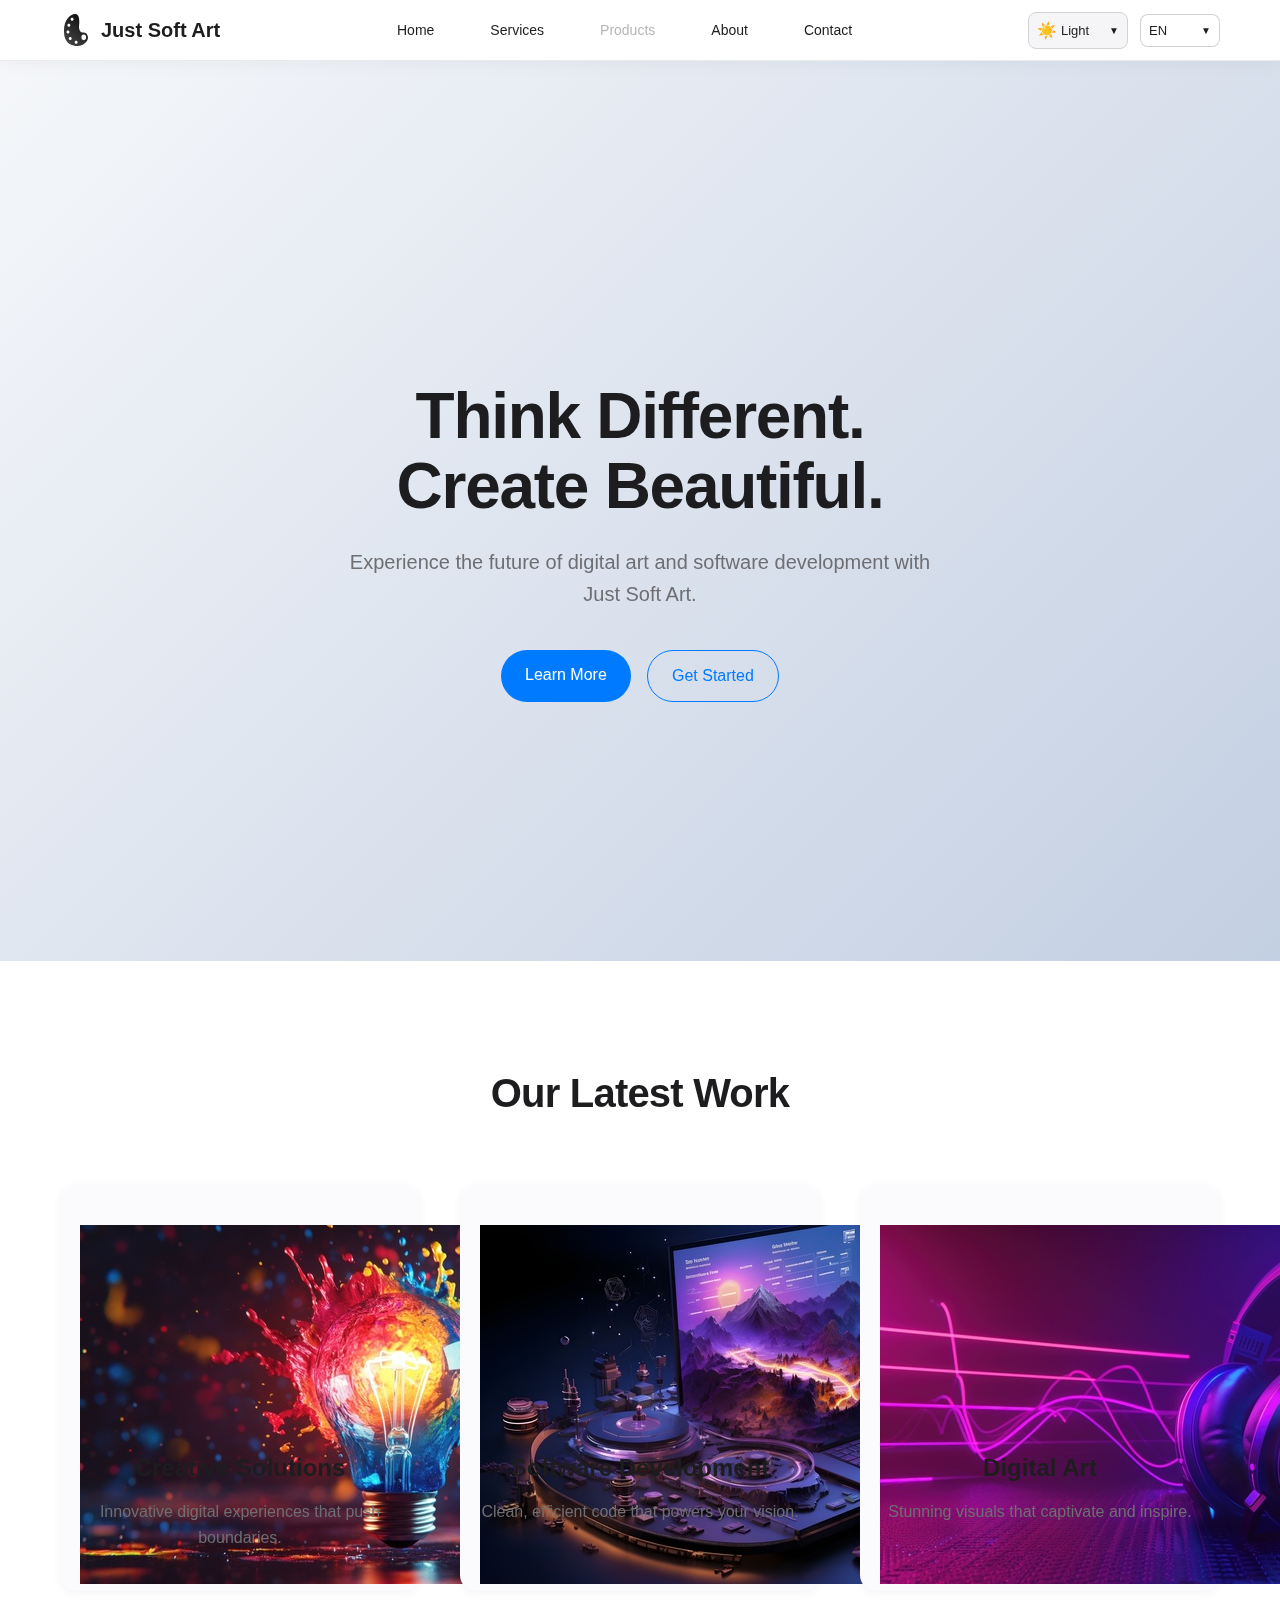
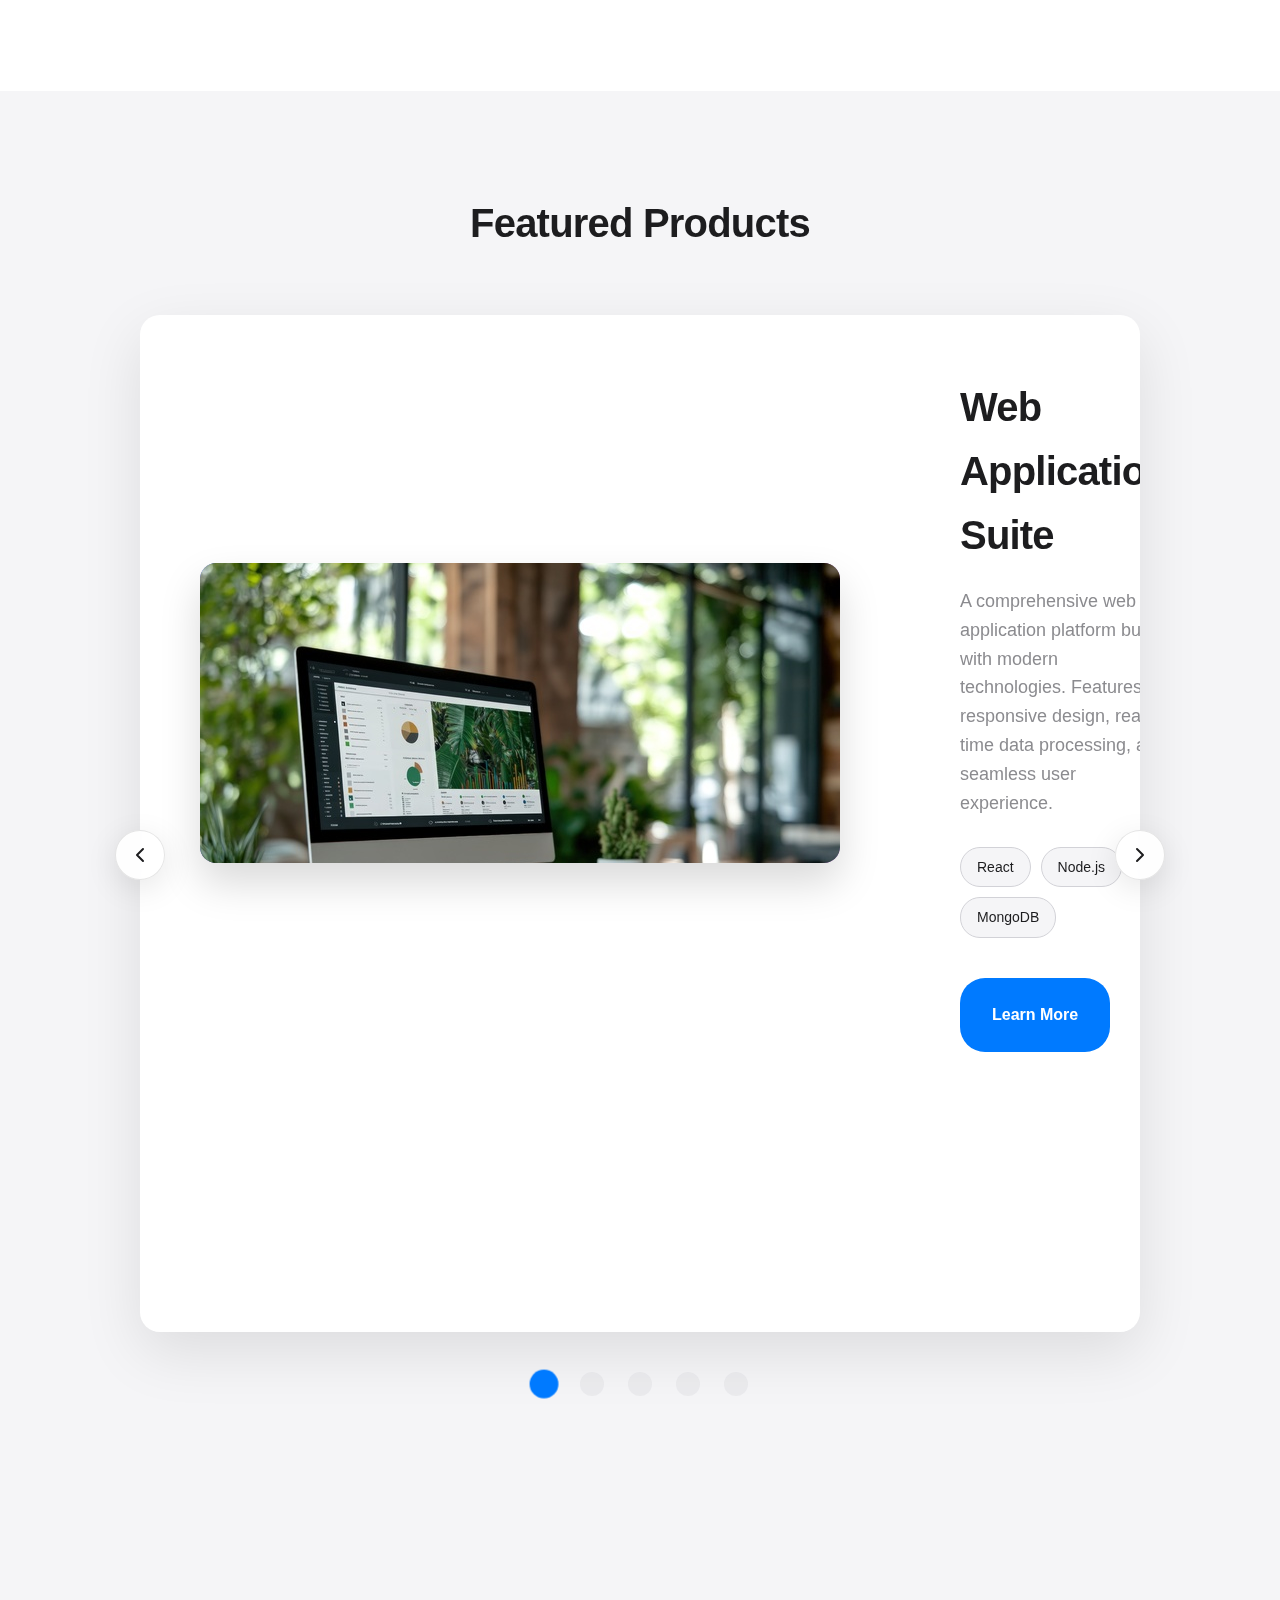
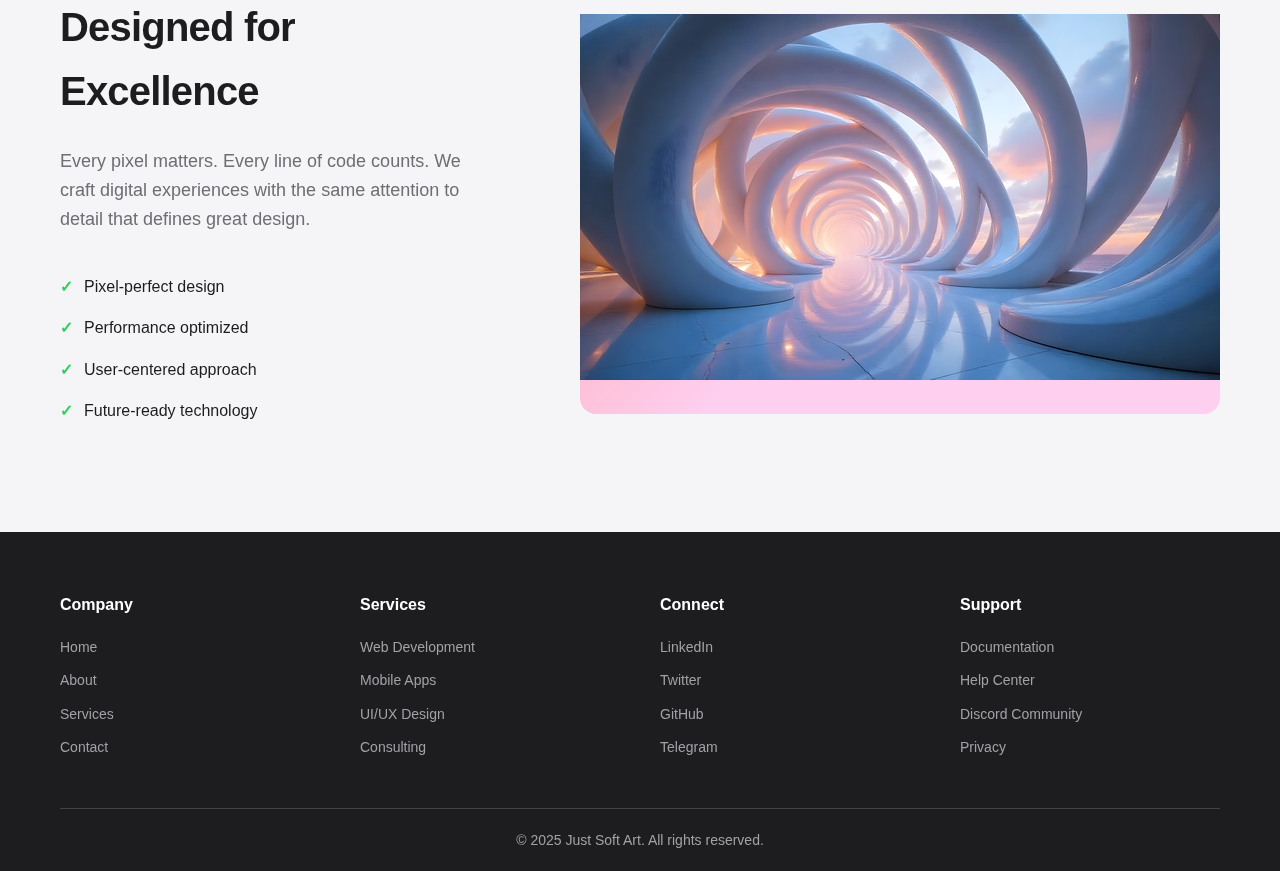
<file: index.html>
<!DOCTYPE html>
<html lang="en">
    <head>
        <meta charset="UTF-8">
        <meta name="viewport" content="width=device-width, initial-scale=1.0">
        <title data-translate="page.home.title">Just Soft Art</title>
        <meta name="description" content="Just Soft Art - Digital art and software development">
        <link rel="stylesheet" href="./base.css">
        <link rel="stylesheet" href="./themes/light.css" id="theme-stylesheet">
        <link rel="icon" type="image/png" sizes="32x32" href="./assets/img/jsa-dark-favicon.png?v=1">
        <link rel="icon" type="image/png" sizes="16x16" href="./assets/img/jsa-dark-favicon.png?v=1">
        <link rel="shortcut icon" href="./assets/img/jsa-dark-favicon.png?v=1">
        <link rel="apple-touch-icon" href="./assets/img/jsa-dark-favicon.png?v=1">
    </head>
    <body>
        <!-- Navigation -->
        <nav class="navbar">
            <div class="nav-container">
                <a href="index.html" class="nav-logo">
                    <img src="./assets/img/homeicon/jsa-light-homeicon.svg" alt="Just Soft Art Logo" class="logo-icon" id="logo-icon">
                    <span data-translate="common.companyName">Just Soft Art</span>
                </a>
                <ul class="nav-menu">
                    <li><a href="#home" data-translate="nav.home">Home</a></li>
                    <li><a href="services.html" data-translate="nav.services">Services</a></li>
                    <li><a href="#products" class="inactive" data-translate="nav.products">Products</a></li>
                    <li><a href="about.html" data-translate="nav.about">About</a></li>
                    <li><a href="contact.html" data-translate="nav.contact">Contact</a></li>
                </ul>
                <div class="nav-controls">
                    <div class="theme-dropdown" id="theme-dropdown">
                        <button class="theme-toggle-btn" id="theme-toggle-btn">
                            <span class="theme-icon">☀️</span>
                            <span class="theme-text" data-translate="theme.light">Light</span>
                            <span class="dropdown-arrow">▼</span>
                        </button>
                        <div class="theme-dropdown-menu" id="theme-dropdown-menu">
                            <button class="theme-option active" data-theme="light">
                                <span class="theme-option-icon">☀️</span>
                                <span data-translate="theme.light">Light</span>
                            </button>
                            <button class="theme-option" data-theme="dark">
                                <span class="theme-option-icon">🌙</span>
                                <span data-translate="theme.dark">Dark</span>
                            </button>

                        </div>
                    </div>
                    <div class="language-dropdown" id="language-dropdown">
                        <button class="language-toggle-btn" id="language-toggle-btn">
                            <span class="language-text">EN</span>
                            <span class="dropdown-arrow">▼</span>
                        </button>
                        <div class="language-dropdown-menu" id="language-dropdown-menu">
                            <div class="language-grid">
                                <button class="language-option active" data-language="en">
                                    <span class="language-name" data-translate="language.english">English</span>
                                    <span class="language-code">EN</span>
                                </button>
                                <button class="language-option" data-language="de">
                                    <span class="language-name" data-translate="language.german">German</span>
                                    <span class="language-code">DE</span>
                                </button>
                                <button class="language-option" data-language="fr">
                                    <span class="language-name" data-translate="language.french">French</span>
                                    <span class="language-code">FR</span>
                                </button>
                                <button class="language-option" data-language="it">
                                    <span class="language-name" data-translate="language.italian">Italian</span>
                                    <span class="language-code">IT</span>
                                </button>
                                <button class="language-option" data-language="es">
                                    <span class="language-name" data-translate="language.spanish">Spanish</span>
                                    <span class="language-code">ES</span>
                                </button>
                                <button class="language-option" data-language="pl">
                                    <span class="language-name" data-translate="language.polish">Polish</span>
                                    <span class="language-code">PL</span>
                                </button>
                                <button class="language-option" data-language="ro">
                                    <span class="language-name" data-translate="language.romanian">Romanian</span>
                                    <span class="language-code">RO</span>
                                </button>
                                <button class="language-option" data-language="nl">
                                    <span class="language-name" data-translate="language.dutch">Dutch</span>
                                    <span class="language-code">NL</span>
                                </button>
                                <button class="language-option" data-language="ua">
                                    <span class="language-name" data-translate="language.ukrainian">Ukrainian</span>
                                    <span class="language-code">UA</span>
                                </button>
                            </div>
                        </div>
                    </div>
                    <div class="hamburger" id="hamburger">
                        <span></span>
                        <span></span>
                        <span></span>
                    </div>
                </div>
            </div>
        </nav>

        <!-- Hero Section -->
        <section class="hero" id="home">
            <div class="hero-content">
                <h1 class="hero-title" data-translate="home.hero.title">Think Different.<br>Create Beautiful.</h1>
                <p class="hero-subtitle" data-translate="home.hero.subtitle">Experience the future of digital art and software development with Just Soft Art.</p>
                <div class="hero-buttons">
                    <a href="services.html" class="btn-primary" data-translate="home.hero.learnMore">Learn More</a>
                    <a href="contact.html" class="btn-secondary" data-translate="home.hero.getStarted">Get Started</a>
                </div>
            </div>
        </section>

        <!-- Product Showcase -->
        <section class="product-showcase">
            <div class="container">
                <h2 class="section-title" data-translate="home.showcase.title">Our Latest Work</h2>
                <div class="product-grid">
                    <div class="product-card">
                        <div class="product-image">
                            <img src="./assets/img/index/creativesol.jpg" alt="Creative Solutions" loading="lazy">
                        </div>
                        <h3 data-translate="home.showcase.creative.title">Creative Solutions</h3>
                        <p data-translate="home.showcase.creative.description">Innovative digital experiences that push boundaries.</p>
                    </div>
                    <div class="product-card">
                        <div class="product-image">
                            <img src="./assets/img/index/softwaredev.jpg" alt="Software Development" loading="lazy">
                        </div>
                        <h3 data-translate="home.showcase.software.title">Software Development</h3>
                        <p data-translate="home.showcase.software.description">Clean, efficient code that powers your vision.</p>
                    </div>
                    <div class="product-card">
                        <div class="product-image">
                            <img src="./assets/img/index/dgtart.jpg" alt="Digital Art" loading="lazy">
                        </div>
                        <h3 data-translate="home.showcase.digitalArt.title">Digital Art</h3>
                        <p data-translate="home.showcase.digitalArt.description">Stunning visuals that captivate and inspire.</p>
                    </div>
                </div>
            </div>
        </section>

        <!-- Product Carousel Section -->
        <section class="product-carousel-section">
            <div class="container">
                <h2 class="section-title" data-translate="home.carousel.title">Featured Products</h2>
                <div class="carousel-container">
                    <div class="carousel-wrapper">
                        <div class="carousel-track" id="carousel-track">
                            <!-- Product 1 -->
                            <div class="carousel-slide active">
                                <div class="carousel-content">
                                    <div class="carousel-image">
                                        <div class="product-preview">
                                            <img src="./assets/img/index/webapp.jpg" alt="Web Application Suite" loading="lazy">
                                        </div>
                                    </div>
                                    <div class="carousel-info">
                                        <h3 data-translate="home.carousel.webApp.title">Web Application Suite</h3>
                                        <p data-translate="home.carousel.webApp.description">A comprehensive web application platform built with modern technologies. Features responsive design, real-time data processing, and seamless user experience.</p>
                                        <div class="carousel-features">
                                            <span class="feature-tag" data-translate="home.carousel.feature.react">React</span>
                                            <span class="feature-tag" data-translate="home.carousel.feature.nodejs">Node.js</span>
                                            <span class="feature-tag" data-translate="home.carousel.feature.mongodb">MongoDB</span>
                                        </div>
                                        <a href="services.html" class="carousel-btn" data-translate="home.carousel.learnMore">Learn More</a>
                                    </div>
                                </div>
                            </div>
                            
                            <!-- Product 2 -->
                            <div class="carousel-slide">
                                <div class="carousel-content">
                                    <div class="carousel-image">
                                        <div class="product-preview">
                                            <img src="./assets/img/index/mobileapp.jpg" alt="Mobile App Design" loading="lazy">
                                        </div>
                                    </div>
                                    <div class="carousel-info">
                                        <h3 data-translate="home.carousel.mobileApp.title">Mobile App Design</h3>
                                        <p data-translate="home.carousel.mobileApp.description">Stunning mobile application designs that combine beautiful aesthetics with intuitive user experience. Optimized for both iOS and Android platforms.</p>
                                        <div class="carousel-features">
                                            <span class="feature-tag" data-translate="home.carousel.feature.uiux">UI/UX</span>
                                            <span class="feature-tag" data-translate="home.carousel.feature.figma">Figma</span>
                                            <span class="feature-tag" data-translate="home.carousel.feature.prototyping">Prototyping</span>
                                        </div>
                                        <a href="services.html" class="carousel-btn" data-translate="home.carousel.learnMore">Learn More</a>
                                    </div>
                                </div>
                            </div>
                            
                            <!-- Product 3 -->
                            <div class="carousel-slide">
                                <div class="carousel-content">
                                    <div class="carousel-image">
                                        <div class="product-preview">
                                            <img src="./assets/img/index/brandident.jpg" alt="Brand Identity System" loading="lazy">
                                        </div>
                                    </div>
                                    <div class="carousel-info">
                                        <h3 data-translate="home.carousel.brandIdentity.title">Brand Identity System</h3>
                                        <p data-translate="home.carousel.brandIdentity.description">Complete brand identity packages including logo design, color palettes, typography, and brand guidelines for consistent visual communication.</p>
                                        <div class="carousel-features">
                                            <span class="feature-tag" data-translate="home.carousel.feature.branding">Branding</span>
                                            <span class="feature-tag" data-translate="home.carousel.feature.logoDesign">Logo Design</span>
                                            <span class="feature-tag" data-translate="home.carousel.feature.guidelines">Guidelines</span>
                                        </div>
                                        <a href="services.html" class="carousel-btn" data-translate="home.carousel.learnMore">Learn More</a>
                                    </div>
                                </div>
                            </div>
                            
                            <!-- Product 4 -->
                            <div class="carousel-slide">
                                <div class="carousel-content">
                                    <div class="carousel-image">
                                        <div class="product-preview">
                                            <img src="./assets/img/index/ecommerce.jpg" alt="E-Commerce Platform" loading="lazy">
                                        </div>
                                    </div>
                                    <div class="carousel-info">
                                        <h3 data-translate="home.carousel.ecommerce.title">E-Commerce Platform</h3>
                                        <p data-translate="home.carousel.ecommerce.description">Full-featured e-commerce solution with payment integration, inventory management, and analytics dashboard. Built for scalability and performance.</p>
                                        <div class="carousel-features">
                                            <span class="feature-tag" data-translate="home.carousel.feature.ecommerce">E-Commerce</span>
                                            <span class="feature-tag" data-translate="home.carousel.feature.payment">Payment</span>
                                            <span class="feature-tag" data-translate="home.carousel.feature.analytics">Analytics</span>
                                        </div>
                                        <a href="services.html" class="carousel-btn" data-translate="home.carousel.learnMore">Learn More</a>
                                    </div>
                                </div>
                            </div>
                            
                            <!-- Product 5 - Custom Solutions -->
                            <div class="carousel-slide">
                                <div class="carousel-content custom-solution">
                                    <div class="carousel-image">
                                        <div class="product-preview">
                                            <img src="./assets/img/index/smthuniq.jpg" alt="Custom Solutions" loading="lazy">
                                        </div>
                                    </div>
                                    <div class="carousel-info">
                                        <h3 data-translate="home.carousel.custom.title">Something Unique in Mind?</h3>
                                        <p data-translate="home.carousel.custom.description">Don't see exactly what you're looking for? We love tackling unique challenges! From custom software solutions to innovative digital experiences, we bring your wildest ideas to life.</p>
                                        <div class="carousel-features">
                                            <span class="feature-tag" data-translate="home.carousel.feature.customSolutions">Custom Solutions</span>
                                            <span class="feature-tag" data-translate="home.carousel.feature.innovation">Innovation</span>
                                            <span class="feature-tag" data-translate="home.carousel.feature.consultation">Consultation</span>
                                        </div>
                                        <a href="contact.html" class="carousel-btn contact-btn" data-translate="home.carousel.custom.letsTalk">Let's Talk!</a>
                                    </div>
                                </div>
                            </div>
                        </div>
                    </div>
                    
                    <!-- Carousel Navigation -->
                    <div class="carousel-nav">
                        <button class="carousel-prev" id="carousel-prev">
                            <svg width="24" height="24" viewBox="0 0 24 24" fill="none">
                                <path d="M15 18L9 12L15 6" stroke="currentColor" stroke-width="2" stroke-linecap="round" stroke-linejoin="round"/>
                            </svg>
                        </button>
                        <button class="carousel-next" id="carousel-next">
                            <svg width="24" height="24" viewBox="0 0 24 24" fill="none">
                                <path d="M9 18L15 12L9 6" stroke="currentColor" stroke-width="2" stroke-linecap="round" stroke-linejoin="round"/>
                            </svg>
                        </button>
                    </div>
                    
                    <!-- Carousel Indicators -->
                    <div class="carousel-indicators" id="carousel-indicators">
                        <button class="indicator active" data-slide="0"></button>
                        <button class="indicator" data-slide="1"></button>
                        <button class="indicator" data-slide="2"></button>
                        <button class="indicator" data-slide="3"></button>
                        <button class="indicator" data-slide="4"></button>
                    </div>
                </div>
            </div>
        </section>

        <!-- Features Section -->
        <section class="features">
            <div class="container">
                <div class="feature-content">
                    <div class="feature-text">
                        <h2 data-translate="home.features.title">Designed for Excellence</h2>
                        <p data-translate="home.features.description">Every pixel matters. Every line of code counts. We craft digital experiences with the same attention to detail that defines great design.</p>
                        <ul class="feature-list">
                            <li data-translate="home.features.pixelPerfect">Pixel-perfect design</li>
                            <li data-translate="home.features.performance">Performance optimized</li>
                            <li data-translate="home.features.userCentered">User-centered approach</li>
                            <li data-translate="home.features.futureReady">Future-ready technology</li>
                        </ul>
                    </div>
                    <div class="feature-visual">
                        <img src="./assets/img/index/designedwithexelence.jpg" alt="Designed for Excellence" loading="lazy">
                    </div>
                </div>
            </div>
        </section>

        <!-- Footer -->
        <footer class="footer">
            <div class="container">
                <div class="footer-content">
                    <div class="footer-section">
                        <h4 data-translate="footer.company">Company</h4>
                        <ul>
                            <li><a href="index.html" data-translate="nav.home">Home</a></li>
                            <li><a href="about.html" data-translate="nav.about">About</a></li>
                            <li><a href="services.html" data-translate="nav.services">Services</a></li>
                            <li><a href="contact.html" data-translate="nav.contact">Contact</a></li>
                        </ul>
                    </div>
                    <div class="footer-section">
                        <h4 data-translate="footer.services">Services</h4>
                        <ul>
                            <li><a href="#" data-translate="footer.webDevelopment">Web Development</a></li>
                            <li><a href="#" data-translate="footer.mobileApps">Mobile Apps</a></li>
                            <li><a href="#" data-translate="footer.uiUxDesign">UI/UX Design</a></li>
                            <li><a href="#" data-translate="footer.consulting">Consulting</a></li>
                        </ul>
                    </div>
                    <div class="footer-section">
                        <h4 data-translate="footer.connect">Connect</h4>
                        <ul>
                            <li><a href="#" class="inactive" title="Work in Progress" data-translate="footer.linkedin" data-translate-title="common.workInProgress">LinkedIn</a></li>
                            <li><a href="#" class="inactive" title="Work in Progress" data-translate="footer.twitter" data-translate-title="common.workInProgress">Twitter</a></li>
                            <li><a href="#" class="inactive" title="Work in Progress" data-translate="footer.github" data-translate-title="common.workInProgress">GitHub</a></li>
                            <li><a href="#" class="inactive" title="Work in Progress" data-translate="footer.telegram" data-translate-title="common.workInProgress">Telegram</a></li>
                        </ul>
                    </div>
                    <div class="footer-section">
                        <h4 data-translate="footer.support">Support</h4>
                        <ul>
                            <li><a href="#" class="inactive" title="Work in Progress" data-translate="footer.documentation" data-translate-title="common.workInProgress">Documentation</a></li>
                            <li><a href="#" class="inactive" title="Work in Progress" data-translate="footer.helpCenter" data-translate-title="common.workInProgress">Help Center</a></li>
                            <li><a href="https://discord.gg/JZKRNnqdkZ" data-translate="footer.discord">Discord Community</a></li>
                            <li><a href="privacy.html" data-translate="footer.privacy">Privacy</a></li>
                        </ul>
                    </div>
                </div>
                <div class="footer-bottom">
                    <p data-translate="footer.copyright">&copy; 2025 Just Soft Art. All rights reserved.</p>
                </div>
            </div>
        </footer>
        
        <script src="./scripts.js"></script>
    </body>
</html>
</file>
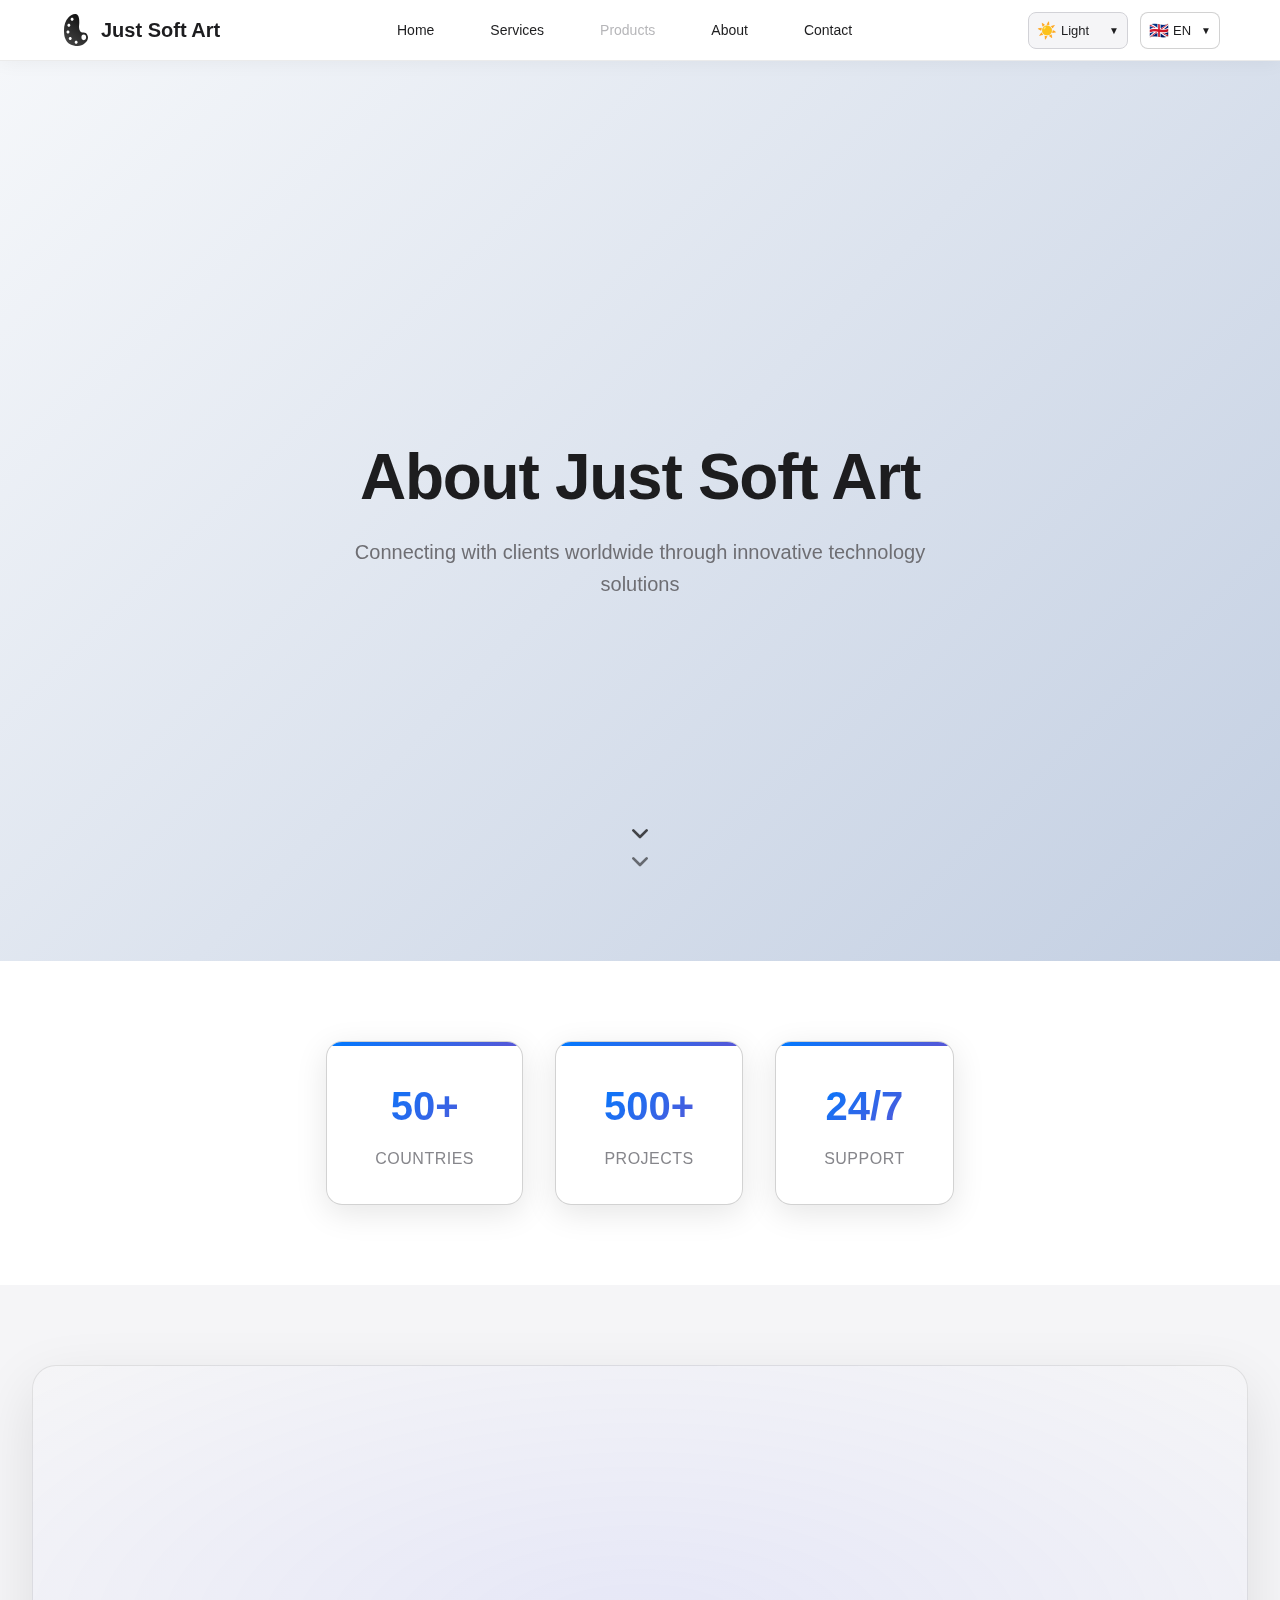
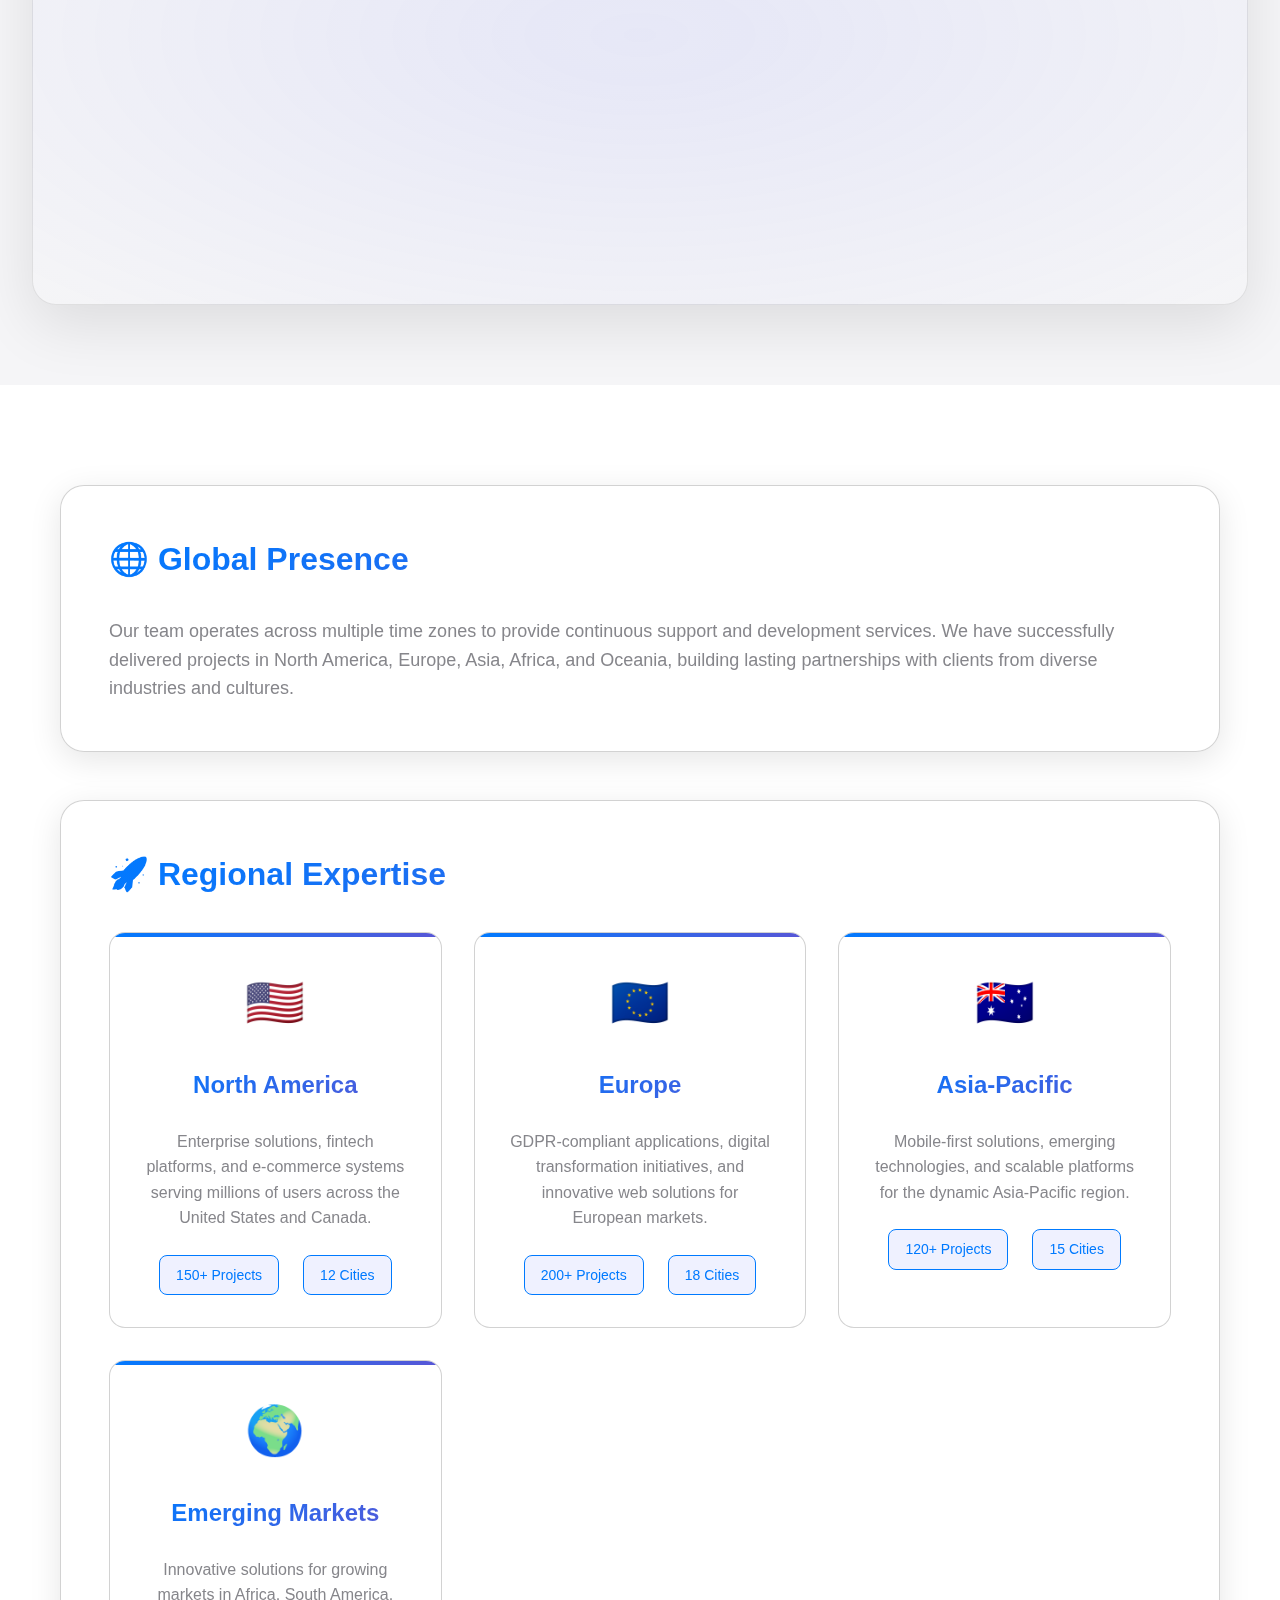
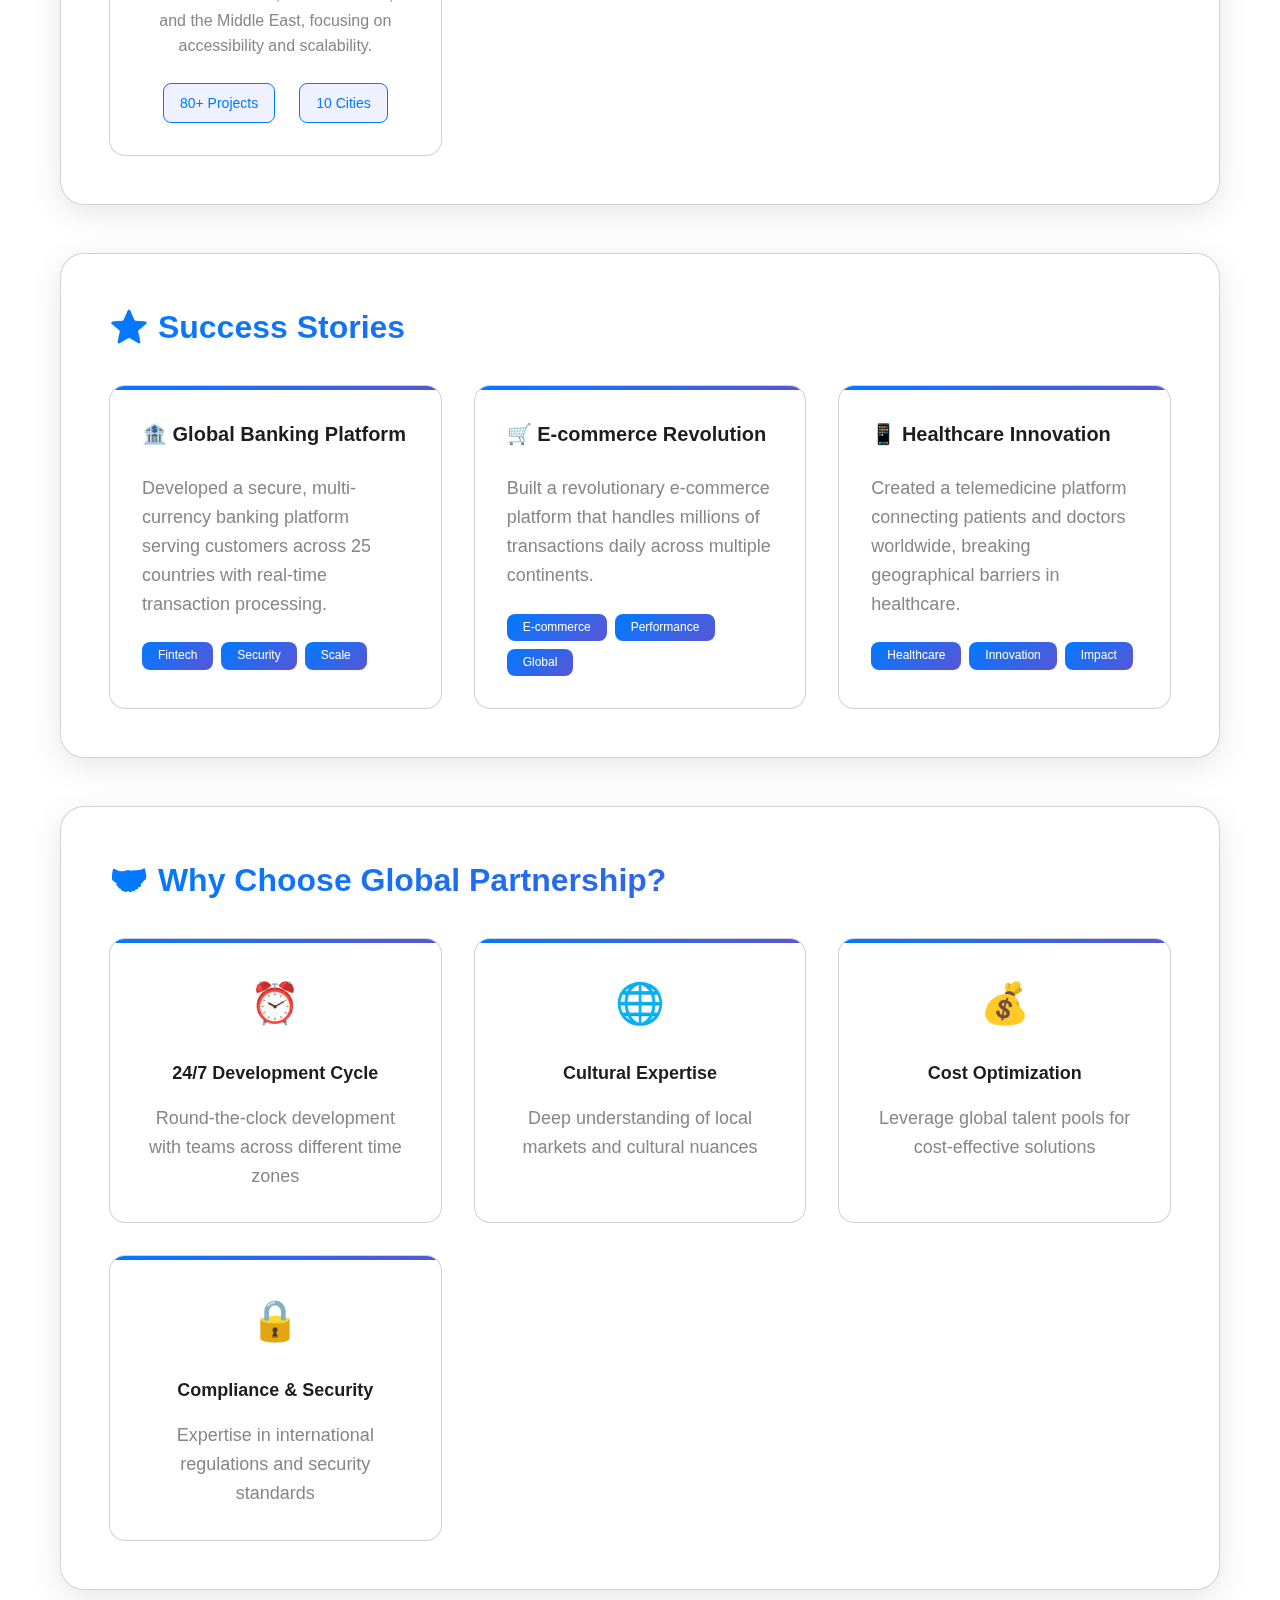
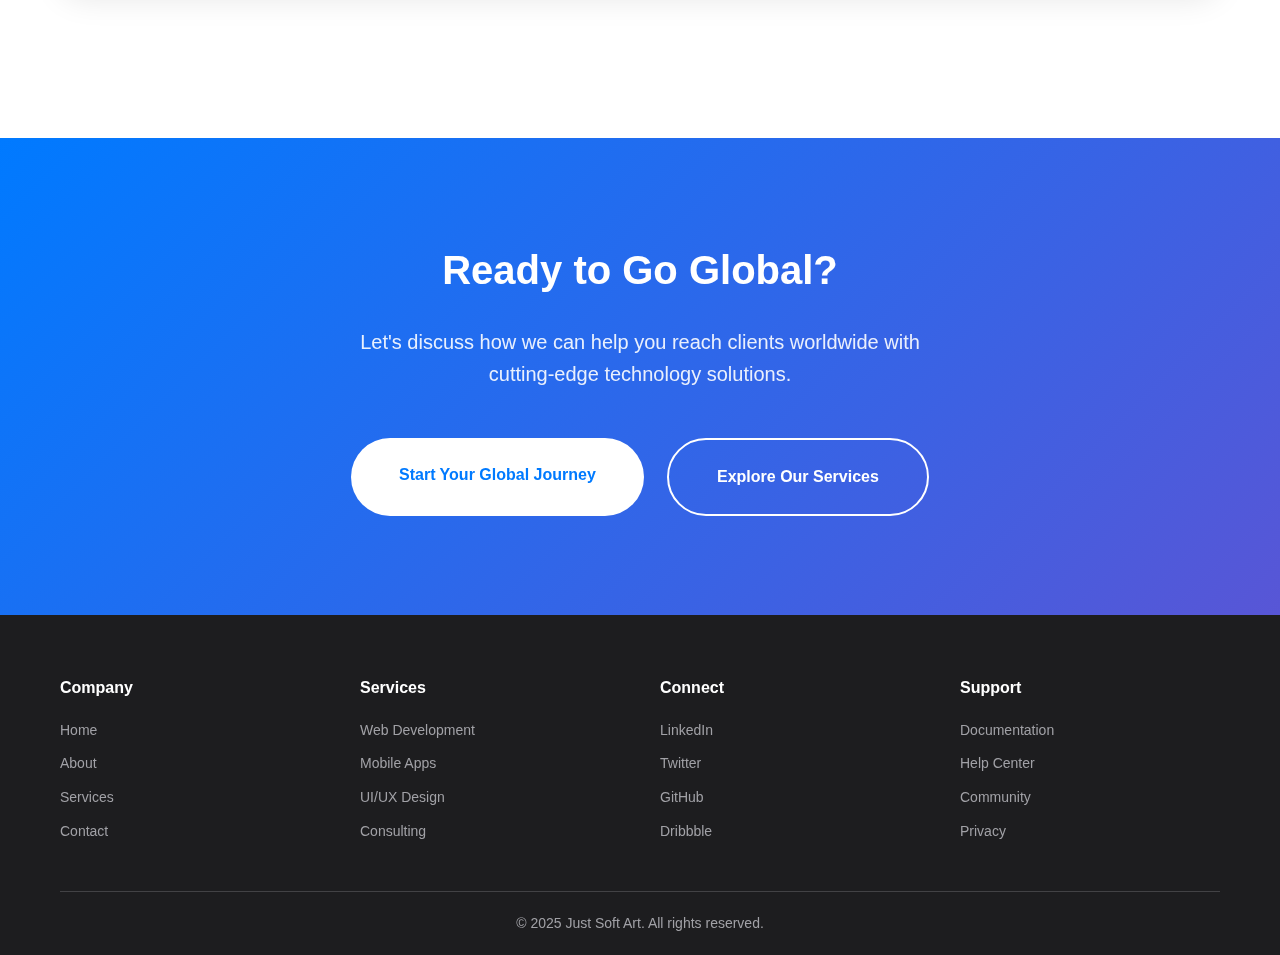
<file: about.html>
<!DOCTYPE html>
<html lang="en">
<head>
    <meta charset="UTF-8">
    <meta name="viewport" content="width=device-width, initial-scale=1.0">
    <title>About - Just Soft Art</title>
    <link rel="stylesheet" href="./base.css">
    <link rel="stylesheet" href="./themes/light.css" id="theme-stylesheet">
    <link rel="icon" href="./jsa-favicon.svg" type="image/svg+xml">
</head>
<body>
    <!-- Navigation -->
    <nav class="navbar">
        <div class="nav-container">
            <a href="./index.html" class="nav-logo">
                <img src="./assets/img/homeicon/jsa-light-homeicon.svg" alt="Just Soft Art" class="logo-icon" id="logo-icon">
                <span>Just Soft Art</span>
            </a>
            
            <ul class="nav-menu" id="nav-menu">
                <li><a href="index.html">Home</a></li>
                <li><a href="services.html">Services</a></li>
                <li><a href="#products" class="inactive">Products</a></li>
                <li><a href="about.html">About</a></li>
                <li><a href="contact.html">Contact</a></li>
            </ul>
            
            <div class="nav-controls">
                <!-- Theme Dropdown -->
                <div class="theme-dropdown" id="theme-dropdown">
                    <button class="theme-toggle-btn" id="theme-toggle-btn">
                        <span class="theme-icon" id="theme-icon">☀️</span>
                        <span class="theme-text" id="theme-text">Light</span>
                        <span class="dropdown-arrow">▼</span>
                    </button>
                    <div class="theme-dropdown-menu" id="theme-dropdown-menu">
                        <button class="theme-option" data-theme="light">
                            <span class="theme-option-icon">☀️</span>
                            Light
                        </button>
                        <button class="theme-option" data-theme="dark">
                            <span class="theme-option-icon">🌙</span>
                            Dark
                        </button>
                        <button class="theme-option" data-theme="high-contrast">
                            <span class="theme-option-icon">⚫</span>
                            Contrast
                        </button>
                    </div>
                </div>

                <!-- Language Dropdown -->
                <div class="language-dropdown" id="language-dropdown">
                    <button class="language-toggle-btn" id="language-toggle-btn">
                        <span class="language-icon" id="language-icon">��</span>
                        <span class="language-text" id="language-text">EN</span>
                        <span class="dropdown-arrow">▼</span>
                    </button>
                    <div class="language-dropdown-menu" id="language-dropdown-menu">
                        <div class="language-grid">
                            <button class="language-option active" data-language="en" data-flag="��">
                                <span class="language-flag">��</span>
                                <span class="language-name">English</span>
                                <span class="language-code">EN</span>
                            </button>
                            <button class="language-option" data-language="de" data-flag="��">
                                <span class="language-flag">��</span>
                                <span class="language-name">German</span>
                                <span class="language-code">DE</span>
                            </button>
                            <button class="language-option" data-language="fr" data-flag="🇫🇷">
                                <span class="language-flag">🇫🇷</span>
                                <span class="language-name">French</span>
                                <span class="language-code">FR</span>
                            </button>
                            <button class="language-option" data-language="it" data-flag="��">
                                <span class="language-flag">��</span>
                                <span class="language-name">Italian</span>
                                <span class="language-code">IT</span>
                            </button>
                            <button class="language-option" data-language="es" data-flag="��">
                                <span class="language-flag">��</span>
                                <span class="language-name">Spanish</span>
                                <span class="language-code">ES</span>
                            </button>
                            <button class="language-option" data-language="pl" data-flag="🇵�">
                                <span class="language-flag">🇵�</span>
                                <span class="language-name">Polish</span>
                                <span class="language-code">PL</span>
                            </button>
                            <button class="language-option" data-language="ro" data-flag="🇷�">
                                <span class="language-flag">🇷�</span>
                                <span class="language-name">Romanian</span>
                                <span class="language-code">RO</span>
                            </button>
                            <button class="language-option" data-language="nl" data-flag="��">
                                <span class="language-flag">��</span>
                                <span class="language-name">Dutch</span>
                                <span class="language-code">NL</span>
                            </button>
                            <button class="language-option" data-language="ua" data-flag="�🇦">
                                <span class="language-flag">�🇦</span>
                                <span class="language-name">Ukrainian</span>
                                <span class="language-code">UA</span>
                            </button>
                        </div>
                    </div>
                </div>

                <!-- Mobile Hamburger -->
                <div class="hamburger" id="hamburger">
                    <span></span>
                    <span></span>
                    <span></span>
                </div>
            </div>
        </div>
    </nav>

    <!-- About Hero -->
    <section class="hero about-hero">
        <div class="hero-content">
            <h1 class="hero-title">About Just Soft Art</h1>
            <p class="hero-subtitle">Connecting with clients worldwide through innovative technology solutions</p>
        </div>
        <div class="scroll-indicator">
            <div class="scroll-arrow">
                <svg width="24" height="24" viewBox="0 0 24 24" fill="none">
                    <path d="M7 13L12 18L17 13" stroke="currentColor" stroke-width="2" stroke-linecap="round" stroke-linejoin="round"/>
                </svg>
            </div>
            <div class="scroll-arrow scroll-arrow-2">
                <svg width="24" height="24" viewBox="0 0 24 24" fill="none">
                    <path d="M7 13L12 18L17 13" stroke="currentColor" stroke-width="2" stroke-linecap="round" stroke-linejoin="round"/>
                </svg>
            </div>
        </div>
    </section>

    <!-- Global Stats Section -->
    <section class="global-stats-section">
        <div class="container">
            <div class="global-stats">
                <div class="stat-item">
                    <span class="stat-number">50+</span>
                    <span class="stat-label">Countries</span>
                </div>
                <div class="stat-item">
                    <span class="stat-number">500+</span>
                    <span class="stat-label">Projects</span>
                </div>
                <div class="stat-item">
                    <span class="stat-number">24/7</span>
                    <span class="stat-label">Support</span>
                </div>
            </div>
        </div>
    </section>

    <!-- Interactive World Map -->
    <section class="world-map-section">
        <div class="world-map-container" id="world-map-container">
            <canvas id="world-map-canvas"></canvas>
        </div>
    </section>

    <!-- Global Information -->
    <section class="global-info-section">
        <div class="container">
            <div class="info-content">
                <div class="info-section">
                    <h2>🌐 Global Presence</h2>
                    <p>Our team operates across multiple time zones to provide continuous support and development services. We have successfully delivered projects in North America, Europe, Asia, Africa, and Oceania, building lasting partnerships with clients from diverse industries and cultures.</p>
                </div>
                
                <div class="info-section">
                    <h2>🚀 Regional Expertise</h2>
                    <div class="region-grid">
                        <div class="region-card">
                            <div class="region-icon">🇺🇸</div>
                            <h3>North America</h3>
                            <p>Enterprise solutions, fintech platforms, and e-commerce systems serving millions of users across the United States and Canada.</p>
                            <div class="region-stats">
                                <span>150+ Projects</span>
                                <span>12 Cities</span>
                            </div>
                        </div>
                        <div class="region-card">
                            <div class="region-icon">🇪🇺</div>
                            <h3>Europe</h3>
                            <p>GDPR-compliant applications, digital transformation initiatives, and innovative web solutions for European markets.</p>
                            <div class="region-stats">
                                <span>200+ Projects</span>
                                <span>18 Cities</span>
                            </div>
                        </div>
                        <div class="region-card">
                            <div class="region-icon">🇦🇺</div>
                            <h3>Asia-Pacific</h3>
                            <p>Mobile-first solutions, emerging technologies, and scalable platforms for the dynamic Asia-Pacific region.</p>
                            <div class="region-stats">
                                <span>120+ Projects</span>
                                <span>15 Cities</span>
                            </div>
                        </div>
                        <div class="region-card">
                            <div class="region-icon">🌍</div>
                            <h3>Emerging Markets</h3>
                            <p>Innovative solutions for growing markets in Africa, South America, and the Middle East, focusing on accessibility and scalability.</p>
                            <div class="region-stats">
                                <span>80+ Projects</span>
                                <span>10 Cities</span>
                            </div>
                        </div>
                    </div>
                </div>
                
                <div class="info-section">
                    <h2>⭐ Success Stories</h2>
                    <div class="success-stories">
                        <div class="story-card">
                            <h4>🏦 Global Banking Platform</h4>
                            <p>Developed a secure, multi-currency banking platform serving customers across 25 countries with real-time transaction processing.</p>
                            <div class="story-tags">
                                <span>Fintech</span>
                                <span>Security</span>
                                <span>Scale</span>
                            </div>
                        </div>
                        <div class="story-card">
                            <h4>🛒 E-commerce Revolution</h4>
                            <p>Built a revolutionary e-commerce platform that handles millions of transactions daily across multiple continents.</p>
                            <div class="story-tags">
                                <span>E-commerce</span>
                                <span>Performance</span>
                                <span>Global</span>
                            </div>
                        </div>
                        <div class="story-card">
                            <h4>📱 Healthcare Innovation</h4>
                            <p>Created a telemedicine platform connecting patients and doctors worldwide, breaking geographical barriers in healthcare.</p>
                            <div class="story-tags">
                                <span>Healthcare</span>
                                <span>Innovation</span>
                                <span>Impact</span>
                            </div>
                        </div>
                    </div>
                </div>

                <div class="info-section">
                    <h2>🤝 Why Choose Global Partnership?</h2>
                    <div class="benefits-grid">
                        <div class="benefit-item">
                            <div class="benefit-icon">⏰</div>
                            <h4>24/7 Development Cycle</h4>
                            <p>Round-the-clock development with teams across different time zones</p>
                        </div>
                        <div class="benefit-item">
                            <div class="benefit-icon">🌐</div>
                            <h4>Cultural Expertise</h4>
                            <p>Deep understanding of local markets and cultural nuances</p>
                        </div>
                        <div class="benefit-item">
                            <div class="benefit-icon">💰</div>
                            <h4>Cost Optimization</h4>
                            <p>Leverage global talent pools for cost-effective solutions</p>
                        </div>
                        <div class="benefit-item">
                            <div class="benefit-icon">🔒</div>
                            <h4>Compliance & Security</h4>
                            <p>Expertise in international regulations and security standards</p>
                        </div>
                    </div>
                </div>
            </div>
        </div>
    </section>

    <!-- Call to Action -->
    <section class="global-cta">
        <div class="container">
            <div class="cta-content">
                <h2>Ready to Go Global?</h2>
                <p>Let's discuss how we can help you reach clients worldwide with cutting-edge technology solutions.</p>
                <div class="cta-buttons">
                    <a href="./contact.html" class="btn-primary">Start Your Global Journey</a>
                    <a href="./services.html" class="btn-secondary">Explore Our Services</a>
                </div>
            </div>
        </div>
    </section>

    <!-- Footer -->
    <footer class="footer">
        <div class="container">
            <div class="footer-content">
                <div class="footer-section">
                    <h4>Company</h4>
                    <ul>
                        <li><a href="index.html">Home</a></li>
                        <li><a href="about.html">About</a></li>
                        <li><a href="services.html">Services</a></li>
                        <li><a href="contact.html">Contact</a></li>
                    </ul>
                </div>
                <div class="footer-section">
                    <h4>Services</h4>
                    <ul>
                        <li><a href="#">Web Development</a></li>
                        <li><a href="#">Mobile Apps</a></li>
                        <li><a href="#">UI/UX Design</a></li>
                        <li><a href="#">Consulting</a></li>
                    </ul>
                </div>
                <div class="footer-section">
                    <h4>Connect</h4>
                    <ul>
                        <li><a href="#">LinkedIn</a></li>
                        <li><a href="#">Twitter</a></li>
                        <li><a href="#">GitHub</a></li>
                        <li><a href="#">Dribbble</a></li>
                    </ul>
                </div>
                <div class="footer-section">
                    <h4>Support</h4>
                    <ul>
                        <li><a href="#">Documentation</a></li>
                        <li><a href="#">Help Center</a></li>
                        <li><a href="#">Community</a></li>
                        <li><a href="#">Privacy</a></li>
                    </ul>
                </div>
            </div>
            <div class="footer-bottom">
                <p>&copy; 2025 Just Soft Art. All rights reserved.</p>
            </div>
        </div>
    </footer>
    
    <script src="./scripts.js"></script>
</body>
</html>
</file>
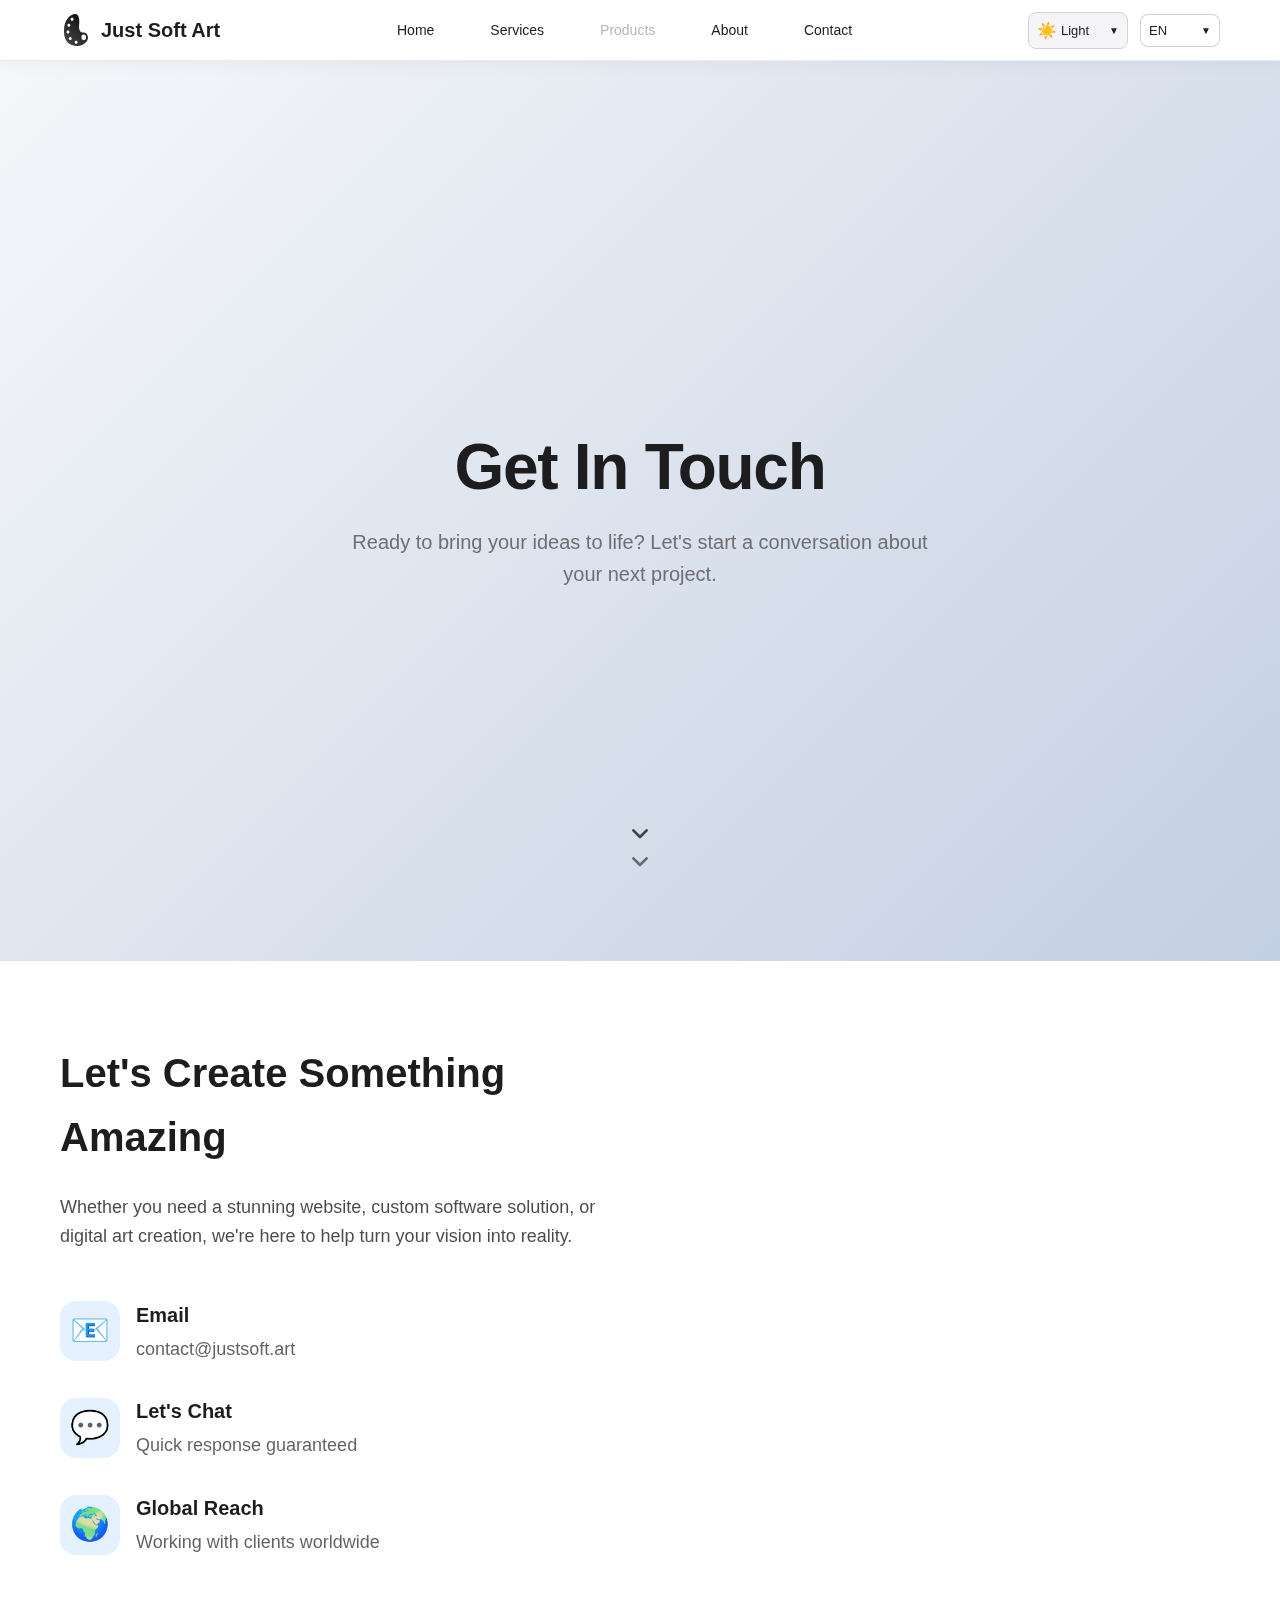
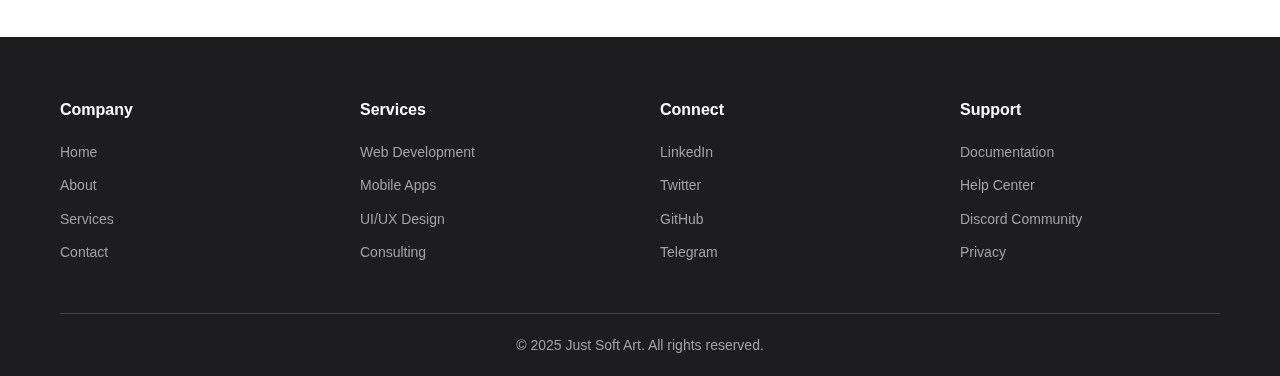
<file: contact.html>
<!DOCTYPE html>
<html lang="en">
    <head>
        <meta charset="UTF-8">
        <meta name="viewport" content="width=device-width, initial-scale=1.0">
        <title data-translate="page.contact.title">Contact - Just Soft Art</title>
        <meta name="description" content="Contact Just Soft Art - Get in touch for digital art and software development services">
        <link rel="stylesheet" href="./base.css">
        <link rel="stylesheet" href="./themes/light.css" id="theme-stylesheet">
        <link rel="icon" type="image/png" sizes="32x32" href="./assets/img/jsa-dark-favicon.png?v=1">
        <link rel="icon" type="image/png" sizes="16x16" href="./assets/img/jsa-dark-favicon.png?v=1">
        <link rel="shortcut icon" href="./assets/img/jsa-dark-favicon.png?v=1">
        <link rel="apple-touch-icon" href="./assets/img/jsa-dark-favicon.png?v=1">
    </head>
    <body>
        <!-- Navigation -->
        <nav class="navbar">
            <div class="nav-container">
                <a href="index.html" class="nav-logo">
                    <img src="./assets/img/homeicon/jsa-light-homeicon.svg" alt="Just Soft Art Logo" class="logo-icon" id="logo-icon">
                    <span data-translate="common.companyName">Just Soft Art</span>
                </a>
                <ul class="nav-menu">
                    <li><a href="index.html" data-translate="nav.home">Home</a></li>
                    <li><a href="services.html" data-translate="nav.services">Services</a></li>
                    <li><a href="#products" class="inactive" data-translate="nav.products">Products</a></li>
                    <li><a href="about.html" data-translate="nav.about">About</a></li>
                    <li><a href="contact.html" data-translate="nav.contact">Contact</a></li>
                </ul>
                <div class="nav-controls">
                    <div class="theme-dropdown" id="theme-dropdown">
                        <button class="theme-toggle-btn" id="theme-toggle-btn">
                            <span class="theme-icon">☀️</span>
                            <span class="theme-text" data-translate="theme.light">Light</span>
                            <span class="dropdown-arrow">▼</span>
                        </button>
                        <div class="theme-dropdown-menu" id="theme-dropdown-menu">
                            <button class="theme-option active" data-theme="light">
                                <span class="theme-option-icon">☀️</span>
                                <span data-translate="theme.light">Light</span>
                            </button>
                            <button class="theme-option" data-theme="dark">
                                <span class="theme-option-icon">🌙</span>
                                <span data-translate="theme.dark">Dark</span>
                            </button>

                        </div>
                    </div>
                    <div class="language-dropdown" id="language-dropdown">
                        <button class="language-toggle-btn" id="language-toggle-btn">
                            <span class="language-text">EN</span>
                            <span class="dropdown-arrow">▼</span>
                        </button>
                        <div class="language-dropdown-menu" id="language-dropdown-menu">
                            <div class="language-grid">
                                <button class="language-option active" data-language="en">
                                    <span class="language-name" data-translate="language.english">English</span>
                                    <span class="language-code">EN</span>
                                </button>
                                <button class="language-option" data-language="de">
                                    <span class="language-name" data-translate="language.german">German</span>
                                    <span class="language-code">DE</span>
                                </button>
                                <button class="language-option" data-language="fr">
                                    <span class="language-name" data-translate="language.french">French</span>
                                    <span class="language-code">FR</span>
                                </button>
                                <button class="language-option" data-language="it">
                                    <span class="language-name" data-translate="language.italian">Italian</span>
                                    <span class="language-code">IT</span>
                                </button>
                                <button class="language-option" data-language="es">
                                    <span class="language-name" data-translate="language.spanish">Spanish</span>
                                    <span class="language-code">ES</span>
                                </button>
                                <button class="language-option" data-language="pl">
                                    <span class="language-name" data-translate="language.polish">Polish</span>
                                    <span class="language-code">PL</span>
                                </button>
                                <button class="language-option" data-language="ro">
                                    <span class="language-name" data-translate="language.romanian">Romanian</span>
                                    <span class="language-code">RO</span>
                                </button>
                                <button class="language-option" data-language="nl">
                                    <span class="language-name" data-translate="language.dutch">Dutch</span>
                                    <span class="language-code">NL</span>
                                </button>
                                <button class="language-option" data-language="ua">
                                    <span class="language-name" data-translate="language.ukrainian">Ukrainian</span>
                                    <span class="language-code">UA</span>
                                </button>
                            </div>
                        </div>
                    </div>
                    <div class="hamburger" id="hamburger">
                        <span></span>
                        <span></span>
                        <span></span>
                    </div>
                </div>
            </div>
        </nav>

        <!-- Contact Hero Section -->
        <section class="hero contact-hero">
            <div class="hero-content">
                <h1 class="hero-title" data-translate="contact.hero.title">Get In Touch</h1>
                <p class="hero-subtitle" data-translate="contact.hero.subtitle">Ready to bring your ideas to life? Let's start a conversation about your next project.</p>
            </div>
            <div class="scroll-indicator">
                <div class="scroll-arrow">
                    <svg width="24" height="24" viewBox="0 0 24 24" fill="none">
                        <path d="M7 13L12 18L17 13" stroke="currentColor" stroke-width="2" stroke-linecap="round" stroke-linejoin="round"/>
                    </svg>
                </div>
                <div class="scroll-arrow scroll-arrow-2">
                    <svg width="24" height="24" viewBox="0 0 24 24" fill="none">
                        <path d="M7 13L12 18L17 13" stroke="currentColor" stroke-width="2" stroke-linecap="round" stroke-linejoin="round"/>
                    </svg>
                </div>
            </div>
        </section>

        <!-- Contact Form Section -->
        <section class="contact-section">
            <div class="container">
                <div class="contact-content">
                    <div class="contact-info">
                        <h2 data-translate="contact.info.title">Let's Create Something Amazing</h2>
                        <p data-translate="contact.info.description">Whether you need a stunning website, custom software solution, or digital art creation, we're here to help turn your vision into reality.</p>
                        
                        <div class="contact-methods">
                            <a href="mailto:contact@justsoft.art" class="contact-method">
                                <div class="contact-icon">📧</div>
                                <div class="contact-details">
                                    <h4 data-translate="contact.methods.email.title">Email</h4>
                                    <p>contact@justsoft.art</p>
                                </div>
                            </a>
                            
                            <div class="contact-method">
                                <div class="contact-icon">💬</div>
                                <div class="contact-details">
                                    <h4 data-translate="contact.methods.chat.title">Let's Chat</h4>
                                    <p data-translate="contact.methods.chat.description">Quick response guaranteed</p>
                                </div>
                            </div>
                            
                            <a href="./about.html" class="contact-method">
                                <div class="contact-icon">🌍</div>
                                <div class="contact-details">
                                    <h4 data-translate="contact.methods.global.title">Global Reach</h4>
                                    <p data-translate="contact.methods.global.description">Working with clients worldwide</p>
                                </div>
                            </a>
                        </div>
                    </div>
                    
                    <div class="contact-form-container" style="display: none;">
                        <form class="contact-form" id="contact-form">
                            <div class="form-group">
                                <label for="name" data-translate="contact.form.name">Name *</label>
                                <input type="text" id="name" name="name" required data-translate-placeholder="contact.form.placeholders.name">
                            </div>
                            
                            <div class="form-group">
                                <label for="email" data-translate="contact.form.email">Email *</label>
                                <input type="email" id="email" name="email" required data-translate-placeholder="contact.form.placeholders.email">
                            </div>
                            
                            <div class="form-group">
                                <label for="company" data-translate="contact.form.company">Company</label>
                                <input type="text" id="company" name="company" data-translate-placeholder="contact.form.placeholders.company">
                            </div>
                            
                            <div class="form-group">
                                <label for="project-type" data-translate="contact.form.projectType">Project Type</label>
                                <select id="project-type" name="project-type">
                                    <option value="" data-translate="contact.form.selectProjectType">Select a project type</option>
                                    <option value="web-development" data-translate="contact.form.webDevelopment">Web Development</option>
                                    <option value="mobile-app" data-translate="contact.form.mobileApp">Mobile App Design</option>
                                    <option value="digital-art" data-translate="contact.form.digitalArt">Digital Art</option>
                                    <option value="branding" data-translate="contact.form.branding">Brand Identity</option>
                                    <option value="e-commerce" data-translate="contact.form.ecommerce">E-Commerce Platform</option>
                                    <option value="custom" data-translate="contact.form.custom">Custom Solution</option>
                                    <option value="consultation" data-translate="contact.form.consultation">Consultation</option>
                                </select>
                            </div>
                            
                            <div class="form-group">
                                <label for="budget" data-translate="contact.form.budget">Budget Range</label>
                                <select id="budget" name="budget">
                                    <option value="" data-translate="contact.form.selectBudget">Select budget range</option>
                                    <option value="under-5k" data-translate="contact.form.under5k">Under $5,000</option>
                                    <option value="5k-10k" data-translate="contact.form.5k10k">$5,000 - $10,000</option>
                                    <option value="10k-25k" data-translate="contact.form.10k25k">$10,000 - $25,000</option>
                                    <option value="25k-50k" data-translate="contact.form.25k50k">$25,000 - $50,000</option>
                                    <option value="50k-plus" data-translate="contact.form.50kPlus">$50,000+</option>
                                    <option value="discuss" data-translate="contact.form.discuss">Let's discuss</option>
                                </select>
                            </div>
                            
                            <div class="form-group">
                                <label for="message" data-translate="contact.form.message">Tell us about your project *</label>
                                <div class="message-button-wrapper">
                                    <textarea id="message" name="message" rows="6" required data-translate-placeholder="contact.form.placeholders.message"></textarea>
                                    <button type="submit" class="btn-primary form-submit" data-translate="contact.form.submit">Send Message</button>
                                </div>
                            </div>
                        </form>
                    </div>
                </div>
            </div>
        </section>

        <!-- Footer -->
        <footer class="footer">
            <div class="container">
                <div class="footer-content">
                    <div class="footer-section">
                        <h4 data-translate="footer.company">Company</h4>
                        <ul>
                            <li><a href="index.html" data-translate="nav.home">Home</a></li>
                            <li><a href="about.html" data-translate="nav.about">About</a></li>
                            <li><a href="services.html" data-translate="nav.services">Services</a></li>
                            <li><a href="contact.html" data-translate="nav.contact">Contact</a></li>
                        </ul>
                    </div>
                    <div class="footer-section">
                        <h4 data-translate="footer.services">Services</h4>
                        <ul>
                            <li><a href="#" data-translate="footer.webDevelopment">Web Development</a></li>
                            <li><a href="#" data-translate="footer.mobileApps">Mobile Apps</a></li>
                            <li><a href="#" data-translate="footer.uiUxDesign">UI/UX Design</a></li>
                            <li><a href="#" data-translate="footer.consulting">Consulting</a></li>
                        </ul>
                    </div>
                    <div class="footer-section">
                        <h4 data-translate="footer.connect">Connect</h4>
                        <ul>
                            <li><a href="#" class="inactive" title="Work in Progress" data-translate="footer.linkedin" data-translate-title="common.workInProgress">LinkedIn</a></li>
                            <li><a href="#" class="inactive" title="Work in Progress" data-translate="footer.twitter" data-translate-title="common.workInProgress">Twitter</a></li>
                            <li><a href="#" class="inactive" title="Work in Progress" data-translate="footer.github" data-translate-title="common.workInProgress">GitHub</a></li>
                            <li><a href="#" class="inactive" title="Work in Progress" data-translate="footer.telegram" data-translate-title="common.workInProgress">Telegram</a></li>
                        </ul>
                    </div>
                    <div class="footer-section">
                        <h4 data-translate="footer.support">Support</h4>
                        <ul>
                            <li><a href="#" class="inactive" title="Work in Progress" data-translate="footer.documentation" data-translate-title="common.workInProgress">Documentation</a></li>
                            <li><a href="#" class="inactive" title="Work in Progress" data-translate="footer.helpCenter" data-translate-title="common.workInProgress">Help Center</a></li>
                            <li><a href="https://discord.gg/JZKRNnqdkZ" data-translate="footer.discord">Discord Community</a></li>
                            <li><a href="privacy.html" data-translate="footer.privacy">Privacy</a></li>
                        </ul>
                    </div>
                </div>
                <div class="footer-bottom">
                    <p data-translate="footer.copyright">&copy; 2025 Just Soft Art. All rights reserved.</p>
                </div>
            </div>
        </footer>
        
        <script src="./scripts.js"></script>
    </body>
</html>
</file>
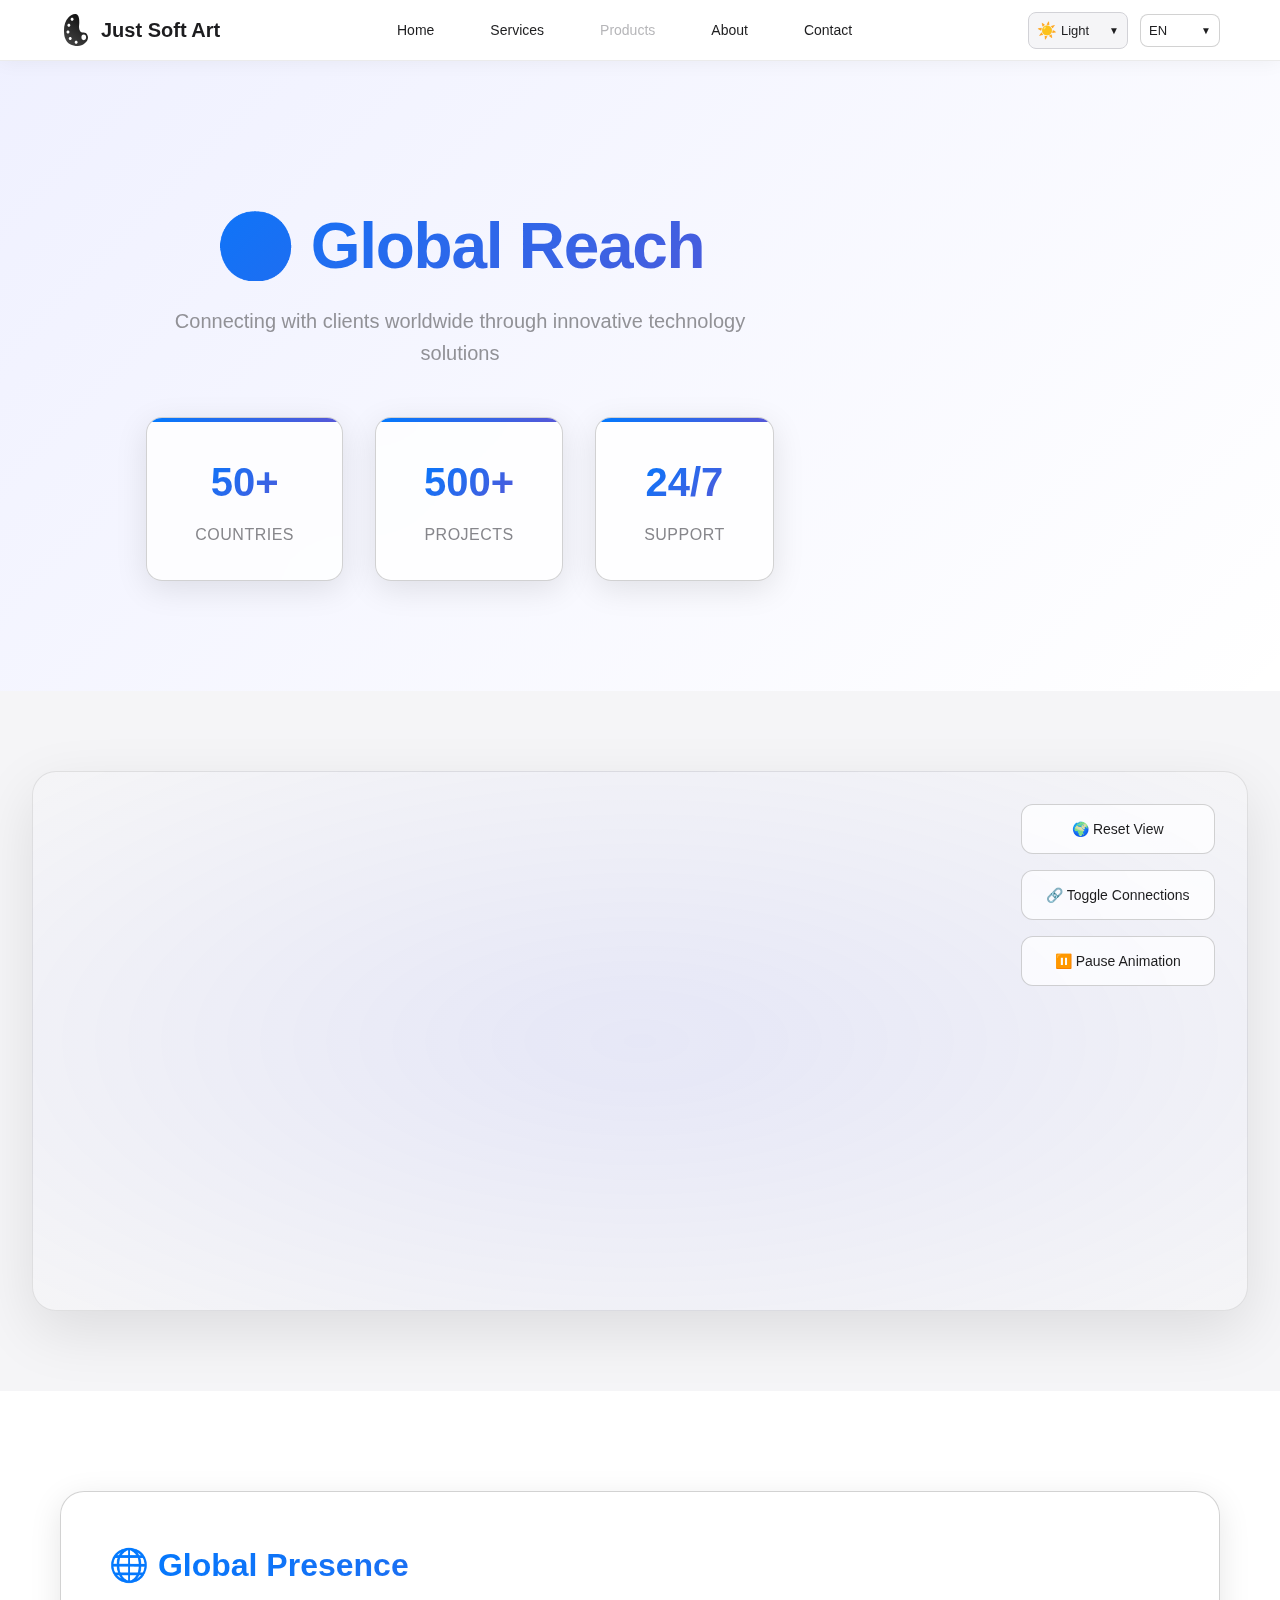
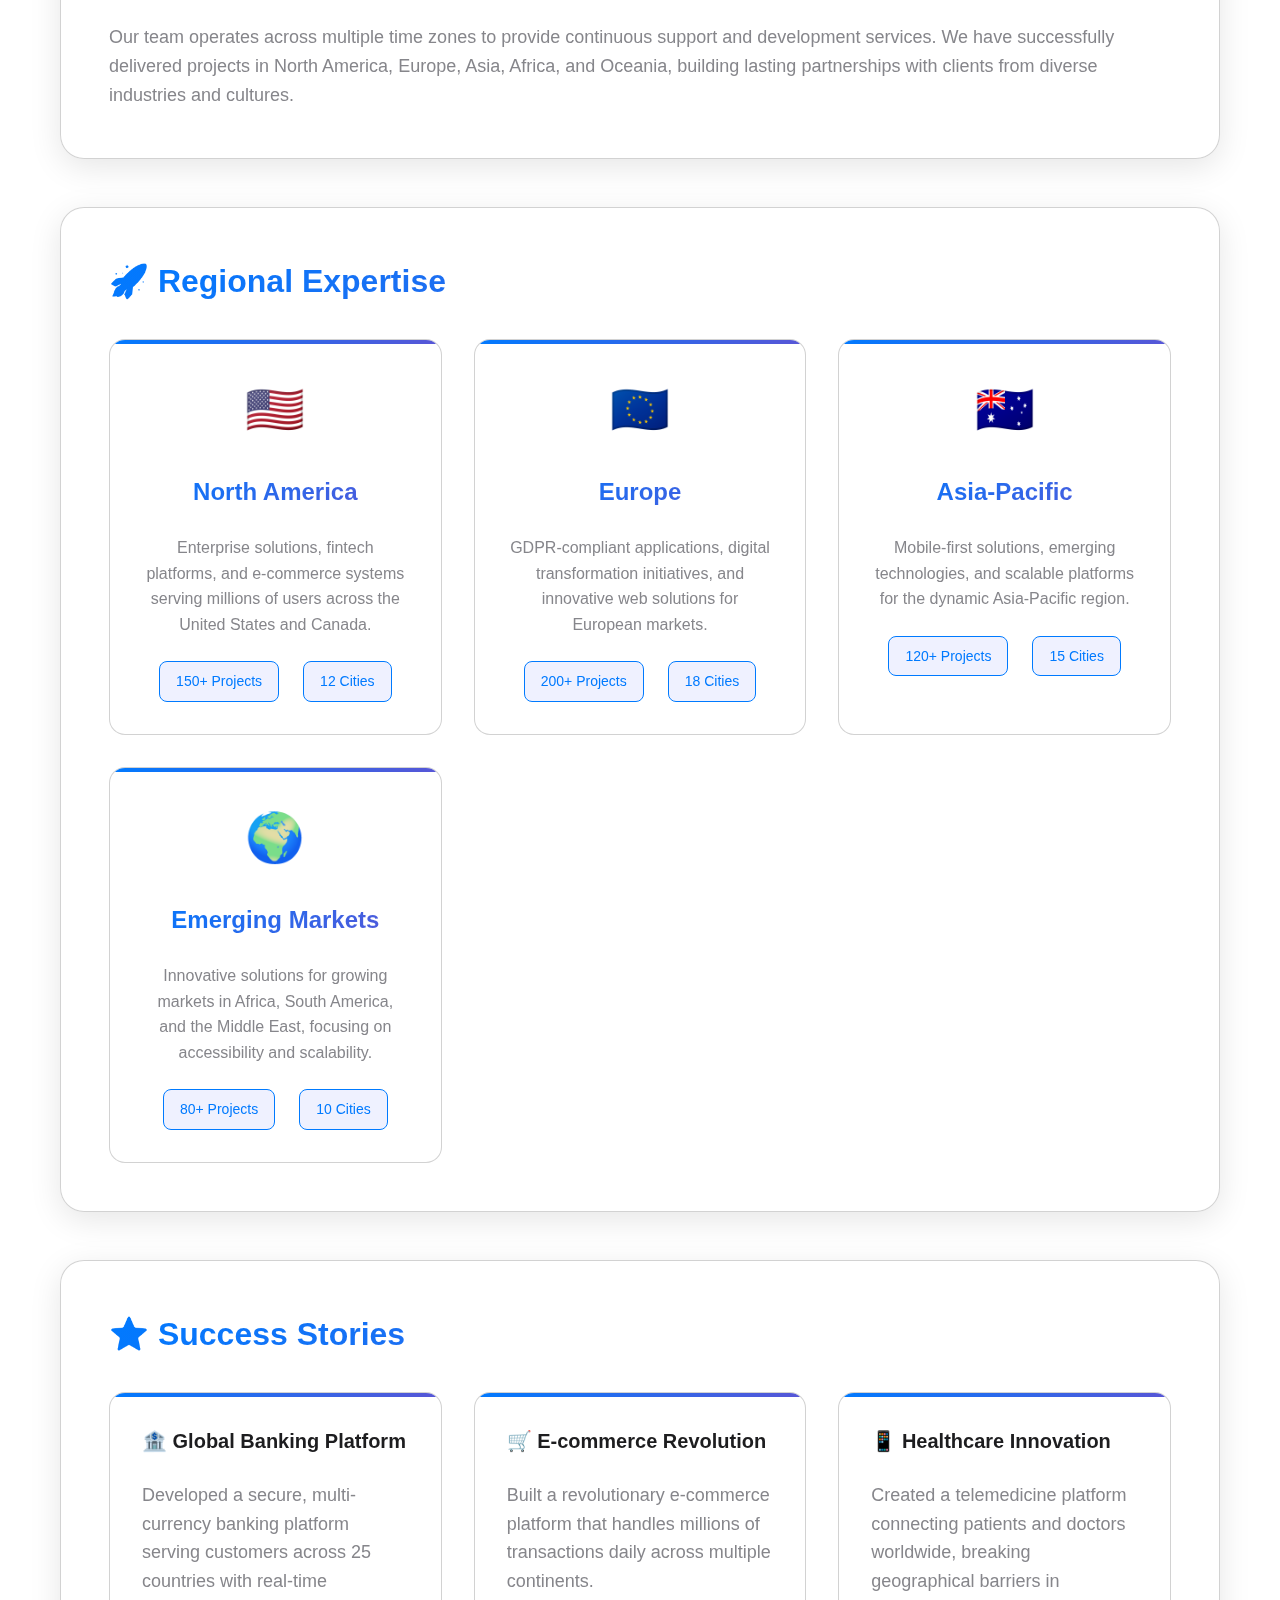
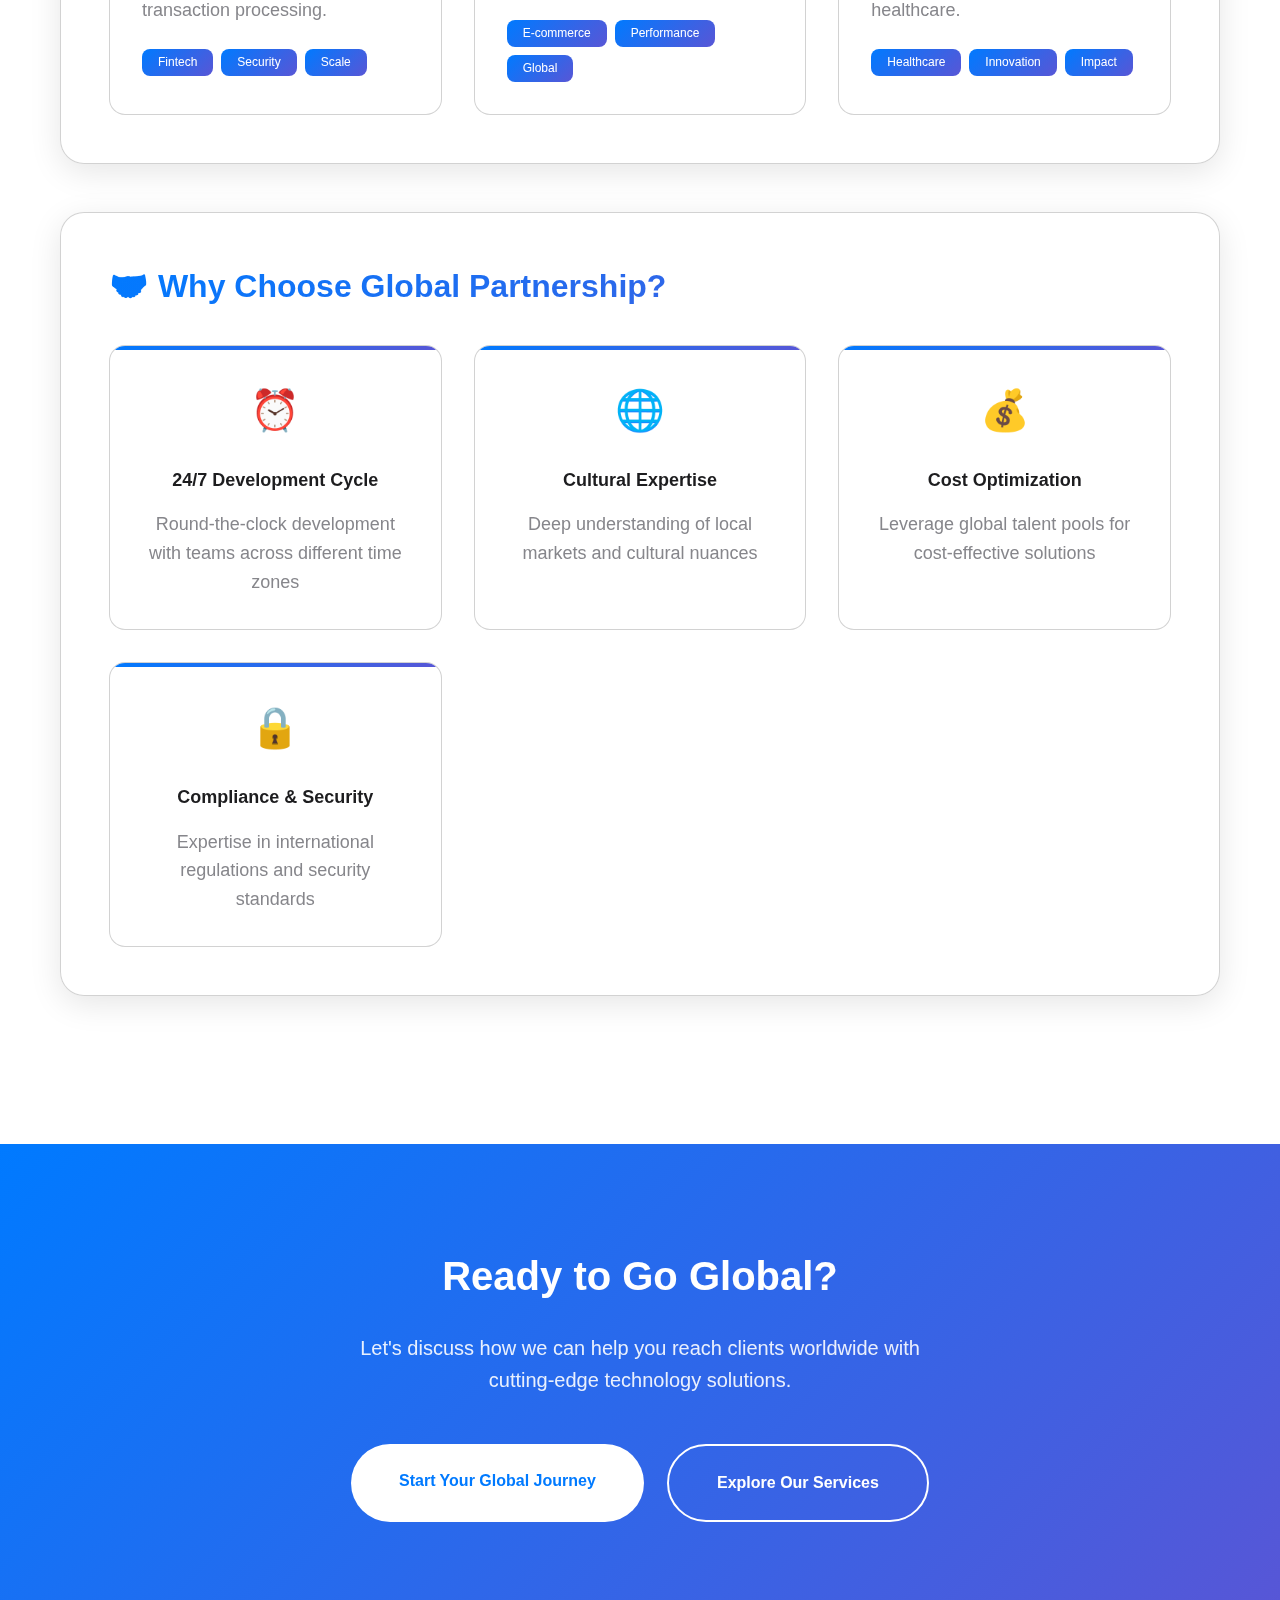
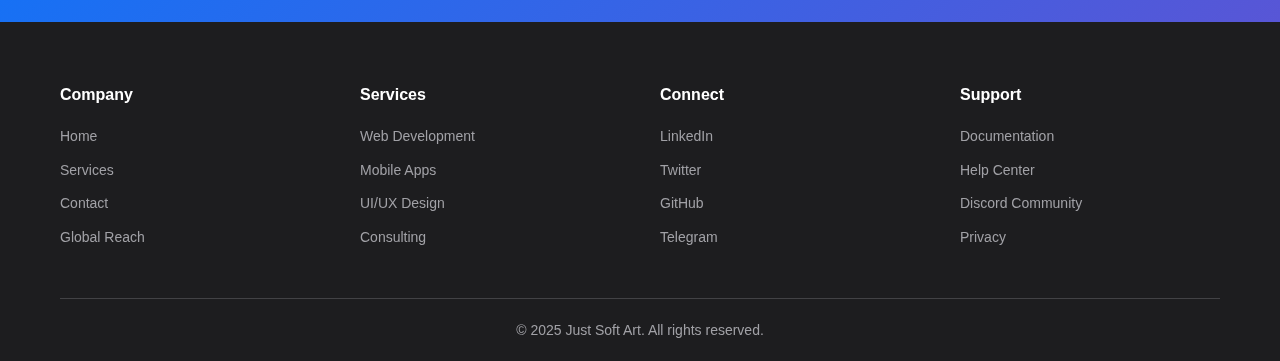
<file: global-reach.html>
<!DOCTYPE html>
<html lang="en">
<head>
    <meta charset="UTF-8">
    <meta name="viewport" content="width=device-width, initial-scale=1.0">
    <title>Global Reach - Just Soft Art</title>
    <link rel="stylesheet" href="./base.css">
    <link rel="stylesheet" href="./themes/light.css" id="theme-stylesheet">
    <link rel="icon" href="./jsa-favicon.svg" type="image/svg+xml">
</head>
<body>
    <!-- Navigation -->
    <nav class="navbar">
        <div class="nav-container">
            <a href="./index.html" class="nav-logo">
                <img src="./assets/img/homeicon/jsa-light-homeicon.svg" alt="Just Soft Art" class="logo-icon" id="logo-icon">
                <span>Just Soft Art</span>
            </a>
            
            <ul class="nav-menu" id="nav-menu">
                <li><a href="index.html">Home</a></li>
                <li><a href="services.html">Services</a></li>
                <li><a href="#products" class="inactive">Products</a></li>
                <li><a href="about.html">About</a></li>
                <li><a href="contact.html">Contact</a></li>
            </ul>
            
            <div class="nav-controls">
                <!-- Theme Dropdown -->
                <div class="theme-dropdown" id="theme-dropdown">
                    <button class="theme-toggle-btn" id="theme-toggle-btn">
                        <span class="theme-icon" id="theme-icon">☀️</span>
                        <span class="theme-text" id="theme-text">Light</span>
                        <span class="dropdown-arrow">▼</span>
                    </button>
                    <div class="theme-dropdown-menu" id="theme-dropdown-menu">
                        <button class="theme-option" data-theme="light">
                            <span class="theme-option-icon">☀️</span>
                            Light
                        </button>
                        <button class="theme-option" data-theme="dark">
                            <span class="theme-option-icon">🌙</span>
                            Dark
                        </button>

                    </div>
                </div>

                <!-- Language Dropdown -->
                <div class="language-dropdown" id="language-dropdown">
                    <button class="language-toggle-btn" id="language-toggle-btn">
                        <span class="language-text" id="language-text">EN</span>
                        <span class="dropdown-arrow">▼</span>
                    </button>
                    <div class="language-dropdown-menu" id="language-dropdown-menu">
                        <div class="language-grid">
                            <button class="language-option" data-lang="en">
                                <span class="language-name">English</span>
                                <span class="language-code">EN</span>
                            </button>
                            <button class="language-option" data-lang="es">
                                <span class="language-name">Español</span>
                                <span class="language-code">ES</span>
                            </button>
                            <button class="language-option" data-lang="fr">
                                <span class="language-name">Français</span>
                                <span class="language-code">FR</span>
                            </button>
                            <button class="language-option" data-lang="de">
                                <span class="language-name">Deutsch</span>
                                <span class="language-code">DE</span>
                            </button>
                            <button class="language-option" data-lang="it">
                                <span class="language-name">Italiano</span>
                                <span class="language-code">IT</span>
                            </button>
                            <button class="language-option" data-lang="pt">
                                <span class="language-name">Português</span>
                                <span class="language-code">PT</span>
                            </button>
                            <button class="language-option" data-lang="ru">
                                <span class="language-name">Русский</span>
                                <span class="language-code">RU</span>
                            </button>
                            <button class="language-option" data-lang="zh">
                                <span class="language-name">中文</span>
                                <span class="language-code">ZH</span>
                            </button>
                            <button class="language-option" data-lang="ja">
                                <span class="language-name">日本語</span>
                                <span class="language-code">JA</span>
                            </button>
                            <button class="language-option" data-lang="ko">
                                <span class="language-name">한국어</span>
                                <span class="language-code">KO</span>
                            </button>
                            <button class="language-option" data-lang="ar">
                                <span class="language-name">العربية</span>
                                <span class="language-code">AR</span>
                            </button>
                            <button class="language-option" data-lang="hi">
                                <span class="language-name">हिन्दी</span>
                                <span class="language-code">HI</span>
                            </button>
                        </div>
                    </div>
                </div>

                <!-- Mobile Hamburger -->
                <div class="hamburger" id="hamburger">
                    <span></span>
                    <span></span>
                    <span></span>
                </div>
            </div>
        </div>
    </nav>

    <!-- Global Reach Hero -->
    <section class="global-reach-hero">
        <div class="container">
            <div class="hero-content">
                <h1 class="hero-title">🌍 Global Reach</h1>
                <p class="hero-subtitle">Connecting with clients worldwide through innovative technology solutions</p>
                
                <!-- Client Stats -->
                <div class="global-stats">
                    <div class="stat-item">
                        <span class="stat-number">50+</span>
                        <span class="stat-label">Countries</span>
                    </div>
                    <div class="stat-item">
                        <span class="stat-number">500+</span>
                        <span class="stat-label">Projects</span>
                    </div>
                    <div class="stat-item">
                        <span class="stat-number">24/7</span>
                        <span class="stat-label">Support</span>
                    </div>
                </div>
            </div>
        </div>
    </section>

    <!-- Interactive World Map -->
    <section class="world-map-section">
        <div class="world-map-container" id="world-map-container">
            <canvas id="world-map-canvas"></canvas>
            <div class="map-controls">
                <button class="map-control-btn" id="reset-view">🌍 Reset View</button>
                <button class="map-control-btn" id="toggle-connections">🔗 Toggle Connections</button>
                <button class="map-control-btn" id="toggle-animation">⏸️ Pause Animation</button>
            </div>
        </div>
    </section>

    <!-- Global Information -->
    <section class="global-info-section">
        <div class="container">
            <div class="info-content">
                <div class="info-section">
                    <h2>🌐 Global Presence</h2>
                    <p>Our team operates across multiple time zones to provide continuous support and development services. We have successfully delivered projects in North America, Europe, Asia, Africa, and Oceania, building lasting partnerships with clients from diverse industries and cultures.</p>
                </div>
                
                <div class="info-section">
                    <h2>🚀 Regional Expertise</h2>
                    <div class="region-grid">
                        <div class="region-card">
                            <div class="region-icon">🇺🇸</div>
                            <h3>North America</h3>
                            <p>Enterprise solutions, fintech platforms, and e-commerce systems serving millions of users across the United States and Canada.</p>
                            <div class="region-stats">
                                <span>150+ Projects</span>
                                <span>12 Cities</span>
                            </div>
                        </div>
                        <div class="region-card">
                            <div class="region-icon">🇪🇺</div>
                            <h3>Europe</h3>
                            <p>GDPR-compliant applications, digital transformation initiatives, and innovative web solutions for European markets.</p>
                            <div class="region-stats">
                                <span>200+ Projects</span>
                                <span>18 Cities</span>
                            </div>
                        </div>
                        <div class="region-card">
                            <div class="region-icon">🇦🇺</div>
                            <h3>Asia-Pacific</h3>
                            <p>Mobile-first solutions, emerging technologies, and scalable platforms for the dynamic Asia-Pacific region.</p>
                            <div class="region-stats">
                                <span>120+ Projects</span>
                                <span>15 Cities</span>
                            </div>
                        </div>
                        <div class="region-card">
                            <div class="region-icon">🌍</div>
                            <h3>Emerging Markets</h3>
                            <p>Innovative solutions for growing markets in Africa, South America, and the Middle East, focusing on accessibility and scalability.</p>
                            <div class="region-stats">
                                <span>80+ Projects</span>
                                <span>10 Cities</span>
                            </div>
                        </div>
                    </div>
                </div>
                
                <div class="info-section">
                    <h2>⭐ Success Stories</h2>
                    <div class="success-stories">
                        <div class="story-card">
                            <h4>🏦 Global Banking Platform</h4>
                            <p>Developed a secure, multi-currency banking platform serving customers across 25 countries with real-time transaction processing.</p>
                            <div class="story-tags">
                                <span>Fintech</span>
                                <span>Security</span>
                                <span>Scale</span>
                            </div>
                        </div>
                        <div class="story-card">
                            <h4>🛒 E-commerce Revolution</h4>
                            <p>Built a revolutionary e-commerce platform that handles millions of transactions daily across multiple continents.</p>
                            <div class="story-tags">
                                <span>E-commerce</span>
                                <span>Performance</span>
                                <span>Global</span>
                            </div>
                        </div>
                        <div class="story-card">
                            <h4>📱 Healthcare Innovation</h4>
                            <p>Created a telemedicine platform connecting patients and doctors worldwide, breaking geographical barriers in healthcare.</p>
                            <div class="story-tags">
                                <span>Healthcare</span>
                                <span>Innovation</span>
                                <span>Impact</span>
                            </div>
                        </div>
                    </div>
                </div>

                <div class="info-section">
                    <h2>🤝 Why Choose Global Partnership?</h2>
                    <div class="benefits-grid">
                        <div class="benefit-item">
                            <div class="benefit-icon">⏰</div>
                            <h4>24/7 Development Cycle</h4>
                            <p>Round-the-clock development with teams across different time zones</p>
                        </div>
                        <div class="benefit-item">
                            <div class="benefit-icon">🌐</div>
                            <h4>Cultural Expertise</h4>
                            <p>Deep understanding of local markets and cultural nuances</p>
                        </div>
                        <div class="benefit-item">
                            <div class="benefit-icon">💰</div>
                            <h4>Cost Optimization</h4>
                            <p>Leverage global talent pools for cost-effective solutions</p>
                        </div>
                        <div class="benefit-item">
                            <div class="benefit-icon">🔒</div>
                            <h4>Compliance & Security</h4>
                            <p>Expertise in international regulations and security standards</p>
                        </div>
                    </div>
                </div>
            </div>
        </div>
    </section>

    <!-- Call to Action -->
    <section class="global-cta">
        <div class="container">
            <div class="cta-content">
                <h2>Ready to Go Global?</h2>
                <p>Let's discuss how we can help you reach clients worldwide with cutting-edge technology solutions.</p>
                <div class="cta-buttons">
                    <a href="./contact.html" class="btn-primary">Start Your Global Journey</a>
                    <a href="./services.html" class="btn-secondary">Explore Our Services</a>
                </div>
            </div>
        </div>
    </section>

    <!-- Footer -->
    <footer class="footer">
        <div class="container">
            <div class="footer-content">
                <div class="footer-section">
                    <h4>Company</h4>
                    <ul>
                        <li><a href="./index.html">Home</a></li>
                        <li><a href="./services.html">Services</a></li>
                        <li><a href="./contact.html">Contact</a></li>
                        <li><a href="./global-reach.html">Global Reach</a></li>
                    </ul>
                </div>
                <div class="footer-section">
                    <h4>Services</h4>
                    <ul>
                        <li><a href="#">Web Development</a></li>
                        <li><a href="#">Mobile Apps</a></li>
                        <li><a href="#">UI/UX Design</a></li>
                        <li><a href="#">Consulting</a></li>
                    </ul>
                </div>
                <div class="footer-section">
                    <h4>Connect</h4>
                    <ul>
                        <li><a href="#">LinkedIn</a></li>
                        <li><a href="#">Twitter</a></li>
                        <li><a href="#">GitHub</a></li>
                        <li><a href="https://t.me/justsoftart">Telegram</a></li>
                    </ul>
                </div>
                <div class="footer-section">
                    <h4>Support</h4>
                    <ul>
                        <li><a href="#" class="inactive" title="Work in Progress">Documentation</a></li>
                        <li><a href="#" class="inactive" title="Work in Progress">Help Center</a></li>
                        <li><a href="https://discord.gg/JZKRNnqdkZ">Discord Community</a></li>
                        <li><a href="privacy.html">Privacy</a></li>
                    </ul>
                </div>
            </div>
            <div class="footer-bottom">
                <p>&copy; 2025 Just Soft Art. All rights reserved.</p>
            </div>
        </div>
    </footer>
    
    <script src="./scripts.js"></script>
</body>
</html>
</file>
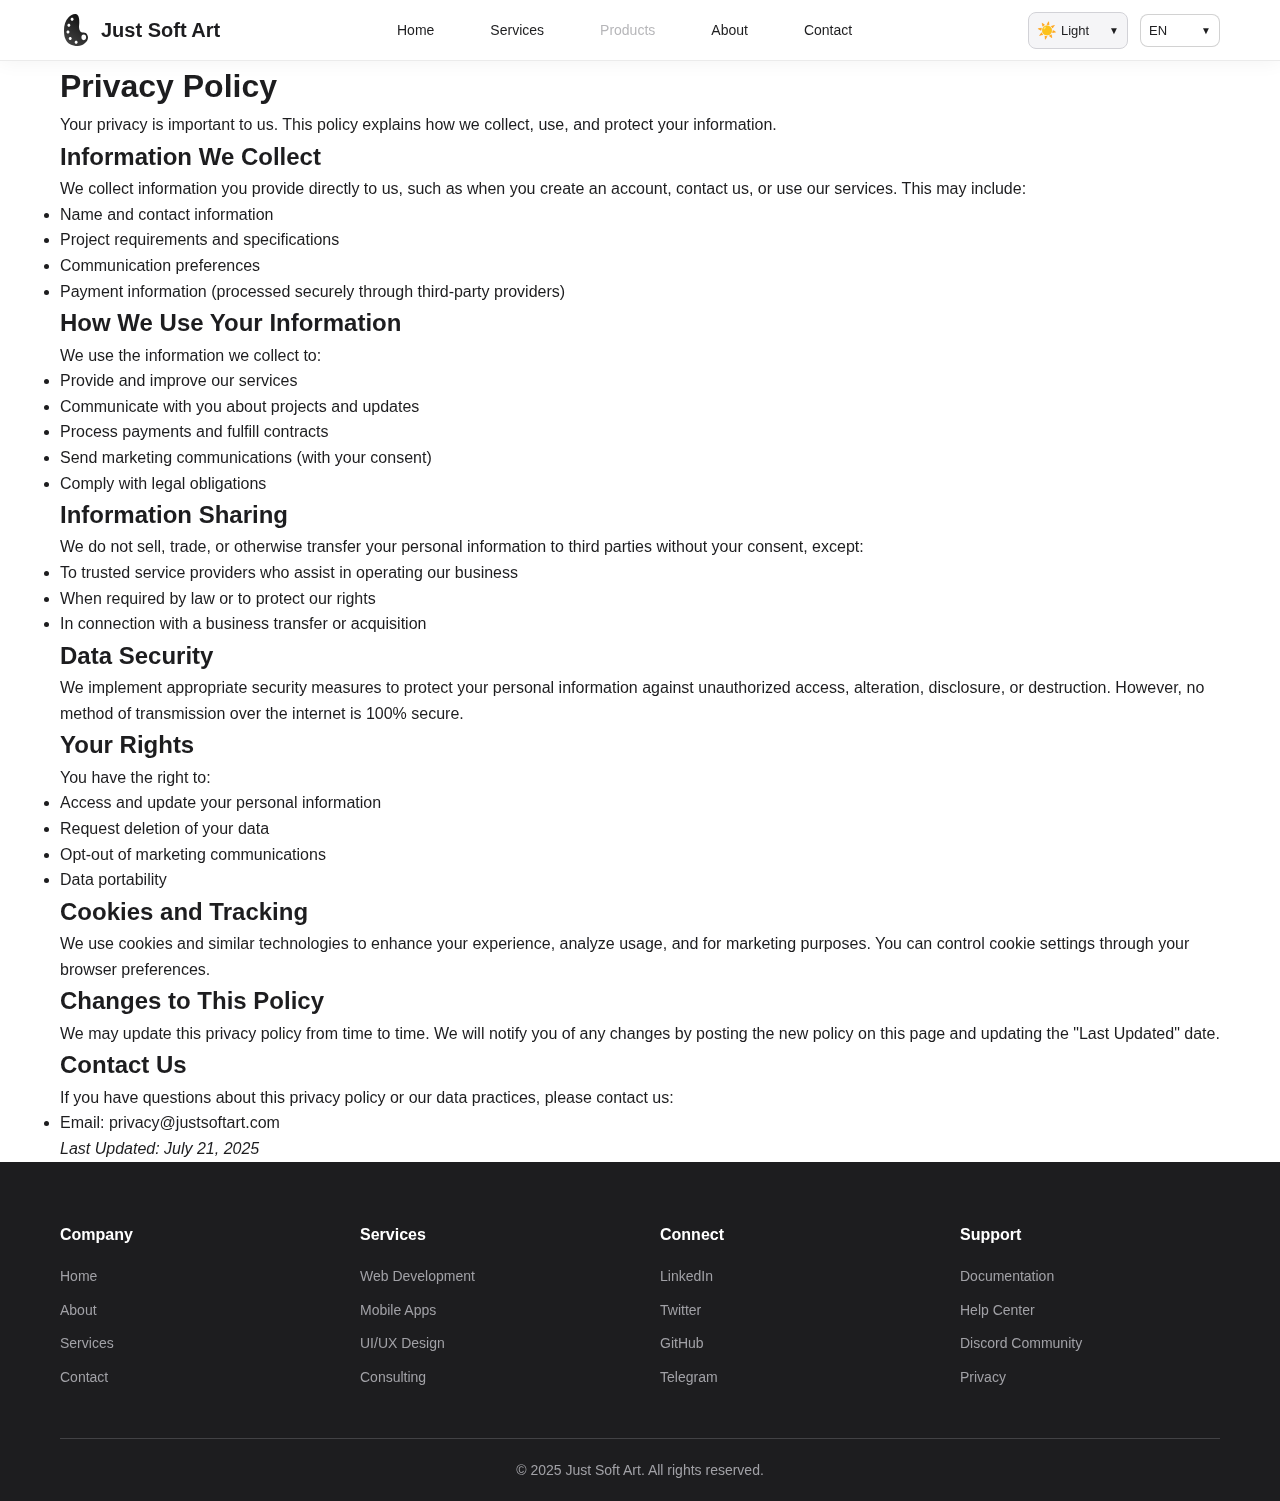
<file: privacy.html>
<!DOCTYPE html>
<html lang="en">
    <head>
        <meta charset="UTF-8">
        <meta name="viewport" content="width=device-width, initial-scale=1.0">
        <title data-translate="page.privacy.title">Privacy Policy - Just Soft Art</title>
        <meta name="description" content="Privacy Policy - Just Soft Art - How we protect and handle your data">
        <link rel="stylesheet" href="./base.css">
        <link rel="stylesheet" href="./themes/light.css" id="theme-stylesheet">
        <link rel="icon" type="image/png" sizes="32x32" href="./assets/img/jsa-dark-favicon.png?v=1">
        <link rel="icon" type="image/png" sizes="16x16" href="./assets/img/jsa-dark-favicon.png?v=1">
        <link rel="shortcut icon" href="./assets/img/jsa-dark-favicon.png?v=1">
        <link rel="apple-touch-icon" href="./assets/img/jsa-dark-favicon.png?v=1">
    </head>
    <body>
        <!-- Navigation -->
        <nav class="navbar">
            <div class="nav-container">
                <a href="index.html" class="nav-logo">
                    <img src="./assets/img/homeicon/jsa-light-homeicon.svg" alt="Just Soft Art Logo" class="logo-icon" id="logo-icon">
                    <span data-translate="common.companyName">Just Soft Art</span>
                </a>
                <ul class="nav-menu">
                    <li><a href="index.html" data-translate="nav.home">Home</a></li>
                    <li><a href="services.html" data-translate="nav.services">Services</a></li>
                    <li><a href="#products" class="inactive" data-translate="nav.products">Products</a></li>
                    <li><a href="about.html" data-translate="nav.about">About</a></li>
                    <li><a href="contact.html" data-translate="nav.contact">Contact</a></li>
                </ul>
                <div class="nav-controls">
                    <div class="theme-dropdown" id="theme-dropdown">
                        <button class="theme-toggle-btn" id="theme-toggle-btn">
                            <span class="theme-icon">☀️</span>
                            <span class="theme-text" data-translate="theme.light">Light</span>
                            <span class="dropdown-arrow">▼</span>
                        </button>
                        <div class="theme-dropdown-menu" id="theme-dropdown-menu">
                            <button class="theme-option active" data-theme="light">
                                <span class="theme-option-icon">☀️</span>
                                <span data-translate="theme.light">Light</span>
                            </button>
                            <button class="theme-option" data-theme="dark">
                                <span class="theme-option-icon">🌙</span>
                                <span data-translate="theme.dark">Dark</span>
                            </button>

                        </div>
                    </div>
                    <div class="language-dropdown" id="language-dropdown">
                        <button class="language-toggle-btn" id="language-toggle-btn">
                            <span class="language-text">EN</span>
                            <span class="dropdown-arrow">▼</span>
                        </button>
                        <div class="language-dropdown-menu" id="language-dropdown-menu">
                            <div class="language-grid">
                                <button class="language-option active" data-language="en">
                                    <span class="language-name" data-translate="language.english">English</span>
                                    <span class="language-code">EN</span>
                                </button>
                                <button class="language-option" data-language="de">
                                    <span class="language-name" data-translate="language.german">German</span>
                                    <span class="language-code">DE</span>
                                </button>
                                <button class="language-option" data-language="fr">
                                    <span class="language-name" data-translate="language.french">French</span>
                                    <span class="language-code">FR</span>
                                </button>
                                <button class="language-option" data-language="it">
                                    <span class="language-name" data-translate="language.italian">Italian</span>
                                    <span class="language-code">IT</span>
                                </button>
                                <button class="language-option" data-language="es">
                                    <span class="language-name" data-translate="language.spanish">Spanish</span>
                                    <span class="language-code">ES</span>
                                </button>
                                <button class="language-option" data-language="pl">
                                    <span class="language-name" data-translate="language.polish">Polish</span>
                                    <span class="language-code">PL</span>
                                </button>
                                <button class="language-option" data-language="ro">
                                    <span class="language-name" data-translate="language.romanian">Romanian</span>
                                    <span class="language-code">RO</span>
                                </button>
                                <button class="language-option" data-language="nl">
                                    <span class="language-name" data-translate="language.dutch">Dutch</span>
                                    <span class="language-code">NL</span>
                                </button>
                                <button class="language-option" data-language="ua">
                                    <span class="language-name" data-translate="language.ukrainian">Ukrainian</span>
                                    <span class="language-code">UA</span>
                                </button>
                            </div>
                        </div>
                    </div>
                    <div class="hamburger" id="hamburger">
                        <span></span>
                        <span></span>
                        <span></span>
                    </div>
                </div>
            </div>
        </nav>

        <!-- Privacy Policy Content -->
        <section class="privacy-hero">
            <div class="container">
                <h1 data-translate="privacy.hero.title">Privacy Policy</h1>
                <p class="lead" data-translate="privacy.hero.description">Your privacy is important to us. This policy explains how we collect, use, and protect your information.</p>
            </div>
        </section>

        <section class="privacy-content">
            <div class="container">
                <div class="privacy-section">
                    <h2 data-translate="privacy.infoCollection.title">Information We Collect</h2>
                    <p data-translate="privacy.infoCollection.description">We collect information you provide directly to us, such as when you create an account, contact us, or use our services. This may include:</p>
                    <ul>
                        <li data-translate="privacy.infoCollection.name">Name and contact information</li>
                        <li data-translate="privacy.infoCollection.project">Project requirements and specifications</li>
                        <li data-translate="privacy.infoCollection.preferences">Communication preferences</li>
                        <li data-translate="privacy.infoCollection.payment">Payment information (processed securely through third-party providers)</li>
                    </ul>
                </div>

                <div class="privacy-section">
                    <h2 data-translate="privacy.howWeUse.title">How We Use Your Information</h2>
                    <p data-translate="privacy.howWeUse.description">We use the information we collect to:</p>
                    <ul>
                        <li data-translate="privacy.howWeUse.provide">Provide and improve our services</li>
                        <li data-translate="privacy.howWeUse.communicate">Communicate with you about projects and updates</li>
                        <li data-translate="privacy.howWeUse.process">Process payments and fulfill contracts</li>
                        <li data-translate="privacy.howWeUse.marketing">Send marketing communications (with your consent)</li>
                        <li data-translate="privacy.howWeUse.comply">Comply with legal obligations</li>
                    </ul>
                </div>

                <div class="privacy-section">
                    <h2 data-translate="privacy.infoSharing.title">Information Sharing</h2>
                    <p data-translate="privacy.infoSharing.description">We do not sell, trade, or otherwise transfer your personal information to third parties without your consent, except:</p>
                    <ul>
                        <li data-translate="privacy.infoSharing.providers">To trusted service providers who assist in operating our business</li>
                        <li data-translate="privacy.infoSharing.legal">When required by law or to protect our rights</li>
                        <li data-translate="privacy.infoSharing.business">In connection with a business transfer or acquisition</li>
                    </ul>
                </div>

                <div class="privacy-section">
                    <h2 data-translate="privacy.security.title">Data Security</h2>
                    <p data-translate="privacy.security.description">We implement appropriate security measures to protect your personal information against unauthorized access, alteration, disclosure, or destruction. However, no method of transmission over the internet is 100% secure.</p>
                </div>

                <div class="privacy-section">
                    <h2 data-translate="privacy.rights.title">Your Rights</h2>
                    <p data-translate="privacy.rights.description">You have the right to:</p>
                    <ul>
                        <li data-translate="privacy.rights.access">Access and update your personal information</li>
                        <li data-translate="privacy.rights.delete">Request deletion of your data</li>
                        <li data-translate="privacy.rights.optout">Opt-out of marketing communications</li>
                        <li data-translate="privacy.rights.portability">Data portability</li>
                    </ul>
                </div>

                <div class="privacy-section">
                    <h2 data-translate="privacy.cookies.title">Cookies and Tracking</h2>
                    <p data-translate="privacy.cookies.description">We use cookies and similar technologies to enhance your experience, analyze usage, and for marketing purposes. You can control cookie settings through your browser preferences.</p>
                </div>

                <div class="privacy-section">
                    <h2 data-translate="privacy.changes.title">Changes to This Policy</h2>
                    <p data-translate="privacy.changes.description">We may update this privacy policy from time to time. We will notify you of any changes by posting the new policy on this page and updating the "Last Updated" date.</p>
                </div>

                <div class="privacy-section">
                    <h2 data-translate="privacy.contact.title">Contact Us</h2>
                    <p data-translate="privacy.contact.description">If you have questions about this privacy policy or our data practices, please contact us:</p>
                    <ul>
                        <li data-translate="privacy.contact.email">Email: privacy@justsoftart.com</li>
                    </ul>
                </div>

                <div class="privacy-footer">
                    <p data-translate="privacy.lastUpdated"><em>Last Updated: July 21, 2025</em></p>
                </div>
            </div>
        </section>

        <!-- Footer -->
        <footer class="footer">
            <div class="container">
                <div class="footer-content">
                    <div class="footer-section">
                        <h4 data-translate="footer.company">Company</h4>
                        <ul>
                            <li><a href="index.html" data-translate="nav.home">Home</a></li>
                            <li><a href="about.html" data-translate="nav.about">About</a></li>
                            <li><a href="services.html" data-translate="nav.services">Services</a></li>
                            <li><a href="contact.html" data-translate="nav.contact">Contact</a></li>
                        </ul>
                    </div>
                    <div class="footer-section">
                        <h4 data-translate="footer.services">Services</h4>
                        <ul>
                            <li><a href="#" data-translate="footer.webDevelopment">Web Development</a></li>
                            <li><a href="#" data-translate="footer.mobileApps">Mobile Apps</a></li>
                            <li><a href="#" data-translate="footer.uiUxDesign">UI/UX Design</a></li>
                            <li><a href="#" data-translate="footer.consulting">Consulting</a></li>
                        </ul>
                    </div>
                    <div class="footer-section">
                        <h4 data-translate="footer.connect">Connect</h4>
                        <ul>
                            <li><a href="#" class="inactive" title="Work in Progress" data-translate="footer.linkedin" data-translate-title="common.workInProgress">LinkedIn</a></li>
                            <li><a href="#" class="inactive" title="Work in Progress" data-translate="footer.twitter" data-translate-title="common.workInProgress">Twitter</a></li>
                            <li><a href="#" class="inactive" title="Work in Progress" data-translate="footer.github" data-translate-title="common.workInProgress">GitHub</a></li>
                            <li><a href="#" class="inactive" title="Work in Progress" data-translate="footer.telegram" data-translate-title="common.workInProgress">Telegram</a></li>
                        </ul>
                    </div>
                    <div class="footer-section">
                        <h4 data-translate="footer.support">Support</h4>
                        <ul>
                            <li><a href="#" class="inactive" title="Work in Progress" data-translate="footer.documentation" data-translate-title="common.workInProgress">Documentation</a></li>
                            <li><a href="#" class="inactive" title="Work in Progress" data-translate="footer.helpCenter" data-translate-title="common.workInProgress">Help Center</a></li>
                            <li><a href="https://discord.gg/JZKRNnqdkZ" data-translate="footer.discord">Discord Community</a></li>
                            <li><a href="privacy.html" data-translate="footer.privacy">Privacy</a></li>
                        </ul>
                    </div>
                </div>
                <div class="footer-bottom">
                    <p data-translate="footer.copyright">&copy; 2025 Just Soft Art. All rights reserved.</p>
                </div>
            </div>
        </footer>
        
        <script src="./scripts.js"></script>
    </body>
</html>
</file>
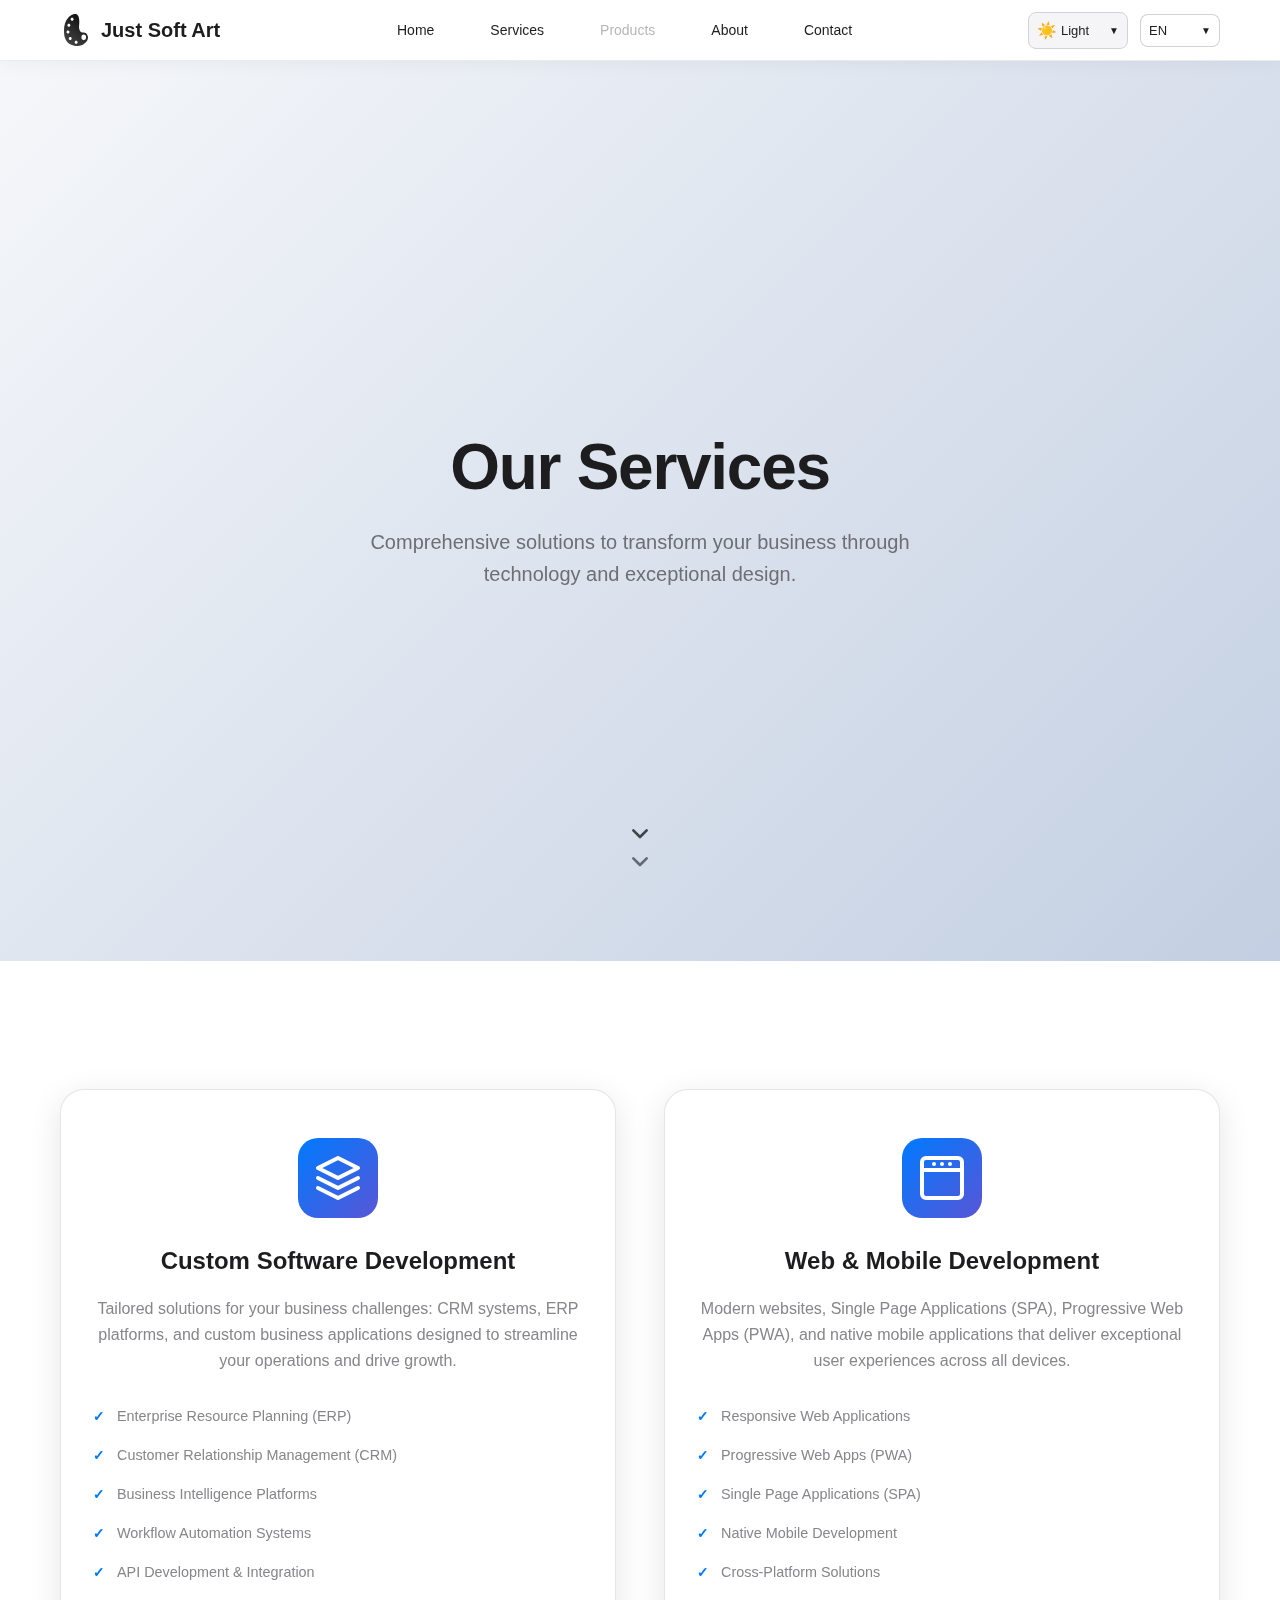
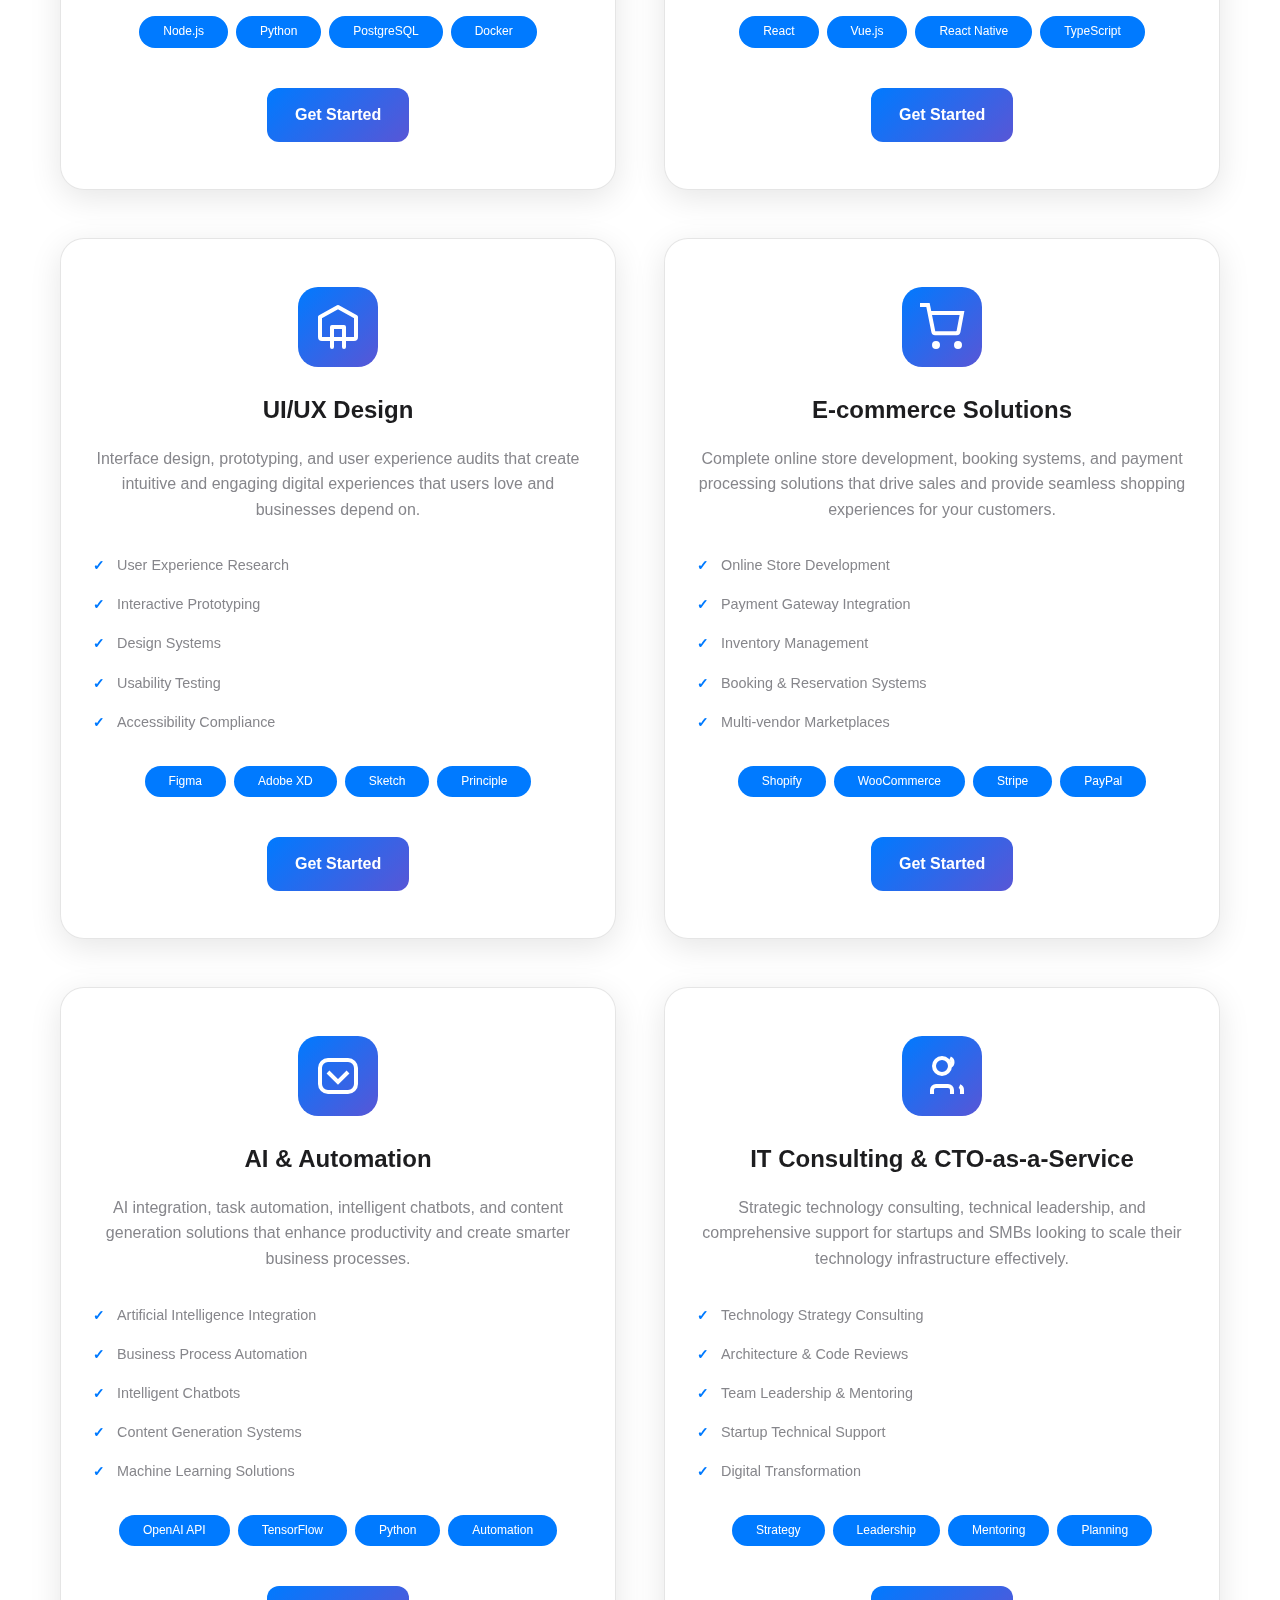
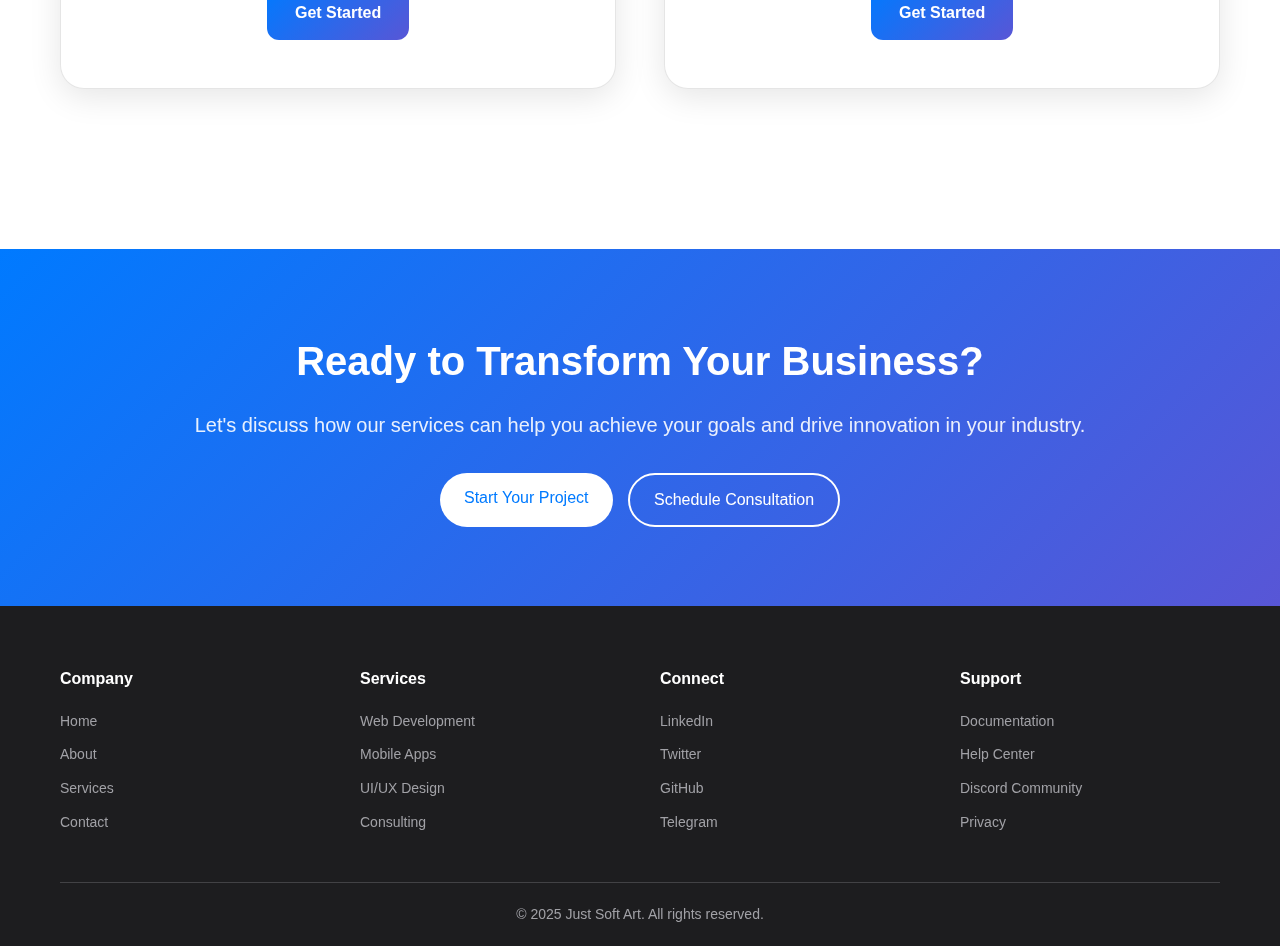
<file: services.html>
<!DOCTYPE html>
<html lang="en">
    <head>
        <meta charset="UTF-8">
        <meta name="viewport" content="width=device-width, initial-scale=1.0">
        <title data-translate="page.services.title">Services - Just Soft Art</title>
        <meta name="description" content="Professional software development, design, and consulting services by Just Soft Art">
        <link rel="stylesheet" href="./base.css">
        <link rel="stylesheet" href="./themes/light.css" id="theme-stylesheet">
        <link rel="icon" type="image/png" sizes="32x32" href="./assets/img/jsa-dark-favicon.png?v=1">
        <link rel="icon" type="image/png" sizes="16x16" href="./assets/img/jsa-dark-favicon.png?v=1">
        <link rel="shortcut icon" href="./assets/img/jsa-dark-favicon.png?v=1">
        <link rel="apple-touch-icon" href="./assets/img/jsa-dark-favicon.png?v=1">
    </head>
    <body>
        <!-- Navigation -->
        <nav class="navbar">
            <div class="nav-container">
                <a href="index.html" class="nav-logo">
                    <img src="./assets/img/homeicon/jsa-light-homeicon.svg" alt="Just Soft Art Logo" class="logo-icon" id="logo-icon">
                    <span data-translate="common.companyName">Just Soft Art</span>
                </a>
                <ul class="nav-menu">
                    <li><a href="index.html" data-translate="nav.home">Home</a></li>
                    <li><a href="services.html" data-translate="nav.services">Services</a></li>
                    <li><a href="#products" class="inactive" data-translate="nav.products">Products</a></li>
                    <li><a href="about.html" data-translate="nav.about">About</a></li>
                    <li><a href="contact.html" data-translate="nav.contact">Contact</a></li>
                </ul>
                <div class="nav-controls">
                    <div class="theme-dropdown" id="theme-dropdown">
                        <button class="theme-toggle-btn" id="theme-toggle-btn">
                            <span class="theme-icon">☀️</span>
                            <span class="theme-text" data-translate="theme.light">Light</span>
                            <span class="dropdown-arrow">▼</span>
                        </button>
                        <div class="theme-dropdown-menu" id="theme-dropdown-menu">
                            <button class="theme-option active" data-theme="light">
                                <span class="theme-option-icon">☀️</span>
                                <span data-translate="theme.light">Light</span>
                            </button>
                            <button class="theme-option" data-theme="dark">
                                <span class="theme-option-icon">🌙</span>
                                <span data-translate="theme.dark">Dark</span>
                            </button>

                        </div>
                    </div>
                    <div class="language-dropdown" id="language-dropdown">
                        <button class="language-toggle-btn" id="language-toggle-btn">
                            <span class="language-text">EN</span>
                            <span class="dropdown-arrow">▼</span>
                        </button>
                        <div class="language-dropdown-menu" id="language-dropdown-menu">
                            <div class="language-grid">
                                <button class="language-option active" data-language="en">
                                    <span class="language-name" data-translate="language.english">English</span>
                                    <span class="language-code">EN</span>
                                </button>
                                <button class="language-option" data-language="de">
                                    <span class="language-name" data-translate="language.german">German</span>
                                    <span class="language-code">DE</span>
                                </button>
                                <button class="language-option" data-language="fr">
                                    <span class="language-name" data-translate="language.french">French</span>
                                    <span class="language-code">FR</span>
                                </button>
                                <button class="language-option" data-language="it">
                                    <span class="language-name" data-translate="language.italian">Italian</span>
                                    <span class="language-code">IT</span>
                                </button>
                                <button class="language-option" data-language="es">
                                    <span class="language-name" data-translate="language.spanish">Spanish</span>
                                    <span class="language-code">ES</span>
                                </button>
                                <button class="language-option" data-language="pl">
                                    <span class="language-name" data-translate="language.polish">Polish</span>
                                    <span class="language-code">PL</span>
                                </button>
                                <button class="language-option" data-language="ro">
                                    <span class="language-name" data-translate="language.romanian">Romanian</span>
                                    <span class="language-code">RO</span>
                                </button>
                                <button class="language-option" data-language="nl">
                                    <span class="language-name" data-translate="language.dutch">Dutch</span>
                                    <span class="language-code">NL</span>
                                </button>
                                <button class="language-option" data-language="ua">
                                    <span class="language-name" data-translate="language.ukrainian">Ukrainian</span>
                                    <span class="language-code">UA</span>
                                </button>
                            </div>
                        </div>
                    </div>
                    <div class="hamburger" id="hamburger">
                        <span></span>
                        <span></span>
                        <span></span>
                    </div>
                </div>
            </div>
        </nav>

        <!-- Services Hero Section -->
        <section class="hero services-hero">
            <div class="hero-content">
                <h1 class="hero-title" data-translate="services.hero.title">Our Services</h1>
                <p class="hero-subtitle" data-translate="services.hero.subtitle">Comprehensive solutions to transform your business through technology and exceptional design.</p>
            </div>
            <div class="scroll-indicator">
                <div class="scroll-arrow">
                    <svg width="24" height="24" viewBox="0 0 24 24" fill="none">
                        <path d="M7 13L12 18L17 13" stroke="currentColor" stroke-width="2" stroke-linecap="round" stroke-linejoin="round"/>
                    </svg>
                </div>
                <div class="scroll-arrow scroll-arrow-2">
                    <svg width="24" height="24" viewBox="0 0 24 24" fill="none">
                        <path d="M7 13L12 18L17 13" stroke="currentColor" stroke-width="2" stroke-linecap="round" stroke-linejoin="round"/>
                    </svg>
                </div>
            </div>
        </section>

        <!-- Services Grid -->
        <section class="services-section">
            <div class="container">
                <div class="services-grid">
                    <!-- Service 1: Custom Software Development -->
                    <div class="service-card">
                        <div class="service-icon">
                            <svg width="48" height="48" viewBox="0 0 24 24" fill="none">
                                <path d="M12 2L2 7L12 12L22 7L12 2Z" stroke="currentColor" stroke-width="2" stroke-linecap="round" stroke-linejoin="round"/>
                                <path d="M2 17L12 22L22 17" stroke="currentColor" stroke-width="2" stroke-linecap="round" stroke-linejoin="round"/>
                                <path d="M2 12L12 17L22 12" stroke="currentColor" stroke-width="2" stroke-linecap="round" stroke-linejoin="round"/>
                            </svg>
                        </div>
                        <h3 data-translate="services.customSoftware.title">Custom Software Development</h3>
                        <p data-translate="services.customSoftware.description">Tailored solutions for your business challenges: CRM systems, ERP platforms, and custom business applications designed to streamline your operations and drive growth.</p>
                        <ul class="service-features">
                            <li data-translate="services.customSoftware.features.erp">Enterprise Resource Planning (ERP)</li>
                            <li data-translate="services.customSoftware.features.crm">Customer Relationship Management (CRM)</li>
                            <li data-translate="services.customSoftware.features.bi">Business Intelligence Platforms</li>
                            <li data-translate="services.customSoftware.features.workflow">Workflow Automation Systems</li>
                            <li data-translate="services.customSoftware.features.api">API Development & Integration</li>
                        </ul>
                        <div class="service-tech">
                            <span class="tech-tag" data-translate="tech.nodejs">Node.js</span>
                            <span class="tech-tag" data-translate="tech.python">Python</span>
                            <span class="tech-tag" data-translate="tech.postgresql">PostgreSQL</span>
                            <span class="tech-tag" data-translate="tech.docker">Docker</span>
                        </div>
                        <a href="contact.html" class="service-btn" data-translate="services.getStarted">Get Started</a>
                    </div>

                    <!-- Service 2: Web & Mobile Development -->
                    <div class="service-card">
                        <div class="service-icon">
                            <svg width="48" height="48" viewBox="0 0 24 24" fill="none">
                                <rect x="2" y="2" width="20" height="20" rx="2" ry="2" stroke="currentColor" stroke-width="2"/>
                                <line x1="2" y1="8" x2="22" y2="8" stroke="currentColor" stroke-width="2"/>
                                <circle cx="8" cy="5" r="1" fill="currentColor"/>
                                <circle cx="12" cy="5" r="1" fill="currentColor"/>
                                <circle cx="16" cy="5" r="1" fill="currentColor"/>
                            </svg>
                        </div>
                        <h3 data-translate="services.webMobile.title">Web & Mobile Development</h3>
                        <p data-translate="services.webMobile.description">Modern websites, Single Page Applications (SPA), Progressive Web Apps (PWA), and native mobile applications that deliver exceptional user experiences across all devices.</p>
                        <ul class="service-features">
                            <li data-translate="services.webMobile.features.responsive">Responsive Web Applications</li>
                            <li data-translate="services.webMobile.features.pwa">Progressive Web Apps (PWA)</li>
                            <li data-translate="services.webMobile.features.spa">Single Page Applications (SPA)</li>
                            <li data-translate="services.webMobile.features.native">Native Mobile Development</li>
                            <li data-translate="services.webMobile.features.crossPlatform">Cross-Platform Solutions</li>
                        </ul>
                        <div class="service-tech">
                            <span class="tech-tag" data-translate="tech.react">React</span>
                            <span class="tech-tag" data-translate="tech.vuejs">Vue.js</span>
                            <span class="tech-tag" data-translate="tech.reactNative">React Native</span>
                            <span class="tech-tag" data-translate="tech.typescript">TypeScript</span>
                        </div>
                        <a href="contact.html" class="service-btn" data-translate="services.getStarted">Get Started</a>
                    </div>

                    <!-- Service 3: UI/UX Design -->
                    <div class="service-card">
                        <div class="service-icon">
                            <svg width="48" height="48" viewBox="0 0 24 24" fill="none">
                                <path d="M12 2L3 7V17C3 17.55 3.45 18 4 18H20C20.55 18 21 17.55 21 17V7L12 2Z" stroke="currentColor" stroke-width="2" stroke-linecap="round" stroke-linejoin="round"/>
                                <polyline points="9,22 9,12 15,12 15,22" stroke="currentColor" stroke-width="2" stroke-linecap="round" stroke-linejoin="round"/>
                            </svg>
                        </div>
                        <h3 data-translate="services.uiUx.title">UI/UX Design</h3>
                        <p data-translate="services.uiUx.description">Interface design, prototyping, and user experience audits that create intuitive and engaging digital experiences that users love and businesses depend on.</p>
                        <ul class="service-features">
                            <li data-translate="services.uiUx.features.research">User Experience Research</li>
                            <li data-translate="services.uiUx.features.prototyping">Interactive Prototyping</li>
                            <li data-translate="services.uiUx.features.designSystems">Design Systems</li>
                            <li data-translate="services.uiUx.features.usability">Usability Testing</li>
                            <li data-translate="services.uiUx.features.accessibility">Accessibility Compliance</li>
                        </ul>
                        <div class="service-tech">
                            <span class="tech-tag" data-translate="tech.figma">Figma</span>
                            <span class="tech-tag" data-translate="tech.adobeXd">Adobe XD</span>
                            <span class="tech-tag" data-translate="tech.sketch">Sketch</span>
                            <span class="tech-tag" data-translate="tech.principle">Principle</span>
                        </div>
                        <a href="contact.html" class="service-btn" data-translate="services.getStarted">Get Started</a>
                    </div>

                    <!-- Service 4: E-commerce Solutions -->
                    <div class="service-card">
                        <div class="service-icon">
                            <svg width="48" height="48" viewBox="0 0 24 24" fill="none">
                                <circle cx="9" cy="21" r="1" stroke="currentColor" stroke-width="2"/>
                                <circle cx="20" cy="21" r="1" stroke="currentColor" stroke-width="2"/>
                                <path d="M1 1H5L7.68 14.39C7.77 14.8 8.08 15.08 8.5 15.08H19.4C19.82 15.08 20.13 14.8 20.22 14.39L22 5H6" stroke="currentColor" stroke-width="2"/>
                            </svg>
                        </div>
                        <h3 data-translate="services.ecommerce.title">E-commerce Solutions</h3>
                        <p data-translate="services.ecommerce.description">Complete online store development, booking systems, and payment processing solutions that drive sales and provide seamless shopping experiences for your customers.</p>
                        <ul class="service-features">
                            <li data-translate="services.ecommerce.features.onlineStore">Online Store Development</li>
                            <li data-translate="services.ecommerce.features.payment">Payment Gateway Integration</li>
                            <li data-translate="services.ecommerce.features.inventory">Inventory Management</li>
                            <li data-translate="services.ecommerce.features.booking">Booking & Reservation Systems</li>
                            <li data-translate="services.ecommerce.features.multiVendor">Multi-vendor Marketplaces</li>
                        </ul>
                        <div class="service-tech">
                            <span class="tech-tag" data-translate="tech.shopify">Shopify</span>
                            <span class="tech-tag" data-translate="tech.woocommerce">WooCommerce</span>
                            <span class="tech-tag" data-translate="tech.stripe">Stripe</span>
                            <span class="tech-tag" data-translate="tech.paypal">PayPal</span>
                        </div>
                        <a href="contact.html" class="service-btn" data-translate="services.getStarted">Get Started</a>
                    </div>

                    <!-- Service 5: AI & Automation -->
                    <div class="service-card">
                        <div class="service-icon">
                            <svg width="48" height="48" viewBox="0 0 24 24" fill="none">
                                <path d="M21 16V8C21 5.79 19.21 4 17 4H7C4.79 4 3 5.79 3 8V16C3 18.21 4.79 20 7 20H17C19.21 20 21 18.21 21 16Z" stroke="currentColor" stroke-width="2"/>
                                <polyline points="7,10 12,15 17,10" stroke="currentColor" stroke-width="2"/>
                            </svg>
                        </div>
                        <h3 data-translate="services.aiAutomation.title">AI & Automation</h3>
                        <p data-translate="services.aiAutomation.description">AI integration, task automation, intelligent chatbots, and content generation solutions that enhance productivity and create smarter business processes.</p>
                        <ul class="service-features">
                            <li data-translate="services.aiAutomation.features.aiIntegration">Artificial Intelligence Integration</li>
                            <li data-translate="services.aiAutomation.features.automation">Business Process Automation</li>
                            <li data-translate="services.aiAutomation.features.chatbots">Intelligent Chatbots</li>
                            <li data-translate="services.aiAutomation.features.contentGeneration">Content Generation Systems</li>
                            <li data-translate="services.aiAutomation.features.machineLearning">Machine Learning Solutions</li>
                        </ul>
                        <div class="service-tech">
                            <span class="tech-tag" data-translate="tech.openaiApi">OpenAI API</span>
                            <span class="tech-tag" data-translate="tech.tensorflow">TensorFlow</span>
                            <span class="tech-tag" data-translate="tech.python">Python</span>
                            <span class="tech-tag" data-translate="tech.automation">Automation</span>
                        </div>
                        <a href="contact.html" class="service-btn" data-translate="services.getStarted">Get Started</a>
                    </div>

                    <!-- Service 6: IT Consulting & CTO-as-a-Service -->
                    <div class="service-card">
                        <div class="service-icon">
                            <svg width="48" height="48" viewBox="0 0 24 24" fill="none">
                                <path d="M17 21V19C17 17.9 16.1 17 15 17H9C7.9 17 7 17.9 7 19V21" stroke="currentColor" stroke-width="2"/>
                                <circle cx="12" cy="7" r="4" stroke="currentColor" stroke-width="2"/>
                                <path d="M22 21V19C22 18.13 21.49 17.4 20.74 17.06" stroke="currentColor" stroke-width="2"/>
                                <path d="M16 3.13C16.75 3.47 17.26 4.2 17.26 5.07S16.75 6.67 16 7.01" stroke="currentColor" stroke-width="2"/>
                            </svg>
                        </div>
                        <h3 data-translate="services.consulting.title">IT Consulting & CTO-as-a-Service</h3>
                        <p data-translate="services.consulting.description">Strategic technology consulting, technical leadership, and comprehensive support for startups and SMBs looking to scale their technology infrastructure effectively.</p>
                        <ul class="service-features">
                            <li data-translate="services.consulting.features.strategy">Technology Strategy Consulting</li>
                            <li data-translate="services.consulting.features.reviews">Architecture & Code Reviews</li>
                            <li data-translate="services.consulting.features.leadership">Team Leadership & Mentoring</li>
                            <li data-translate="services.consulting.features.startup">Startup Technical Support</li>
                            <li data-translate="services.consulting.features.transformation">Digital Transformation</li>
                        </ul>
                        <div class="service-tech">
                            <span class="tech-tag" data-translate="tech.strategy">Strategy</span>
                            <span class="tech-tag" data-translate="tech.leadership">Leadership</span>
                            <span class="tech-tag" data-translate="tech.mentoring">Mentoring</span>
                            <span class="tech-tag" data-translate="tech.planning">Planning</span>
                        </div>
                        <a href="contact.html" class="service-btn" data-translate="services.getStarted">Get Started</a>
                    </div>
                </div>
            </div>
        </section>

        <!-- CTA Section -->
        <section class="services-cta">
            <div class="container">
                <div class="cta-content">
                    <h2 data-translate="services.cta.title">Ready to Transform Your Business?</h2>
                    <p data-translate="services.cta.description">Let's discuss how our services can help you achieve your goals and drive innovation in your industry.</p>
                    <div class="cta-buttons">
                        <a href="contact.html" class="btn-primary" data-translate="services.cta.startProject">Start Your Project</a>
                        <a href="#" class="btn-secondary" data-translate="services.cta.scheduleConsultation">Schedule Consultation</a>
                    </div>
                </div>
            </div>
        </section>

        <!-- Footer -->
        <footer class="footer">
            <div class="container">
                <div class="footer-content">
                    <div class="footer-section">
                        <h4 data-translate="footer.company">Company</h4>
                        <ul>
                            <li><a href="index.html" data-translate="nav.home">Home</a></li>
                            <li><a href="about.html" data-translate="nav.about">About</a></li>
                            <li><a href="services.html" data-translate="nav.services">Services</a></li>
                            <li><a href="contact.html" data-translate="nav.contact">Contact</a></li>
                        </ul>
                    </div>
                    <div class="footer-section">
                        <h4 data-translate="footer.services">Services</h4>
                        <ul>
                            <li><a href="#" data-translate="footer.webDevelopment">Web Development</a></li>
                            <li><a href="#" data-translate="footer.mobileApps">Mobile Apps</a></li>
                            <li><a href="#" data-translate="footer.uiUxDesign">UI/UX Design</a></li>
                            <li><a href="#" data-translate="footer.consulting">Consulting</a></li>
                        </ul>
                    </div>
                    <div class="footer-section">
                        <h4 data-translate="footer.connect">Connect</h4>
                        <ul>
                            <li><a href="#" class="inactive" title="Work in Progress" data-translate="footer.linkedin" data-translate-title="common.workInProgress">LinkedIn</a></li>
                            <li><a href="#" class="inactive" title="Work in Progress" data-translate="footer.twitter" data-translate-title="common.workInProgress">Twitter</a></li>
                            <li><a href="#" class="inactive" title="Work in Progress" data-translate="footer.github" data-translate-title="common.workInProgress">GitHub</a></li>
                            <li><a href="#" class="inactive" title="Work in Progress" data-translate="footer.telegram" data-translate-title="common.workInProgress">Telegram</a></li>
                        </ul>
                    </div>
                    <div class="footer-section">
                        <h4 data-translate="footer.support">Support</h4>
                        <ul>
                            <li><a href="#" class="inactive" title="Work in Progress" data-translate="footer.documentation" data-translate-title="common.workInProgress">Documentation</a></li>
                            <li><a href="#" class="inactive" title="Work in Progress" data-translate="footer.helpCenter" data-translate-title="common.workInProgress">Help Center</a></li>
                            <li><a href="https://discord.gg/JZKRNnqdkZ" data-translate="footer.discord">Discord Community</a></li>
                            <li><a href="privacy.html" data-translate="footer.privacy">Privacy</a></li>
                        </ul>
                    </div>
                </div>
                <div class="footer-bottom">
                    <p data-translate="footer.copyright">&copy; 2025 Just Soft Art. All rights reserved.</p>
                </div>
            </div>
        </footer>
        
        <script src="./scripts.js"></script>
    </body>
</html>
</file>
<file: themes/light.css>
/* Default Light Theme */
body {
    color: #1d1d1f;
    background-color: #ffffff;
}

/* Focus styles */
*:focus {
    outline-color: #007aff;
}

/* Navigation */
.navbar {
    background: rgba(255, 255, 255, 0.85) !important;
    border-bottom: 1px solid rgba(0, 0, 0, 0.08);
    box-shadow: 0 1px 20px rgba(0, 0, 0, 0.05);
}

.nav-logo {
    color: #1d1d1f;
}

.nav-menu a {
    color: #1d1d1f;
}

.nav-menu a:hover {
    color: #007aff;
}

.hamburger span {
    background-color: #1d1d1f;
}

/* Theme Switcher */
.theme-btn {
    background: #f5f5f7;
    color: #1d1d1f;
    border: 1px solid #d2d2d7;
}

.theme-btn:hover {
    background: #e5e5ea;
}

.theme-btn.active {
    background: #007aff;
    color: white;
    border-color: #007aff;
}

/* Theme Dropdown */
.theme-toggle-btn {
    background: #f5f5f7;
    color: #1d1d1f;
    border: 1px solid #d2d2d7;
}

.theme-toggle-btn:hover {
    background: #e5e5ea;
}

.theme-dropdown-menu {
    background: rgba(251, 251, 253, 0.9);
    border: 1px solid rgba(0, 0, 0, 0.1);
}

.theme-option {
    color: #1d1d1f;
}

.theme-option:hover {
    background: rgba(0, 122, 255, 0.1);
}

.theme-option.active {
    background: #007aff;
    color: white;
}

.theme-toggle-btn .theme-text,
.theme-toggle-btn .dropdown-arrow {
    color: #1d1d1f;
}

/* Hero Section */
.hero {
    background: linear-gradient(135deg, #f5f7fa 0%, #c3cfe2 100%);
}

.hero-title {
    color: #1d1d1f;
}

.hero-subtitle {
    color: #6e6e73;
}

.btn-primary {
    background: #007aff;
    color: white;
}

.btn-primary:hover {
    background: #0056cc;
}

.btn-secondary {
    background: transparent;
    color: #007aff;
    border: 1px solid #007aff;
}

.btn-secondary:hover {
    background: #007aff;
    color: white;
}

/* Product Showcase */
.product-showcase {
    background: #ffffff;
}

.section-title {
    color: #1d1d1f;
}

.product-card {
    background: #fbfbfd;
    box-shadow: 0 2px 10px rgba(0, 0, 0, 0.05);
}

.product-card:hover {
    box-shadow: 0 20px 40px rgba(0, 0, 0, 0.1);
}

.product-image {
    background: linear-gradient(135deg, #667eea 0%, #764ba2 100%);
}

.product-card h3 {
    color: #1d1d1f;
}

.product-card p {
    color: #6e6e73;
}

/* Features Section */
.features {
    background: #f5f5f7;
}

.feature-text h2 {
    color: #1d1d1f;
}

.feature-text p {
    color: #6e6e73;
}

.feature-list li {
    color: #1d1d1f;
}

.feature-list li::before {
    color: #30d158;
}

.feature-visual {
    background: linear-gradient(135deg, #ff9a9e 0%, #fecfef 50%, #fecfef 100%);
}

/* Footer */
.footer {
    background: #1d1d1f;
    color: #a1a1a6;
}

.footer-section h4 {
    color: #ffffff;
}

.footer-section ul li a {
    color: #a1a1a6;
}

.footer-section ul li a:hover {
    color: #ffffff;
}

.footer-bottom {
    border-top: 1px solid #424245;
}

/* Mobile Menu */
@media (max-width: 768px) {
    .nav-menu {
        background: rgba(251, 251, 253, 0.95);
    }
}

/* Product Carousel */
.product-carousel-section {
    background: #f5f5f7;
}

.carousel-wrapper {
    background: #ffffff;
}

.carousel-info h3 {
    color: #1d1d1f;
}

.carousel-info p {
    color: #6e6e73;
}

.feature-tag {
    background: #f5f5f7;
    color: #1d1d1f;
    border-color: #d2d2d7;
}

.carousel-btn {
    background: #007aff;
    color: white;
}

.carousel-btn:hover {
    background: #0056cc;
}

.carousel-prev,
.carousel-next {
    background: rgba(255, 255, 255, 0.9);
    color: #1d1d1f;
    border: 1px solid rgba(0, 0, 0, 0.1);
}

.carousel-prev:hover,
.carousel-next:hover {
    background: rgba(255, 255, 255, 1);
}

.indicator {
    background: #d2d2d7;
}

.indicator.active {
    background: #007aff;
}

/* Custom Solution Styling */
.custom-solution .carousel-info h3 {
    background: linear-gradient(135deg, #007aff 0%, #5856d6 100%);
    -webkit-background-clip: text;
    -webkit-text-fill-color: transparent;
    background-clip: text;
}

.contact-btn {
    background: linear-gradient(135deg, #007aff 0%, #5856d6 100%) !important;
}

.contact-btn:hover {
    background: linear-gradient(135deg, #0056cc 0%, #4a47b8 100%) !important;
    transform: translateY(-2px) scale(1.05);
}
</file>
<file: base.css>
/* Reset and Base Styles */
* {
    margin: 0;
    padding: 0;
    box-sizing: border-box;
}

/* CSS Custom Properties for Common Values */
:root {
    /* Theme-aware color variables */
    --text-primary: #1d1d1f;
    --text-secondary: #86868b;
    --text-muted: #86868b;
    --background-primary: #ffffff;
    --background-secondary: #f5f5f7;
    --background-elevated: rgba(255, 255, 255, 0.8);
    --border-primary: rgba(29, 29, 31, 0.2);
    --border-secondary: rgba(29, 29, 31, 0.1);
    --accent-primary: #007aff;
    --accent-secondary: #5856d6;
    --accent-tertiary: #34c759;
    --shadow-light: rgba(0, 0, 0, 0.1);
    --shadow-medium: rgba(0, 0, 0, 0.2);
    --overlay-background: rgba(0, 0, 0, 0.4);
    
    /* Common RGBA colors */
    --rgba-black-01: rgba(0, 0, 0, 0.1);
    --rgba-black-02: rgba(0, 0, 0, 0.2);
    --rgba-black-015: rgba(0, 0, 0, 0.15);
    --rgba-white-005: rgba(255, 255, 255, 0.05);
    --rgba-white-008: rgba(255, 255, 255, 0.8);
    --rgba-white-098: rgba(255, 255, 255, 0.98);
    --rgba-blue-01: rgba(0, 122, 255, 0.1);
    --rgba-blue-005: rgba(0, 122, 255, 0.05);
    --rgba-blue-03: rgba(0, 122, 255, 0.3);
    
    /* Common spacing values */
    --spacing-xs: 8px;
    --spacing-sm: 16px;
    --spacing-md: 24px;
    --spacing-lg: 32px;
    --spacing-xl: 48px;
    
    /* Common border radius */
    --radius-sm: 8px;
    --radius-md: 12px;
    --radius-lg: 16px;
    --radius-xl: 24px;
    --radius-pill: 980px;
    
    /* Animation timing */
    --ease-smooth: cubic-bezier(0.25, 0.46, 0.45, 0.94);
}

/* Performance Utility Classes */
.gpu-accelerated {
    will-change: transform;
    backface-visibility: hidden;
    transform: translate3d(0, 0, 0);
}

.preserve-3d {
    transform-style: preserve-3d;
}

/* Performance optimizations for 60fps */
*, *::before, *::after {
    transform-style: preserve-3d;
}

[class*="carousel"], [class*="btn"], [class*="indicator"], [class*="nav"] {
    will-change: transform;
    backface-visibility: hidden;
}

*:focus {
    outline: 2px solid #007aff;
    outline-offset: 2px;
}

*:focus:not(:focus-visible) {
    outline: none;
}

html {
    font-size: 16px;
    scroll-behavior: smooth;
    /* Prevent layout shift during theme switching */
    background-color: #ffffff;
    /* Better mobile viewport handling */
    -webkit-text-size-adjust: 100%;
    -webkit-tap-highlight-color: transparent;
}

body {
    font-family: -apple-system, BlinkMacSystemFont, 'Segoe UI', Roboto, Oxygen, Ubuntu, Cantarell, sans-serif;
    line-height: 1.6;
    transition: all 0.3s ease;
    -webkit-font-smoothing: antialiased;
    -moz-osx-font-smoothing: grayscale;
    overflow-x: hidden;
    width: 100%;
    max-width: 100%;
}

.container {
    max-width: 1200px;
    margin: 0 auto;
    padding: 0 20px;
    width: 100%;
    box-sizing: border-box;
}

/* Navigation Structure */
.navbar {
    position: sticky;
    top: 0;
    left: 0;
    width: 100%;
    background: var(--rgba-white-008);
    -webkit-backdrop-filter: saturate(180%) blur(20px);
    backdrop-filter: saturate(180%) blur(20px);
    border-bottom: 1px solid var(--rgba-black-01);
    z-index: 9999;
    transition: all 0.3s var(--ease-smooth);
    will-change: background-color, backdrop-filter;
    backface-visibility: hidden;
    transform: translate3d(0, 0, 0);
    /* Ensure visibility */
    opacity: 1;
    visibility: visible;
    pointer-events: auto;
}

.nav-container {
    max-width: 1200px;
    margin: 0 auto;
    padding: 0 20px;
    display: flex;
    justify-content: space-between;
    align-items: center;
    height: 60px;
}

.nav-logo {
    display: flex;
    align-items: center;
    gap: 9px;
    font-weight: 600;
    font-size: 20px;
    text-decoration: none;
}

.logo-icon {
    width: 32px;
    height: 32px;
}

.nav-menu {
    display: flex;
    list-style: none;
    gap: 32px;
    margin: 0;
    padding: 0;
}

/* Desktop navigation - always visible */
@media (min-width: 768px) {
    .nav-menu {
        display: flex;
        position: static;
        background: none;
        flex-direction: row;
        height: auto;
        padding: 0;
        right: auto;
        top: auto;
        width: auto;
        opacity: 1;
        visibility: visible;
        transform: none;
        gap: 32px;
        box-shadow: none;
        list-style: none;
    }
    
    .nav-menu li {
        margin: 0;
        width: auto;
    }
    
    .nav-menu a {
        font-size: 14px;
        font-weight: 400;
        padding: 8px 12px;
        text-decoration: none;
        transition: color 0.3s ease;
        min-width: auto;
        border-radius: 0;
    }
    
    .hamburger {
        display: none;
    }
}

.nav-menu a {
    text-decoration: none;
    font-size: 14px;
    font-weight: 400;
    transition: color 0.3s ease;
    padding: 4px 8px;
    border-radius: 4px;
    display: inline-block;
    /* Ensure visibility */
    min-width: fit-content;
    white-space: nowrap;
}

/* Inactive Products Link */
.nav-menu a.inactive {
    color: var(--text-secondary);
    opacity: 0.6;
    cursor: not-allowed;
    position: relative;
}

.nav-menu a.inactive:hover {
    color: var(--text-secondary);
}

/* Tooltip for inactive products */
.nav-menu a.inactive::after {
    content: "🔧 Work in progress...";
    position: absolute;
    bottom: -45px;
    left: 50%;
    transform: translateX(-50%);
    background: var(--background-elevated);
    color: var(--text-primary);
    padding: 8px 12px;
    border-radius: 6px;
    font-size: 12px;
    white-space: nowrap;
    box-shadow: 0 4px 12px rgba(0, 0, 0, 0.15);
    border: 1px solid var(--border-primary);
    opacity: 0;
    visibility: hidden;
    transition: all 0.3s ease;
    z-index: 1000;
    pointer-events: none;
}

.nav-menu a.inactive:hover::after {
    opacity: 1;
    visibility: visible;
}

/* Theme Switcher */
.theme-switcher {
    display: flex;
    align-items: center;
    gap: 8px;
    margin-left: 16px;
}

.theme-btn {
    padding: 6px 12px;
    border: none;
    border-radius: 6px;
    font-size: 12px;
    cursor: pointer;
    text-decoration: none;
    display: inline-block;
    transition: all 0.3s ease;
    font-weight: 500;
}

/* Theme Dropdown */
.nav-controls {
    display: flex;
    align-items: center;
    gap: 12px;
}

.theme-dropdown {
    position: relative;
}

.theme-toggle-btn {
    display: flex;
    align-items: center;
    gap: 4px;
    padding: 8px 8px;
    border: none;
    border-radius: 8px;
    font-size: 14px;
    cursor: pointer;
    text-decoration: none;
    transition: all 0.3s ease;
    font-weight: 500;
    min-width: 100px;
    width: 100px;
}

.theme-icon {
    font-size: 16px;
    flex-shrink: 0;
}

.theme-text {
    font-size: 13px;
    flex: 1;
    text-align: left;
    white-space: nowrap;
    overflow: hidden;
    text-overflow: ellipsis;
}

.dropdown-arrow {
    font-size: 10px;
    transition: transform 0.3s ease;
    flex-shrink: 0;
}

.theme-dropdown.open .dropdown-arrow {
    transform: rotate(180deg);
}

.theme-dropdown-menu {
    position: absolute;
    top: 100%;
    right: 0;
    min-width: 160px;
    margin-top: 4px;
    border-radius: 8px;
    padding: 8px 0;
    box-shadow: 0 4px 20px rgba(0, 0, 0, 0.15);
    -webkit-backdrop-filter: saturate(180%) blur(20px);
    backdrop-filter: saturate(180%) blur(20px);
    opacity: 0;
    visibility: hidden;
    transform: translateY(-10px);
    transition: all 0.3s ease;
    z-index: 1001;
}

.theme-dropdown.open .theme-dropdown-menu {
    opacity: 1;
    visibility: visible;
    transform: translateY(0);
}

.theme-option {
    display: flex;
    align-items: center;
    gap: 8px;
    width: 100%;
    padding: 8px 16px;
    border: none;
    background: none;
    font-size: 14px;
    cursor: pointer;
    text-decoration: none;
    transition: all 0.3s ease;
    text-align: left;
}

.theme-option-icon {
    font-size: 14px;
    width: 16px;
}

/* Theme dropdown disabled state when mobile menu is open */
.theme-dropdown.disabled {
    pointer-events: none;
}

.theme-dropdown.disabled .theme-toggle-btn {
    opacity: 0.5;
    cursor: not-allowed;
}

/* Language Dropdown Styles */
.language-dropdown {
    position: relative;
}

.language-toggle-btn {
    display: flex;
    align-items: center;
    gap: 4px;
    padding: 8px 8px;
    border: none;
    border-radius: 8px;
    font-size: 14px;
    cursor: pointer;
    text-decoration: none;
    transition: all 0.3s ease;
    font-weight: 500;
    min-width: 80px;
    width: 80px;
    background: var(--background-elevated);
    color: var(--text-primary);
    border: 1px solid var(--border-primary);
}

.language-toggle-btn:hover {
    background: var(--background-hover);
    transform: translateY(-1px);
}

.language-icon {
    font-size: 16px;
    flex-shrink: 0;
}

.language-text {
    font-size: 13px;
    flex: 1;
    text-align: left;
    white-space: nowrap;
    overflow: hidden;
    text-overflow: ellipsis;
    color: var(--text-primary);
}

.language-dropdown.open .dropdown-arrow {
    transform: rotate(180deg);
}

.language-dropdown-menu {
    position: absolute;
    top: 100%;
    right: 0;
    min-width: 480px;
    margin-top: 4px;
    border-radius: 8px;
    padding: 12px;
    box-shadow: 0 4px 20px var(--shadow-medium);
    -webkit-backdrop-filter: saturate(180%) blur(20px);
    backdrop-filter: saturate(180%) blur(20px);
    opacity: 0;
    visibility: hidden;
    transform: translateY(-10px);
    transition: all 0.3s ease;
    z-index: 1001;
    background: var(--background-elevated);
    border: 1px solid var(--border-primary);
}

.language-dropdown.open .language-dropdown-menu {
    opacity: 1;
    visibility: visible;
    transform: translateY(0);
}

.language-grid {
    display: grid;
    grid-template-columns: repeat(3, 1fr);
    gap: 6px;
}

.language-option {
    display: flex;
    align-items: center;
    gap: 8px;
    padding: 10px 12px;
    border: none;
    border-radius: 6px;
    background: none;
    font-size: 13px;
    cursor: pointer;
    text-decoration: none;
    transition: all 0.3s ease;
    text-align: left;
    width: 100%;
    color: var(--text-primary);
}

.language-option:hover {
    background: var(--background-hover);
}

.language-option.active {
    background: var(--accent-primary);
    color: white;
}

.language-flag {
    font-size: 16px;
    flex-shrink: 0;
}

.language-name {
    flex: 1;
    font-weight: 500;
    color: inherit;
}

.language-code {
    font-size: 11px;
    opacity: 0.7;
    font-weight: 400;
    color: inherit;
}

/* Language dropdown disabled state when mobile menu is open */
.language-dropdown.disabled {
    pointer-events: none;
}

.language-dropdown.disabled .language-toggle-btn {
    opacity: 0.5;
    cursor: not-allowed;
}

/* Hamburger Menu Structure */
.hamburger {
    display: none;
    flex-direction: column;
    cursor: pointer;
    padding: 4px;
}

/* Show hamburger on mobile, hide on desktop */
@media (max-width: 767px) {
    .hamburger {
        display: flex;
    }
}

@media (min-width: 768px) {
    .hamburger {
        display: none !important;
    }
}

.hamburger span {
    width: 20px;
    height: 2px;
    margin: 2px 0;
    transition: all 0.3s ease;
    border-radius: 2px;
    transform: translateZ(0);
    will-change: transform, opacity;
}

.hamburger.active span:nth-child(1) {
    transform: rotate(45deg) translate(5px, 5px);
}

.hamburger.active span:nth-child(2) {
    opacity: 0;
}

.hamburger.active span:nth-child(3) {
    transform: rotate(-45deg) translate(7px, -6px);
}

/* Layout Structure */
.hero {
    min-height: 100vh;
    display: flex;
    align-items: center;
    justify-content: center;
    text-align: center;
    padding-top: 60px;
}

.hero-content {
    max-width: 800px;
    padding: 0 20px;
}

.hero-title {
    font-size: clamp(2.5rem, 5vw, 4rem);
    font-weight: 700;
    line-height: 1.1;
    margin-bottom: 24px;
    letter-spacing: -0.02em;
}

.hero-subtitle {
    font-size: 1.25rem;
    margin-bottom: 40px;
    max-width: 600px;
    margin-left: auto;
    margin-right: auto;
}

.hero-buttons {
    display: flex;
    gap: 16px;
    justify-content: center;
    flex-wrap: wrap;
}

.btn-primary, .btn-secondary {
    padding: 12px var(--spacing-md);
    border-radius: var(--radius-pill);
    font-size: var(--spacing-sm);
    font-weight: 500;
    border: none;
    cursor: pointer;
    text-decoration: none;
    display: inline-block;
    transition: all 0.3s var(--ease-smooth);
    min-width: 120px;
    -webkit-user-select: none;
    -moz-user-select: none;
    user-select: none;
    will-change: transform;
    backface-visibility: hidden;
    transform: translate3d(0, 0, 0);
}

.btn-primary:hover, .btn-secondary:hover {
    transform: translate3d(0, -1px, 0);
}

.product-showcase {
    padding: 100px 0;
    width: 100%;
    max-width: 100%;
    overflow: hidden;
}

.section-title {
    font-size: 2.5rem;
    font-weight: 700;
    text-align: center;
    margin-bottom: 60px;
    letter-spacing: -0.02em;
}

.product-grid {
    display: grid;
    grid-template-columns: repeat(auto-fit, minmax(280px, 1fr));
    gap: 40px;
    margin-top: 60px;
    width: 100%;
    max-width: 100%;
}

.product-card {
    text-align: center;
    padding: 40px 20px;
    border-radius: var(--radius-lg);
    transition: transform 0.3s ease, box-shadow 0.3s ease;
    will-change: transform;
}

.product-card:hover {
    transform: translateY(-4px);
}

.product-image {
    width: 100%;
    height: 200px;
    border-radius: var(--radius-md);
    margin-bottom: var(--spacing-md);
}

.product-card h3 {
    font-size: 1.5rem;
    font-weight: 600;
    margin-bottom: 12px;
}

.product-card p {
    line-height: 1.6;
}

.features {
    padding: 100px 0;
}

/* Product Carousel Section */
.product-carousel-section {
    padding: 100px 0;
    overflow: hidden;
}

.carousel-container {
    position: relative;
    max-width: 1000px;
    margin: 0 auto;
}

.carousel-wrapper {
    overflow: hidden;
    border-radius: 20px;
    box-shadow: 0 20px 60px var(--rgba-black-01);
}

.carousel-track {
    display: flex;
    transition: transform 0.8s var(--ease-smooth);
    will-change: transform;
    transform: translate3d(0, 0, 0);
    backface-visibility: hidden;
}

.carousel-slide {
    min-width: 100%;
    opacity: 1;
    transition: all 0.6s cubic-bezier(0.23, 1, 0.320, 1);
    transform: translate3d(0, 0, 0);
    will-change: opacity, transform;
    backface-visibility: hidden;
}

.carousel-content {
    display: grid;
    grid-template-columns: 1fr 1fr;
    min-height: 500px;
    align-items: center;
}

.carousel-image {
    padding: 60px;
    display: flex;
    align-items: center;
    justify-content: center;
}

.product-preview {
    width: 100%;
    height: 300px;
    border-radius: var(--radius-lg);
    background: linear-gradient(135deg, #667eea 0%, #764ba2 50%, #f093fb 100%);
    box-shadow: 0 20px 40px var(--rgba-black-015);
    position: relative;
    overflow: hidden;
}

.product-preview::before {
    content: '';
    position: absolute;
    top: 20px;
    left: 20px;
    right: 20px;
    bottom: 20px;
    border: 2px solid rgba(255, 255, 255, 0.3);
    border-radius: var(--radius-md);
}

.carousel-info {
    padding: 60px;
}

.carousel-info h3 {
    font-size: 2.5rem;
    font-weight: 700;
    margin-bottom: 20px;
    letter-spacing: -0.02em;
}

.carousel-info p {
    font-size: 1.125rem;
    line-height: 1.6;
    margin-bottom: 30px;
    opacity: 0.8;
}

.carousel-features {
    display: flex;
    flex-wrap: wrap;
    gap: 10px;
    margin-bottom: 40px;
}

.feature-tag {
    padding: var(--spacing-xs) var(--spacing-sm);
    border-radius: 20px;
    font-size: 14px;
    font-weight: 500;
    border: 1px solid var(--rgba-black-01);
}

.carousel-btn {
    padding: var(--spacing-md) var(--spacing-lg);
    border-radius: 25px;
    font-size: var(--spacing-sm);
    font-weight: 600;
    border: none;
    cursor: pointer;
    text-decoration: none;
    display: inline-block;
    transition: all 0.3s var(--ease-smooth);
    transform: translate3d(0, 0, 0);
    will-change: transform, box-shadow;
    backface-visibility: hidden;
}

.carousel-btn:hover {
    transform: translate3d(0, -2px, 0);
    box-shadow: 0 10px 30px var(--rgba-black-02);
}

/* Carousel Navigation */
.carousel-nav {
    position: absolute;
    top: 50%;
    transform: translateY(-50%);
    width: 100%;
    display: flex;
    justify-content: space-between;
    pointer-events: none;
    z-index: 10;
}

.carousel-prev,
.carousel-next {
    width: 50px;
    height: 50px;
    border-radius: 50%;
    border: none;
    cursor: pointer;
    display: flex;
    align-items: center;
    justify-content: center;
    transition: all 0.3s var(--ease-smooth);
    pointer-events: auto;
    backdrop-filter: blur(10px);
    box-shadow: 0 var(--spacing-xs) var(--spacing-lg) var(--rgba-black-01);
    will-change: transform;
    backface-visibility: hidden;
    transform: translate3d(0, 0, 0);
}

.carousel-prev {
    margin-left: -25px;
}

.carousel-next {
    margin-right: -25px;
}

.carousel-prev:hover,
.carousel-next:hover {
    transform: translate3d(0, 0, 0) scale(1.1);
}

/* Carousel Indicators */
.carousel-indicators {
    display: flex;
    justify-content: center;
    gap: var(--spacing-md);
    margin-top: 40px;
}

.indicator {
    width: var(--spacing-md);
    height: var(--spacing-md);
    border-radius: 50%;
    border: none;
    cursor: pointer;
    transition: all 0.3s var(--ease-smooth);
    opacity: 0.3;
    will-change: transform, opacity;
    backface-visibility: hidden;
    transform: translate3d(0, 0, 0);
}

.indicator.active {
    opacity: 1;
    transform: translate3d(0, 0, 0) scale(1.2);
}

/* Custom Solution Slide Styling */
.custom-solution .carousel-info h3 {
    background: linear-gradient(135deg, #667eea 0%, #764ba2 100%);
    -webkit-background-clip: text;
    -webkit-text-fill-color: transparent;
    background-clip: text;
}

.custom-preview {
    background: linear-gradient(135deg, #667eea 0%, #764ba2 50%, #f093fb 100%);
    display: flex;
    align-items: center;
    justify-content: center;
    position: relative;
    overflow: hidden;
}

.custom-preview::before {
    content: '';
    position: absolute;
    top: 0;
    left: 0;
    right: 0;
    bottom: 0;
    background: linear-gradient(45deg, rgba(255,255,255,0.1) 25%, transparent 25%, transparent 75%, rgba(255,255,255,0.1) 75%, rgba(255,255,255,0.1)),
                linear-gradient(45deg, rgba(255,255,255,0.1) 25%, transparent 25%, transparent 75%, rgba(255,255,255,0.1) 75%, rgba(255,255,255,0.1));
    background-size: 30px 30px;
    background-position: 0 0, 15px 15px;
    animation: moveStripes 20s linear infinite;
}

.custom-icon {
    position: relative;
    z-index: 2;
    color: white;
    opacity: 0.9;
    animation: float 6s ease-in-out infinite;
}

.contact-btn {
    background: linear-gradient(135deg, #667eea 0%, #764ba2 100%);
    color: white;
    font-weight: 700;
    text-transform: uppercase;
    letter-spacing: 1px;
    position: relative;
    overflow: hidden;
}

.contact-btn::before {
    content: '';
    position: absolute;
    top: 0;
    left: -100%;
    width: 100%;
    height: 100%;
    background: linear-gradient(90deg, transparent, rgba(255,255,255,0.3), transparent);
    transition: left 0.6s;
}

.contact-btn:hover::before {
    left: 100%;
}

@keyframes moveStripes {
    0% { background-position: 0 0, 15px 15px; }
    100% { background-position: 30px 30px, 45px 45px; }
}

@keyframes float {
    0%, 100% { 
        transform: translate3d(0, 0, 0);
        animation-timing-function: cubic-bezier(0.25, 0.46, 0.45, 0.94);
    }
    50% { 
        transform: translate3d(0, -10px, 0);
        animation-timing-function: cubic-bezier(0.25, 0.46, 0.45, 0.94);
    }
}

.feature-content {
    display: grid;
    grid-template-columns: 1fr 1fr;
    gap: 80px;
    align-items: center;
}

.feature-text h2 {
    font-size: 2.5rem;
    font-weight: 700;
    margin-bottom: 24px;
    letter-spacing: -0.02em;
}

.feature-text p {
    font-size: 1.125rem;
    margin-bottom: 32px;
    line-height: 1.6;
}

.feature-list {
    list-style: none;
}

.feature-list li {
    padding: 8px 0;
    font-weight: 500;
    position: relative;
    padding-left: 24px;
}

.feature-list li::before {
    content: "✓";
    position: absolute;
    left: 0;
    font-weight: bold;
}

.feature-visual {
    height: 400px;
    border-radius: 16px;
    will-change: transform;
    backface-visibility: hidden;
    transform: translate3d(0, 0, 0);
}

.footer {
    padding: 60px 0 20px;
}

.footer-content {
    display: grid;
    grid-template-columns: repeat(auto-fit, minmax(200px, 1fr));
    gap: 40px;
    margin-bottom: 40px;
}

.footer-section h4 {
    font-weight: 600;
    margin-bottom: 16px;
}

.footer-section ul {
    list-style: none;
}

.footer-section ul li {
    margin-bottom: 8px;
}

.footer-section ul li a {
    text-decoration: none;
    font-size: 14px;
    transition: color 0.3s ease;
}

.footer-bottom {
    text-align: center;
    padding-top: 20px;
    font-size: 14px;
}

/* Responsive Design */
/* Ensure nav-menu is hidden on mobile by default */
@media (max-width: 767px) {
    .nav-menu:not(.active) {
        transform: translateX(100%) !important;
        opacity: 0 !important;
        visibility: hidden !important;
    }
}

/* Mobile Navigation - only applies to mobile screens */
@media (max-width: 767px) {
    .nav-menu {
        position: fixed !important;
        top: 60px !important;
        right: -100% !important;
        width: 100% !important;
        height: calc(100vh - 60px) !important;
        background: rgba(255, 255, 255, 0.98);
        -webkit-backdrop-filter: saturate(180%) blur(25px);
        backdrop-filter: saturate(180%) blur(25px);
        flex-direction: column !important;
        justify-content: flex-start !important;
        align-items: center !important;
        padding-top: 60px !important;
        transition: right 0.3s cubic-bezier(0.25, 0.46, 0.45, 0.94) !important;
        gap: 32px !important;
        display: flex !important;
        z-index: 9998 !important;
        box-shadow: -2px 0 10px rgba(0, 0, 0, 0.1);
        list-style: none !important;
        margin: 0 !important;
    }
    
    .nav-menu.active {
        right: 0 !important;
        transform: translateX(0) !important;
        opacity: 1 !important;
        visibility: visible !important;
    }
    
    .nav-menu li {
        margin: 0;
        width: auto;
    }
    
    .nav-menu a {
        font-size: 18px;
        font-weight: 500;
        padding: 12px 24px;
        display: block;
        text-align: center;
        text-decoration: none;
        border-radius: 8px;
        transition: all 0.3s ease;
        min-width: 200px;
    }
    
    .hamburger {
        display: flex;
        z-index: 9999;
    }
}

/* Medium screens and tablets - 768px to 1024px */
@media (max-width: 1024px) {
    .hero-title {
        font-size: 2.5rem;
    }
    
    .product-showcase {
        padding: 60px 0;
    }
    
    .product-grid {
        grid-template-columns: repeat(auto-fit, minmax(250px, 1fr));
        gap: 30px;
        margin-top: 40px;
    }
    
    .product-card {
        padding: 30px 20px;
    }
    
    .section-title {
        font-size: 2rem;
        margin-bottom: 40px;
    }
    
    .feature-content {
        grid-template-columns: 1fr;
        gap: 40px;
    }
    
    .hero-buttons {
        flex-direction: column;
        align-items: center;
    }
    
    .btn-primary, .btn-secondary {
        width: 200px;
    }
    
    /* Carousel Responsive */
    .carousel-content {
        grid-template-columns: 1fr;
        min-height: auto;
    }
    
    .carousel-image {
        padding: 40px 40px 20px;
    }
    
    .product-preview {
        height: 250px;
    }
    
    .carousel-info {
        padding: 20px 40px 40px;
    }
    
    .carousel-info h3 {
        font-size: 2rem;
    }
    
    .carousel-nav {
        display: none;
    }
    
    /* Language Grid for tablets */
    .language-dropdown-menu {
        min-width: 380px;
    }
    
    .language-grid {
        grid-template-columns: repeat(2, 1fr);
        gap: 6px;
    }
}

/* Mobile specific styles for smaller screens */
@media (max-width: 767px) {
    .theme-dropdown {
        margin-left: 12px;
        margin-right: 4px;
    }
    
    .theme-toggle-btn {
        min-width: 60px;
        width: 60px;
        padding: 6px 8px;
        justify-content: center;
    }
    
    .language-dropdown {
        margin-right: 8px;
    }
    
    .language-toggle-btn {
        min-width: 55px;
        width: 55px;
        padding: 6px 8px;
        justify-content: center;
    }
    
    .language-dropdown-menu {
        min-width: 320px;
        right: -10px;
    }
    
    .language-grid {
        grid-template-columns: repeat(3, 1fr);
        gap: 4px;
    }
    
    .language-option .language-name {
        display: none;
    }
    
    .language-text {
        display: none;
    }
    
    .language-option {
        padding: 8px 6px;
        justify-content: center;
        text-align: center;
        flex-direction: column;
        gap: 4px;
    }
    
    .language-flag {
        font-size: 18px;
    }
    
    .language-code {
        font-size: 10px;
        font-weight: 600;
    }
    
    .theme-text {
        display: none;
    }
    
    .theme-dropdown-menu {
        right: 0;
    }
    
    .hero-title {
        font-size: 2rem !important;
    }
    
    .product-showcase {
        padding: 40px 0 !important;
    }
    
    .product-grid {
        grid-template-columns: 1fr !important;
        gap: 20px !important;
        margin-top: 30px !important;
    }
    
    .product-card {
        padding: 20px 16px !important;
        max-width: 100% !important;
    }
    
    .section-title {
        font-size: 1.75rem !important;
        margin-bottom: 30px !important;
    }
}

/* Tablet and Desktop - 768px and up should use desktop navigation */
@media (min-width: 768px) {
    .hamburger {
        display: none !important;
    }
    
    .nav-menu {
        display: flex !important;
        position: static !important;
        background: none !important;
        flex-direction: row !important;
        height: auto !important;
        padding: 0 !important;
        right: auto !important;
        top: auto !important;
        width: auto !important;
        opacity: 1 !important;
        visibility: visible !important;
        transform: none !important;
        gap: 32px !important;
        box-shadow: none !important;
        list-style: none !important;
        margin: 0 !important;
        z-index: auto !important;
    }
    
    .nav-menu a {
        font-size: 14px !important;
        font-weight: 400 !important;
        padding: 8px 12px !important;
        text-decoration: none !important;
        transition: color 0.3s ease !important;
        min-width: auto !important;
        border-radius: 0 !important;
        display: inline-block !important;
        text-align: left !important;
    }
}

@media (max-width: 480px) {
    .container {
        padding: 0 16px;
    }
    
    .nav-container {
        padding: 0 16px;
    }
    
    .product-grid {
        grid-template-columns: 1fr !important;
        gap: 20px !important;
        margin-top: 40px !important;
    }
    
    .product-card {
        padding: 20px 16px !important;
        margin: 0 !important;
    }
    
    .product-image {
        height: 150px !important;
        margin-bottom: 16px !important;
    }
    
    .section-title {
        font-size: 2rem !important;
        margin-bottom: 40px !important;
    }
    
    .hero-content {
        padding: 0 16px !important;
    }
    
    .hero-title {
        font-size: 2rem !important;
    }
    
    .hero-subtitle {
        font-size: 1rem !important;
        margin-bottom: 30px !important;
    }
    
    .footer-content {
        grid-template-columns: 1fr;
        text-align: center;
    }
    
    /* Carousel Mobile */
    .carousel-image {
        padding: 30px 20px 15px;
    }
    
    .carousel-info {
        padding: 15px 20px 30px;
    }
    
    .carousel-info h3 {
        font-size: 1.5rem;
    }
    
    .carousel-btn {
        width: 100%;
    }
    
    /* Ensure mobile viewport stability */
    .navbar {
        min-height: 60px;
    }
    
    body {
        overflow-x: hidden;
    }
}

/* Custom Solution Animations - Optimized for 60fps */
@keyframes customFloat {
    0%, 100% { 
        transform: translate3d(0, 0, 0) rotate(0deg);
        animation-timing-function: cubic-bezier(0.25, 0.46, 0.45, 0.94);
    }
    25% { 
        transform: translate3d(5px, -8px, 0) rotate(2deg);
        animation-timing-function: cubic-bezier(0.25, 0.46, 0.45, 0.94);
    }
    50% { 
        transform: translate3d(0, -15px, 0) rotate(0deg);
        animation-timing-function: cubic-bezier(0.25, 0.46, 0.45, 0.94);
    }
    75% { 
        transform: translate3d(-5px, -8px, 0) rotate(-2deg);
        animation-timing-function: cubic-bezier(0.25, 0.46, 0.45, 0.94);
    }
}

@keyframes moveStripes {
    0% { 
        background-position: 0% 50%;
        transform: translate3d(0, 0, 0);
    }
    50% { 
        background-position: 100% 50%;
        transform: translate3d(0, 0, 0);
    }
    100% { 
        background-position: 0% 50%;
        transform: translate3d(0, 0, 0);
    }
}

@keyframes shimmer {
    0% { 
        background-position: -200% center;
        transform: translate3d(0, 0, 0);
    }
    100% { 
        background-position: 200% center;
        transform: translate3d(0, 0, 0);
    }
}

@keyframes gradientShift {
    0%, 100% {
        background-position: 0% 50%;
        transform: translate3d(0, 0, 0);
    }
    50% {
        background-position: 100% 50%;
        transform: translate3d(0, 0, 0);
    }
}

.custom-solution .custom-icon {
    animation: customFloat 4s cubic-bezier(0.25, 0.46, 0.45, 0.94) infinite;
    transform-origin: center center;
    will-change: transform;
    backface-visibility: hidden;
    transform: translate3d(0, 0, 0);
}

.custom-solution .custom-preview::before {
    content: '';
    position: absolute;
    top: 0;
    left: 0;
    right: 0;
    bottom: 0;
    background: linear-gradient(45deg, rgba(var(--accent-rgb), 0.1) 25%, transparent 25%, transparent 50%, rgba(var(--accent-rgb), 0.1) 50%, rgba(var(--accent-rgb), 0.1) 75%, transparent 75%);
    background-size: 20px 20px;
    animation: moveStripes 3s cubic-bezier(0.25, 0.46, 0.45, 0.94) infinite;
    transform: translate3d(0, 0, 0);
    will-change: background-position, transform;
    backface-visibility: hidden;
    border-radius: inherit;
}

.custom-solution .contact-btn {
    position: relative;
    overflow: hidden;
    transform: translate3d(0, 0, 0);
    will-change: transform;
    backface-visibility: hidden;
}

.custom-solution .contact-btn::before {
    content: '';
    position: absolute;
    top: 0;
    left: 0;
    right: 0;
    bottom: 0;
    background: linear-gradient(90deg, transparent, rgba(255, 255, 255, 0.4), transparent);
    background-size: 200% 100%;
    animation: shimmer 3s cubic-bezier(0.25, 0.46, 0.45, 0.94) infinite;
    will-change: background-position, transform;
    backface-visibility: hidden;
    transform: translate3d(0, 0, 0);
}

.custom-solution .custom-preview {
    position: relative;
    background: linear-gradient(135deg, rgba(var(--accent-rgb), 0.2), rgba(var(--accent-rgb), 0.05));
    background-size: 200% 200%;
    animation: gradientShift 4s cubic-bezier(0.25, 0.46, 0.45, 0.94) infinite;
    will-change: background-position, transform;
    backface-visibility: hidden;
    transform: translate3d(0, 0, 0);
}

/* Contact Page Styles */
.contact-hero {
    padding: 120px 20px 80px;
    text-align: center;
    position: relative;
}

.services-hero {
    padding: 120px 20px 80px;
    text-align: center;
    position: relative;
}

/* Scroll Indicator */
.scroll-indicator {
    position: absolute;
    bottom: 60px;
    left: 50%;
    transform: translateX(-50%);
    display: flex;
    flex-direction: column;
    align-items: center;
    gap: -8px;
    cursor: pointer;
    transition: opacity 0.3s ease;
    z-index: 10;
}

.scroll-indicator:hover {
    opacity: 0.7;
}

.scroll-arrow {
    width: 48px;
    height: 48px;
    display: flex;
    align-items: center;
    justify-content: center;
    color: var(--text-primary, #000000);
    animation: bounce 2s infinite;
    opacity: 0.8;
}

.scroll-arrow svg {
    width: 32px;
    height: 32px;
}

.scroll-arrow-2 {
    animation-delay: 0.2s;
    margin-top: -20px;
    opacity: 0.6;
}

@keyframes bounce {
    0%, 20%, 50%, 80%, 100% {
        transform: translateY(0);
    }
    40% {
        transform: translateY(-8px);
    }
    60% {
        transform: translateY(-4px);
    }
}

/* Smooth scroll behavior for the entire page */
html {
    scroll-behavior: smooth;
}

.contact-section {
    padding: 80px 20px;
}

.contact-content {
    display: grid;
    grid-template-columns: 1fr 1fr;
    gap: 80px;
    align-items: start;
}

.contact-info h2 {
    font-size: 2.5rem;
    margin-bottom: 24px;
    font-weight: 700;
}

.contact-info p {
    font-size: 1.125rem;
    margin-bottom: 48px;
    opacity: 0.8;
}

.contact-methods {
    display: flex;
    flex-direction: column;
    gap: var(--spacing-lg);
}

.contact-method {
    display: flex;
    align-items: center;
    gap: var(--spacing-sm);
    text-decoration: none;
    color: inherit;
    cursor: pointer;
    transition: all 0.3s ease;
    border-radius: var(--radius-md);
    padding: var(--spacing-sm);
    margin: calc(var(--spacing-sm) * -1);
}

.contact-method:hover {
    background: var(--rgba-blue-005);
    transform: translateY(-2px);
    box-shadow: 0 4px 12px var(--rgba-black-01);
}

.contact-icon {
    font-size: 2rem;
    width: 60px;
    height: 60px;
    display: flex;
    align-items: center;
    justify-content: center;
    background: var(--rgba-blue-01);
    border-radius: var(--radius-lg);
}

.contact-details h4 {
    font-size: 1.25rem;
    font-weight: 600;
    margin-bottom: 4px;
}

.contact-details p {
    opacity: 0.7;
    margin: 0;
}

.contact-form-container {
    background: var(--card-background, var(--rgba-white-005));
    border: 1px solid var(--border-color, var(--rgba-black-01));
    border-radius: var(--radius-xl);
    padding: var(--spacing-xl);
    backdrop-filter: blur(20px);
    box-shadow: 0 var(--spacing-xs) var(--spacing-lg) var(--shadow-color, var(--rgba-black-01));
}

.contact-form {
    display: flex;
    flex-direction: column;
    gap: var(--spacing-md);
}

.form-group {
    display: flex;
    flex-direction: column;
    gap: var(--spacing-xs);
}

.form-group label {
    font-weight: 600;
    font-size: 0.875rem;
    color: var(--text-secondary, rgba(0, 0, 0, 0.8));
}

.form-group input,
.form-group select,
.form-group textarea {
    padding: var(--spacing-sm);
    border: 2px solid var(--input-border, var(--rgba-black-02));
    border-radius: var(--radius-md);
    background: var(--input-background, var(--rgba-white-008));
    font-family: inherit;
    font-size: 1rem;
    transition: all 0.3s ease;
    color: var(--text-primary, #000000);
}

.form-group input::placeholder,
.form-group textarea::placeholder {
    color: var(--text-placeholder, rgba(0, 0, 0, 0.5));
}

.form-group input:focus,
.form-group select:focus,
.form-group textarea:focus {
    outline: none;
    border-color: var(--accent-color, #007aff);
    background: var(--input-focus-background, var(--rgba-blue-005));
    box-shadow: 0 0 0 3px var(--focus-ring, var(--rgba-blue-01));
}

.form-group textarea {
    resize: vertical;
    min-height: 120px;
}

/* Simple and natural select styling - must come after general form rules */
.contact-form .form-group select {
    cursor: pointer;
    padding-left: var(--spacing-sm) !important;
    padding-right: var(--spacing-xl) !important;
    padding-top: var(--spacing-sm) !important;
    padding-bottom: var(--spacing-sm) !important;
}

.form-submit {
    margin-top: var(--spacing-sm);
    align-self: flex-start;
    padding: var(--spacing-sm) var(--spacing-lg);
    font-size: 1.125rem;
    font-weight: 600;
}

/* Responsive Contact Page */
@media (max-width: 768px) {
    .contact-content {
        grid-template-columns: 1fr;
        gap: 48px;
    }
    
    .contact-info h2 {
        font-size: 2rem;
    }
    
    .contact-form-container {
        padding: 32px 24px;
    }
    
    .contact-methods {
        gap: 24px;
    }
    
    .contact-method {
        flex-direction: column;
        text-align: center;
        gap: 12px;
        padding: var(--spacing-md);
        margin: 0;
    }
    
    .contact-hero {
        padding: 100px 20px 60px;
    }
    
    .services-hero {
        padding: 100px 20px 60px;
    }
    
    .scroll-indicator {
        bottom: 40px;
    }
    
    .scroll-arrow {
        width: 40px;
        height: 40px;
    }
    
    .scroll-arrow svg {
        width: 28px;
        height: 28px;
    }
}

/* Large desktop screens */
@media (min-width: 1200px) {
    .scroll-indicator {
        bottom: 80px;
    }
}

/* Services Page Styles */
.services-hero {
    padding: 120px 20px 80px;
    text-align: center;
}

.services-section {
    padding: 80px 20px;
}

.services-grid {
    display: grid;
    grid-template-columns: repeat(auto-fit, minmax(380px, 1fr));
    gap: 48px;
    margin-top: 48px;
}

.service-card {
    background: var(--card-background, var(--rgba-white-005));
    border: 1px solid var(--border-color, var(--rgba-black-01));
    border-radius: var(--radius-xl);
    padding: var(--spacing-xl) var(--spacing-lg);
    text-align: center;
    transition: all 0.3s ease;
    backdrop-filter: blur(20px);
    box-shadow: 0 var(--spacing-xs) var(--spacing-lg) var(--shadow-color, var(--rgba-black-01));
}

.service-card:hover {
    transform: translateY(-8px);
    box-shadow: 0 var(--spacing-sm) var(--spacing-xl) var(--shadow-color, var(--rgba-black-015));
    border-color: var(--accent-color, #007aff);
}

.service-icon {
    width: 80px;
    height: 80px;
    margin: 0 auto var(--spacing-md);
    background: linear-gradient(135deg, var(--accent-color, #007aff) 0%, #5856d6 100%);
    border-radius: 20px;
    display: flex;
    align-items: center;
    justify-content: center;
    color: white;
}

.service-card h3 {
    font-size: 1.5rem;
    font-weight: 700;
    margin-bottom: 16px;
    color: var(--text-primary, #000000);
}

.service-card p {
    font-size: 1rem;
    line-height: 1.6;
    margin-bottom: 24px;
    color: var(--text-secondary, rgba(0, 0, 0, 0.8));
}

.service-features {
    list-style: none;
    padding: 0;
    margin: 24px 0;
    text-align: left;
}

.service-features li {
    padding: 8px 0;
    padding-left: 24px;
    position: relative;
    color: var(--text-secondary, rgba(0, 0, 0, 0.8));
    font-size: 0.9rem;
}

.service-features li::before {
    content: "✓";
    position: absolute;
    left: 0;
    color: var(--accent-color, #007aff);
    font-weight: bold;
}

.service-tech {
    display: flex;
    flex-wrap: wrap;
    gap: var(--spacing-xs);
    justify-content: center;
    margin: var(--spacing-md) 0;
}

.tech-tag {
    background: var(--accent-color, #007aff);
    color: white;
    padding: 6px var(--spacing-md);
    border-radius: var(--spacing-sm);
    font-size: 0.75rem;
    font-weight: 500;
}

.service-btn {
    display: inline-block;
    background: linear-gradient(135deg, var(--accent-color, #007aff) 0%, #5856d6 100%);
    color: white;
    padding: 14px 28px;
    border-radius: var(--radius-md);
    text-decoration: none;
    font-weight: 600;
    transition: all 0.3s ease;
    margin-top: var(--spacing-sm);
}

.service-btn:hover {
    transform: translateY(-2px);
    box-shadow: 0 var(--spacing-xs) var(--spacing-md) var(--rgba-blue-03);
}

.services-cta {
    padding: 80px 20px;
    text-align: center;
    background: linear-gradient(135deg, var(--accent-color, #007aff) 0%, #5856d6 100%);
    color: white;
    margin-top: 80px;
}

.cta-content h2 {
    font-size: 2.5rem;
    font-weight: 700;
    margin-bottom: 16px;
}

.cta-content p {
    font-size: 1.25rem;
    margin-bottom: 32px;
    opacity: 0.9;
}

.cta-buttons {
    display: flex;
    gap: 16px;
    justify-content: center;
    flex-wrap: wrap;
}

.cta-buttons .btn-primary {
    background: white;
    color: var(--accent-color, #007aff);
}

.cta-buttons .btn-primary:hover {
    background: rgba(255, 255, 255, 0.9);
    transform: translateY(-2px);
}

.cta-buttons .btn-secondary {
    background: transparent;
    border: 2px solid white;
    color: white;
}

.cta-buttons .btn-secondary:hover {
    background: white;
    color: var(--accent-color, #007aff);
    transform: translateY(-2px);
}

/* Responsive Services Page */
@media (max-width: 768px) {
    .services-grid {
        grid-template-columns: 1fr;
        gap: 32px;
    }
    
    .service-card {
        padding: 32px 24px;
    }
    
    .services-hero {
        padding: 100px 20px 60px;
    }
    
    .cta-content h2 {
        font-size: 2rem;
    }
    
    .cta-buttons {
        flex-direction: column;
        align-items: center;
    }
    
    .cta-buttons .btn-primary,
    .cta-buttons .btn-secondary {
        width: 100%;
        max-width: 280px;
    }
}

/* Reduced motion accessibility */
@media (prefers-reduced-motion: reduce) {
    * {
        animation-duration: 0.01ms !important;
        animation-iteration-count: 1 !important;
        transition-duration: 0.01ms !important;
        scroll-behavior: auto !important;
    }
}

/* ============================================================
   World Map Panel Styles
   ============================================================ */

/* Global Reach trigger styling */
#global-reach-trigger {
    cursor: pointer;
    transition: transform 0.3s var(--ease-smooth), box-shadow 0.3s var(--ease-smooth);
}

#global-reach-trigger:hover {
    transform: translateY(-2px);
    box-shadow: 0 8px 25px rgba(101, 113, 255, 0.2);
}

#global-reach-trigger:active {
    transform: translateY(0);
}

/* World Map Panel */
.world-map-panel {
    position: fixed;
    top: 0;
    left: 0;
    width: 100vw;
    height: 100vh;
    background: rgba(255, 255, 255, 0.95);
    z-index: 10000;
    display: flex;
    flex-direction: column;
    opacity: 0;
    visibility: hidden;
    transform: scale(0.9);
    transition: all 0.5s var(--ease-smooth);
    backdrop-filter: blur(10px);
    overflow: hidden;
}

.world-map-panel.active {
    opacity: 1;
    visibility: visible;
    transform: scale(1);
}

/* World Map Header */
.world-map-header {
    display: flex;
    justify-content: space-between;
    align-items: center;
    padding: var(--spacing-lg);
    background: rgba(255, 255, 255, 0.95);
    backdrop-filter: blur(20px);
    border-bottom: 1px solid var(--rgba-black-01);
    z-index: 10001;
}

.world-map-header h2 {
    color: #000000;
    font-size: 1.5rem;
    font-weight: 600;
    margin: 0;
    background: linear-gradient(135deg, #007aff, #5856d6);
    -webkit-background-clip: text;
    -webkit-text-fill-color: transparent;
    background-clip: text;
}

.close-btn {
    background: none;
    border: none;
    font-size: 2rem;
    color: rgba(0, 0, 0, 0.6);
    cursor: pointer;
    padding: var(--spacing-xs);
    border-radius: var(--radius-md);
    transition: all 0.3s var(--ease-smooth);
    display: flex;
    align-items: center;
    justify-content: center;
    width: 40px;
    height: 40px;
}

.close-btn:hover {
    background: var(--rgba-black-01);
    color: #000000;
    transform: rotate(90deg);
}

/* World Map Container */
.world-map-container {
    flex: 1;
    position: relative;
    overflow: auto;
    background: radial-gradient(ellipse at center, 
        rgba(101, 113, 255, 0.1) 0%, 
        rgba(101, 113, 255, 0.05) 50%, 
        transparent 100%);
    scrollbar-width: thin;
    scrollbar-color: rgba(101, 113, 255, 0.3) transparent;
}

/* Custom scrollbar for webkit browsers */
.world-map-container::-webkit-scrollbar {
    width: 8px;
    height: 8px;
}

.world-map-container::-webkit-scrollbar-track {
    background: transparent;
}

.world-map-container::-webkit-scrollbar-thumb {
    background: rgba(101, 113, 255, 0.3);
    border-radius: 4px;
}

.world-map-container::-webkit-scrollbar-thumb:hover {
    background: rgba(101, 113, 255, 0.5);
}

/* Canvas */
#world-map-canvas {
    position: absolute;
    top: 0;
    left: 0;
    width: 100%;
    height: 100%;
    cursor: grab;
}

#world-map-canvas:active {
    cursor: grabbing;
}

/* World Map Overlay */
.world-map-overlay {
    position: absolute;
    bottom: var(--spacing-lg);
    left: var(--spacing-lg);
    right: var(--spacing-lg);
    pointer-events: none;
}

/* Client Stats */
.client-stats {
    display: flex;
    gap: var(--spacing-lg);
    justify-content: center;
    flex-wrap: wrap;
}

.stat-item {
    background: rgba(255, 255, 255, 0.9);
    backdrop-filter: blur(20px);
    border: 1px solid var(--rgba-black-01);
    border-radius: var(--radius-lg);
    padding: var(--spacing-md) var(--spacing-lg);
    text-align: center;
    min-width: 120px;
    animation: statFloat 3s ease-in-out infinite;
}

.stat-item:nth-child(2) {
    animation-delay: 1s;
}

.stat-item:nth-child(3) {
    animation-delay: 2s;
}

.stat-number {
    display: block;
    font-size: 2rem;
    font-weight: 700;
    background: linear-gradient(135deg, #007aff, #5856d6);
    -webkit-background-clip: text;
    -webkit-text-fill-color: transparent;
    background-clip: text;
    margin-bottom: var(--spacing-xs);
}

.stat-label {
    display: block;
    font-size: 0.875rem;
    color: rgba(0, 0, 0, 0.6);
    text-transform: uppercase;
    letter-spacing: 0.5px;
}

/* Animations */
@keyframes statFloat {
    0%, 100% {
        transform: translateY(0);
    }
    50% {
        transform: translateY(-10px);
    }
}

@keyframes dotPulse {
    0%, 100% {
        opacity: 0.6;
        transform: scale(1);
    }
    50% {
        opacity: 1;
        transform: scale(1.2);
    }
}

@keyframes lineFlow {
    0% {
        stroke-dashoffset: 100;
    }
    100% {
        stroke-dashoffset: 0;
    }
}

/* Responsive Design */
@media (max-width: 768px) {
    .world-map-header {
        padding: var(--spacing-md);
    }
    
    .world-map-header h2 {
        font-size: 1.25rem;
    }
    
    .client-stats {
        gap: var(--spacing-md);
    }
    
    .stat-item {
        min-width: 100px;
        padding: var(--spacing-sm) var(--spacing-md);
    }
    
    .stat-number {
        font-size: 1.5rem;
    }
    
    .world-map-overlay {
        bottom: var(--spacing-md);
        left: var(--spacing-md);
        right: var(--spacing-md);
    }
}

/* Dark theme specific adjustments */
[data-theme="dark"] .world-map-panel {
    background: rgba(26, 26, 26, 0.95);
}

[data-theme="dark"] .world-map-header {
    background: rgba(26, 26, 26, 0.95);
    border-bottom: 1px solid rgba(255, 255, 255, 0.1);
}

[data-theme="dark"] .world-map-header h2 {
    color: #ffffff;
}

[data-theme="dark"] .close-btn {
    color: rgba(255, 255, 255, 0.6);
}

[data-theme="dark"] .close-btn:hover {
    background: rgba(255, 255, 255, 0.1);
    color: #ffffff;
}

[data-theme="dark"] .stat-item {
    background: rgba(26, 26, 26, 0.9);
    border: 1px solid rgba(255, 255, 255, 0.1);
}

[data-theme="dark"] .stat-label {
    color: rgba(255, 255, 255, 0.6);
}

[data-theme="dark"] .world-map-container {
    background: radial-gradient(ellipse at center, 
        rgba(101, 113, 255, 0.15) 0%, 
        rgba(101, 113, 255, 0.08) 50%, 
        transparent 100%);
}

/* Light theme specific adjustments */
[data-theme="light"] .world-map-panel {
    background: rgba(255, 255, 255, 0.95);
}

[data-theme="light"] .world-map-container {
    background: radial-gradient(ellipse at center, 
        rgba(101, 113, 255, 0.08) 0%, 
        rgba(101, 113, 255, 0.04) 50%, 
        transparent 100%);
}

/* World Map Info Content */
.world-map-info {
    padding: var(--spacing-xl);
    max-width: 1200px;
    margin: 0 auto;
    color: rgba(0, 0, 0, 0.8);
}

.info-section {
    margin-bottom: var(--spacing-xl);
    background: rgba(255, 255, 255, 0.7);
    backdrop-filter: blur(10px);
    border-radius: var(--radius-lg);
    padding: var(--spacing-lg);
    border: 1px solid var(--rgba-black-01);
}

.info-section h3 {
    font-size: 1.5rem;
    font-weight: 600;
    margin-bottom: var(--spacing-md);
    background: linear-gradient(135deg, #007aff, #5856d6);
    -webkit-background-clip: text;
    -webkit-text-fill-color: transparent;
    background-clip: text;
}

.info-section p {
    line-height: 1.6;
    font-size: 1rem;
}

.region-grid {
    display: grid;
    grid-template-columns: repeat(auto-fit, minmax(250px, 1fr));
    gap: var(--spacing-md);
    margin-top: var(--spacing-md);
}

.region-card {
    background: rgba(255, 255, 255, 0.8);
    border: 1px solid var(--rgba-black-01);
    border-radius: var(--radius-md);
    padding: var(--spacing-md);
    transition: transform 0.3s ease, box-shadow 0.3s ease;
}

.region-card:hover {
    transform: translateY(-2px);
    box-shadow: 0 4px 12px var(--rgba-black-01);
}

.region-card h4 {
    font-size: 1.125rem;
    font-weight: 600;
    margin-bottom: var(--spacing-xs);
    color: #000000;
}

.region-card p {
    font-size: 0.9rem;
    color: rgba(0, 0, 0, 0.7);
    margin: 0;
}

/* Dark theme adjustments for info content */
[data-theme="dark"] .world-map-info {
    color: rgba(255, 255, 255, 0.8);
}

[data-theme="dark"] .info-section {
    background: rgba(26, 26, 26, 0.7);
    border: 1px solid rgba(255, 255, 255, 0.1);
}

[data-theme="dark"] .region-card {
    background: rgba(26, 26, 26, 0.8);
    border: 1px solid rgba(255, 255, 255, 0.1);
}

[data-theme="dark"] .region-card h4 {
    color: #ffffff;
}

[data-theme="dark"] .region-card p {
    color: rgba(255, 255, 255, 0.7);
}

/* ============================================================
   Global Reach Page Styles
   ============================================================ */

/* Global Reach Hero */
.global-reach-hero {
    padding: 120px 20px 80px;
    text-align: center;
    background: linear-gradient(135deg, 
        rgba(101, 113, 255, 0.1) 0%, 
        rgba(101, 113, 255, 0.05) 50%, 
        transparent 100%);
    min-height: 70vh;
    display: flex;
    align-items: center;
    justify-content: center;
    color: var(--text-primary);
}

.global-reach-hero .hero-title {
    font-size: clamp(2.5rem, 5vw, 4rem);
    font-weight: 700;
    margin-bottom: var(--spacing-md);
    background: linear-gradient(135deg, var(--accent-primary), var(--accent-secondary));
    -webkit-background-clip: text;
    -webkit-text-fill-color: transparent;
    background-clip: text;
}

.global-reach-hero .hero-subtitle {
    font-size: 1.25rem;
    margin-bottom: var(--spacing-xl);
    max-width: 600px;
    margin-left: auto;
    margin-right: auto;
    color: var(--text-secondary);
    opacity: 0.9;
}

/* Global Stats Section */
.global-stats-section {
    padding: 80px 20px;
    background: var(--background-primary);
}

/* Global Stats */
.global-stats {
    display: flex;
    gap: var(--spacing-lg);
    justify-content: center;
    flex-wrap: wrap;
}

.global-stats .stat-item {
    background: var(--background-elevated);
    backdrop-filter: blur(20px);
    border: 1px solid var(--border-primary);
    border-radius: var(--radius-lg);
    padding: var(--spacing-lg) var(--spacing-xl);
    text-align: center;
    min-width: 150px;
    box-shadow: 0 8px 32px var(--shadow-light);
    transition: all 0.3s ease;
    position: relative;
    overflow: hidden;
}

.global-stats .stat-item::before {
    content: '';
    position: absolute;
    top: 0;
    left: 0;
    right: 0;
    height: 4px;
    background: linear-gradient(135deg, var(--accent-primary), var(--accent-secondary));
}

.global-stats .stat-item:hover {
    transform: translateY(-8px);
    box-shadow: 0 20px 40px rgba(0, 0, 0, 0.15);
}

.global-stats .stat-number {
    display: block;
    font-size: 2.5rem;
    font-weight: 700;
    background: linear-gradient(135deg, var(--accent-primary), var(--accent-secondary));
    -webkit-background-clip: text;
    -webkit-text-fill-color: transparent;
    background-clip: text;
    margin-bottom: var(--spacing-xs);
}

.global-stats .stat-label {
    display: block;
    font-size: 1rem;
    color: var(--text-secondary);
    text-transform: uppercase;
    letter-spacing: 0.5px;
    font-weight: 500;
}

/* World Map Section */
.world-map-section {
    padding: 80px 0;
    background: var(--background-secondary);
}

.world-map-section .world-map-container {
    position: relative;
    height: 60vh;
    min-height: 500px;
    background: radial-gradient(ellipse at center, 
        rgba(101, 113, 255, 0.1) 0%, 
        rgba(101, 113, 255, 0.05) 50%, 
        transparent 100%);
    border-radius: var(--radius-xl);
    overflow: hidden;
    box-shadow: 0 20px 60px var(--shadow-light);
    margin: 0 var(--spacing-lg);
    border: 1px solid var(--border-secondary);
}

.world-map-section #world-map-canvas {
    position: absolute;
    top: 0;
    left: 0;
    width: 100%;
    height: 100%;
    cursor: grab;
}

.world-map-section #world-map-canvas:active {
    cursor: grabbing;
}

/* Map Controls */
.map-controls {
    position: absolute;
    top: var(--spacing-lg);
    right: var(--spacing-lg);
    display: flex;
    gap: var(--spacing-sm);
    flex-direction: column;
    z-index: 100;
}

.map-control-btn {
    background: var(--background-elevated);
    backdrop-filter: blur(10px);
    border: 1px solid var(--border-primary);
    border-radius: var(--radius-md);
    padding: var(--spacing-sm) var(--spacing-md);
    font-size: 0.875rem;
    font-weight: 500;
    cursor: pointer;
    transition: all 0.3s ease;
    white-space: nowrap;
    color: var(--text-primary);
}

.map-control-btn:hover {
    background: var(--background-primary);
    transform: translateY(-1px);
    box-shadow: 0 4px 12px var(--shadow-light);
    box-shadow: 0 4px 12px rgba(0, 0, 0, 0.15);
}

/* Global Info Section */
.global-info-section {
    padding: 100px 20px;
}

.global-info-section .info-content {
    max-width: 1200px;
    margin: 0 auto;
}

.global-info-section .info-section {
    margin-bottom: var(--spacing-xl);
    padding: var(--spacing-xl);
    background: var(--background-elevated);
    backdrop-filter: blur(10px);
    border-radius: var(--radius-xl);
    border: 1px solid var(--border-primary);
    box-shadow: 0 8px 32px var(--shadow-light);
}

.global-info-section .info-section h2 {
    font-size: 2rem;
    font-weight: 700;
    margin-bottom: var(--spacing-lg);
    background: linear-gradient(135deg, var(--accent-primary), var(--accent-secondary));
    -webkit-background-clip: text;
    -webkit-text-fill-color: transparent;
    background-clip: text;
}

.global-info-section .info-section p {
    font-size: 1.125rem;
    line-height: 1.6;
    color: var(--text-secondary);
}

/* Enhanced Region Grid */
.global-info-section .region-grid {
    display: grid;
    grid-template-columns: repeat(auto-fit, minmax(280px, 1fr));
    gap: var(--spacing-lg);
    margin-top: var(--spacing-lg);
}

.global-info-section .region-card {
    background: var(--background-elevated);
    border: 1px solid var(--border-primary);
    border-radius: var(--radius-lg);
    padding: var(--spacing-lg);
    text-align: center;
    transition: all 0.3s ease;
    position: relative;
    overflow: hidden;
}

.global-info-section .region-card::before {
    content: '';
    position: absolute;
    top: 0;
    left: 0;
    right: 0;
    height: 4px;
    background: linear-gradient(135deg, var(--accent-primary), var(--accent-secondary));
}

.global-info-section .region-card:hover {
    transform: translateY(-8px);
    box-shadow: 0 20px 40px rgba(0, 0, 0, 0.15);
}

.region-icon {
    font-size: 3rem;
    margin-bottom: var(--spacing-md);
    /* Preserve original emoji colors across all themes */
    color: inherit;
    filter: none;
    -webkit-filter: none;
}

.global-info-section .region-card h3 {
    font-size: 1.5rem;
    font-weight: 600;
    margin-bottom: var(--spacing-md);
    color: var(--text-primary);
}

.global-info-section .region-card p {
    font-size: 1rem;
    line-height: 1.6;
    color: var(--text-secondary);
    margin-bottom: var(--spacing-md);
}

.region-stats {
    display: flex;
    gap: var(--spacing-md);
    justify-content: center;
    flex-wrap: wrap;
}

.region-stats span {
    background: rgba(101, 113, 255, 0.1);
    color: var(--accent-primary);
    padding: var(--spacing-xs) var(--spacing-sm);
    border-radius: var(--radius-sm);
    font-size: 0.875rem;
    font-weight: 500;
    border: 1px solid var(--accent-primary);
}

/* Success Stories */
.success-stories {
    display: grid;
    grid-template-columns: repeat(auto-fit, minmax(300px, 1fr));
    gap: var(--spacing-lg);
    margin-top: var(--spacing-lg);
}

.story-card {
    background: var(--background-elevated);
    border: 1px solid var(--border-primary);
    border-radius: var(--radius-lg);
    padding: var(--spacing-lg);
    transition: all 0.3s ease;
    position: relative;
    overflow: hidden;
}

.story-card::before {
    content: '';
    position: absolute;
    top: 0;
    left: 0;
    right: 0;
    height: 4px;
    background: linear-gradient(135deg, var(--accent-primary), var(--accent-secondary));
}

.story-card:hover {
    transform: translateY(-8px);
    box-shadow: 0 20px 40px rgba(0, 0, 0, 0.15);
}

.story-card h4 {
    font-size: 1.25rem;
    font-weight: 600;
    margin-bottom: var(--spacing-md);
    color: var(--text-primary);
}

.story-card p {
    font-size: 1rem;
    line-height: 1.6;
    color: var(--text-secondary);
    margin-bottom: var(--spacing-md);
}

.story-tags {
    display: flex;
    gap: var(--spacing-xs);
    flex-wrap: wrap;
}

.story-tags span {
    background: linear-gradient(135deg, var(--accent-primary), var(--accent-secondary));
    color: white;
    padding: 4px var(--spacing-sm);
    border-radius: var(--radius-sm);
    font-size: 0.75rem;
    font-weight: 500;
}

/* Benefits Grid */
.benefits-grid {
    display: grid;
    grid-template-columns: repeat(auto-fit, minmax(250px, 1fr));
    gap: var(--spacing-lg);
    margin-top: var(--spacing-lg);
}

.benefit-item {
    text-align: center;
    padding: var(--spacing-lg);
    background: var(--background-elevated);
    border-radius: var(--radius-lg);
    border: 1px solid var(--border-primary);
    transition: all 0.3s ease;
    position: relative;
    overflow: hidden;
}

.benefit-item::before {
    content: '';
    position: absolute;
    top: 0;
    left: 0;
    right: 0;
    height: 4px;
    background: linear-gradient(135deg, var(--accent-primary), var(--accent-secondary));
}

.benefit-item:hover {
    transform: translateY(-8px);
    box-shadow: 0 20px 40px rgba(0, 0, 0, 0.15);
}

.benefit-icon {
    font-size: 2.5rem;
    margin-bottom: var(--spacing-md);
    color: var(--accent-primary);
}

.benefit-item h4 {
    font-size: 1.125rem;
    font-weight: 600;
    margin-bottom: var(--spacing-sm);
    color: var(--text-primary);
}

.benefit-item p {
    font-size: 0.9rem;
    color: var(--text-secondary);
    line-height: 1.5;
}

/* Global CTA */
.global-cta {
    padding: 100px 20px;
    background: linear-gradient(135deg, var(--accent-primary) 0%, var(--accent-secondary) 100%);
    color: white;
    text-align: center;
}

.global-cta h2 {
    font-size: 2.5rem;
    font-weight: 700;
    margin-bottom: var(--spacing-md);
}

.global-cta p {
    font-size: 1.25rem;
    margin-bottom: var(--spacing-xl);
    opacity: 0.9;
    max-width: 600px;
    margin-left: auto;
    margin-right: auto;
}

.global-cta .cta-buttons {
    display: flex;
    gap: var(--spacing-md);
    justify-content: center;
    flex-wrap: wrap;
}

.global-cta .btn-primary {
    background: white;
    color: #007aff;
    padding: var(--spacing-md) var(--spacing-xl);
    border-radius: var(--radius-pill);
    text-decoration: none;
    font-weight: 600;
    transition: all 0.3s ease;
}

.global-cta .btn-primary:hover {
    background: rgba(255, 255, 255, 0.9);
    transform: translateY(-2px);
    box-shadow: 0 8px 24px rgba(255, 255, 255, 0.3);
}

.global-cta .btn-secondary {
    background: transparent;
    color: white;
    border: 2px solid white;
    padding: var(--spacing-md) var(--spacing-xl);
    border-radius: var(--radius-pill);
    text-decoration: none;
    font-weight: 600;
    transition: all 0.3s ease;
}

.global-cta .btn-secondary:hover {
    background: white;
    color: #007aff;
    transform: translateY(-2px);
    box-shadow: 0 8px 24px rgba(255, 255, 255, 0.3);
}

/* Dark Theme Adjustments for Global Reach */
/* Most styling now uses CSS variables and adapts automatically */

[data-theme="dark"] .global-info-section .region-card {
    background: rgba(26, 26, 26, 0.9);
    border: 1px solid rgba(255, 255, 255, 0.1);
}

[data-theme="dark"] .global-info-section .region-card h3 {
    color: #ffffff;
}

[data-theme="dark"] .global-info-section .region-card p {
    color: rgba(255, 255, 255, 0.7);
}

[data-theme="dark"] .story-card {
    background: rgba(26, 26, 26, 0.9);
    border: 1px solid rgba(255, 255, 255, 0.1);
}

[data-theme="dark"] .story-card h4 {
    color: #ffffff;
}

[data-theme="dark"] .story-card p {
    color: rgba(255, 255, 255, 0.7);
}

[data-theme="dark"] .benefit-item {
    background: rgba(26, 26, 26, 0.9);
    border: 1px solid rgba(255, 255, 255, 0.1);
}

[data-theme="dark"] .benefit-item h4 {
    color: #ffffff;
}

[data-theme="dark"] .benefit-item p {
    color: rgba(255, 255, 255, 0.7);
}

/* Responsive Design for Global Reach */
@media (max-width: 768px) {
    .global-reach-hero {
        padding: 100px 20px 60px;
    }
    
    .global-stats {
        gap: var(--spacing-md);
    }
    
    .global-stats .stat-item {
        min-width: 120px;
        padding: var(--spacing-md) var(--spacing-lg);
    }
    
    .global-stats .stat-number {
        font-size: 2rem;
    }
    
    .world-map-section .world-map-container {
        height: 50vh;
        min-height: 400px;
        margin: 0 var(--spacing-md);
    }
    
    .map-controls {
        position: static;
        flex-direction: row;
        justify-content: center;
        padding: var(--spacing-md);
        background: rgba(255, 255, 255, 0.9);
        backdrop-filter: blur(10px);
    }
    
    .global-info-section {
        padding: 60px 20px;
    }
    
    .global-info-section .info-section {
        padding: var(--spacing-lg);
    }
    
    .global-info-section .region-grid {
        grid-template-columns: 1fr;
        gap: var(--spacing-md);
    }
    
    .success-stories {
        grid-template-columns: 1fr;
        gap: var(--spacing-md);
    }
    
    .benefits-grid {
        grid-template-columns: 1fr;
        gap: var(--spacing-md);
    }
    
    .global-cta {
        padding: 60px 20px;
    }
    
    .global-cta h2 {
        font-size: 2rem;
    }
    
    .global-cta .cta-buttons {
        flex-direction: column;
        align-items: center;
    }
    
    .global-cta .btn-primary,
    .global-cta .btn-secondary {
        width: 100%;
        max-width: 280px;
    }
}
</file>
